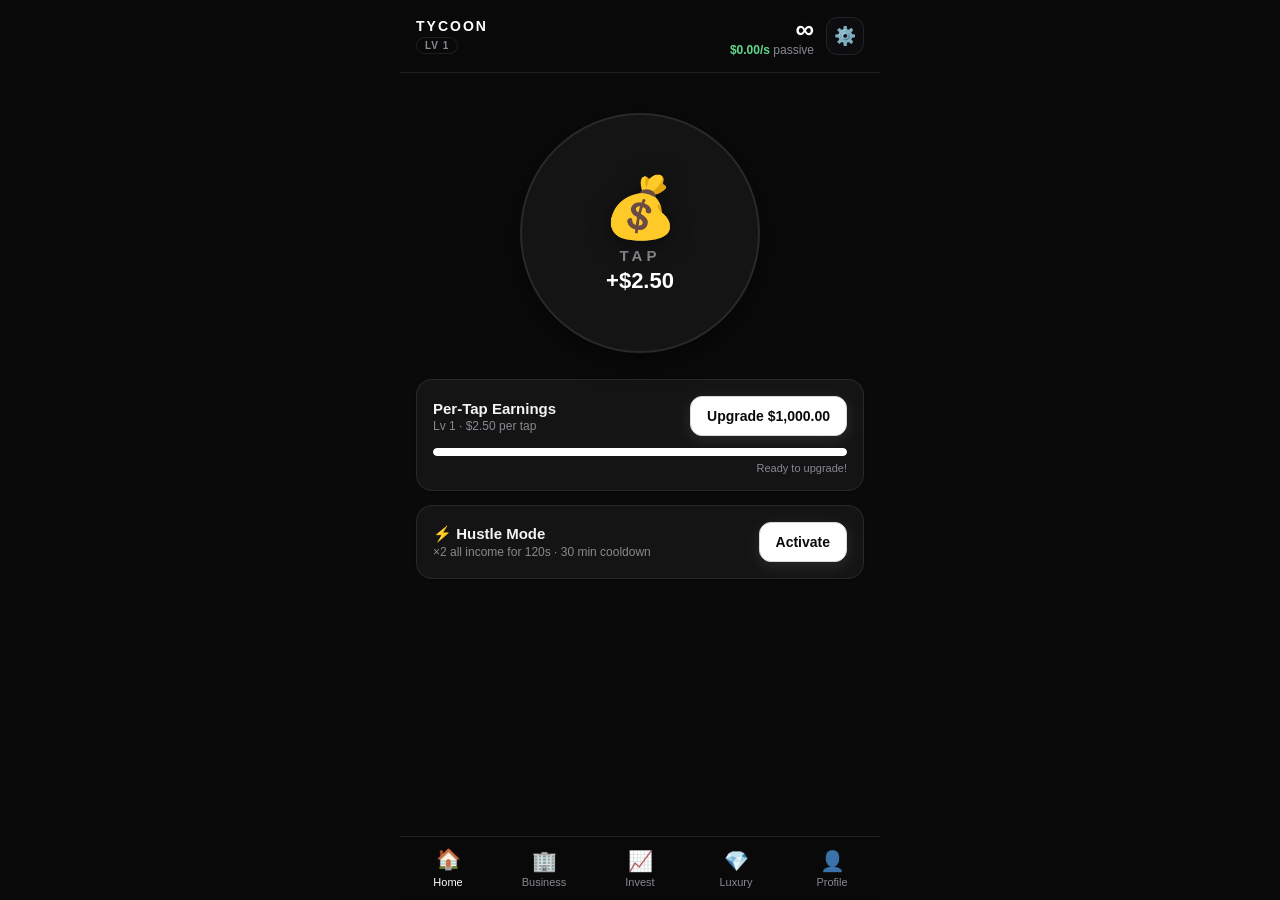
<file: index.html>
<!DOCTYPE html>
<html lang="en">
<head>
  <meta charset="UTF-8" />
  <meta name="viewport" content="width=device-width, initial-scale=1.0, maximum-scale=1.0, user-scalable=no, viewport-fit=cover" />
  <meta name="theme-color" content="#0A0A0B" />
  <meta name="apple-mobile-web-app-capable" content="yes" />
  <meta name="apple-mobile-web-app-status-bar-style" content="default" />
  <meta name="apple-mobile-web-app-title" content="Tycoon" />
  <title>Tycoon — Idle Business Empire</title>
  <!-- Apply the saved theme before first paint to avoid a flash. Default dark. -->
  <script>
    try {
      if (localStorage.getItem('tycoon_theme') === 'light') {
        document.documentElement.setAttribute('data-theme', 'light');
        var m = document.querySelector('meta[name="theme-color"]');
        if (m) m.setAttribute('content', '#FAFAF8');
      }
    } catch (e) {}
  </script>
  <link rel="manifest" href="manifest.json" />
  <link rel="icon" href="icons/icon.svg" type="image/svg+xml" />
  <link rel="apple-touch-icon" href="icons/icon-192.png" />
  <link rel="stylesheet" href="css/styles.css" />
</head>
<body>
  <div id="app" class="app">

    <!-- Top bar: balance + income/sec -->
    <header class="topbar">
      <div class="topbar-inner">
        <div class="brand-block">
          <div class="brand">TYCOON</div>
          <div id="levelBadge" class="level-badge">LV 1</div>
        </div>
        <div class="topbar-right">
          <div class="balance-block">
            <div id="balanceValue" class="balance">$0</div>
            <div class="income"><span id="incomeRate">$0/s</span> passive</div>
          </div>
          <button id="settingsBtn" class="topbar-gear" aria-label="Settings">⚙️</button>
        </div>
      </div>
    </header>

    <!-- Active tab content is rendered here -->
    <main id="tabBody" class="tab-body"></main>

    <!-- Bottom navigation (populated by ui.js) -->
    <nav id="bottomNav" class="bottom-nav"></nav>
  </div>

  <!-- Scripts: order matters (dependencies load before consumers) -->
  <script src="js/format.js"></script>
  <script src="js/chart.js"></script>
  <script src="js/logos.js"></script>
  <script src="js/data/businesses.js"></script>
  <script src="js/data/properties.js"></script>
  <script src="js/data/progression.js"></script>
  <script src="js/data/markets.js"></script>
  <script src="js/data/stocks.js"></script>
  <script src="js/data/assets.js"></script>
  <script src="js/data/techco.js"></script>
  <script src="js/data/techspecs.js"></script>
  <script src="js/data/bizdefs.js"></script>
  <script src="js/data/research.js"></script>
  <script src="js/data/signature.js"></script>
  <script src="js/data/employees.js"></script>
  <script src="js/data/marketing.js"></script>
  <script src="js/state.js"></script>
  <script src="js/engine.js"></script>
  <script src="js/mechanics.js"></script>
  <script src="js/progression.js"></script>
  <script src="js/market.js"></script>
  <script src="js/techco.js"></script>
  <script src="js/assets.js"></script>
  <script src="js/tap.js"></script>
  <script src="js/businesses.js"></script>
  <script src="js/bizdash.js"></script>
  <script src="js/storepage.js"></script>
  <script src="js/invest.js"></script>
  <script src="js/hiring.js"></script>
  <script src="js/marketing.js"></script>
  <script src="js/banking.js"></script>
  <script src="js/legal.js"></script>
  <script src="js/tax.js"></script>
  <script src="js/training.js"></script>
  <script src="js/shop.js"></script>
  <script src="js/assetstab.js"></script>
  <script src="js/ui.js"></script>
  <script src="js/profile.js"></script>
  <script src="js/main.js"></script>
</body>
</html>
</file>
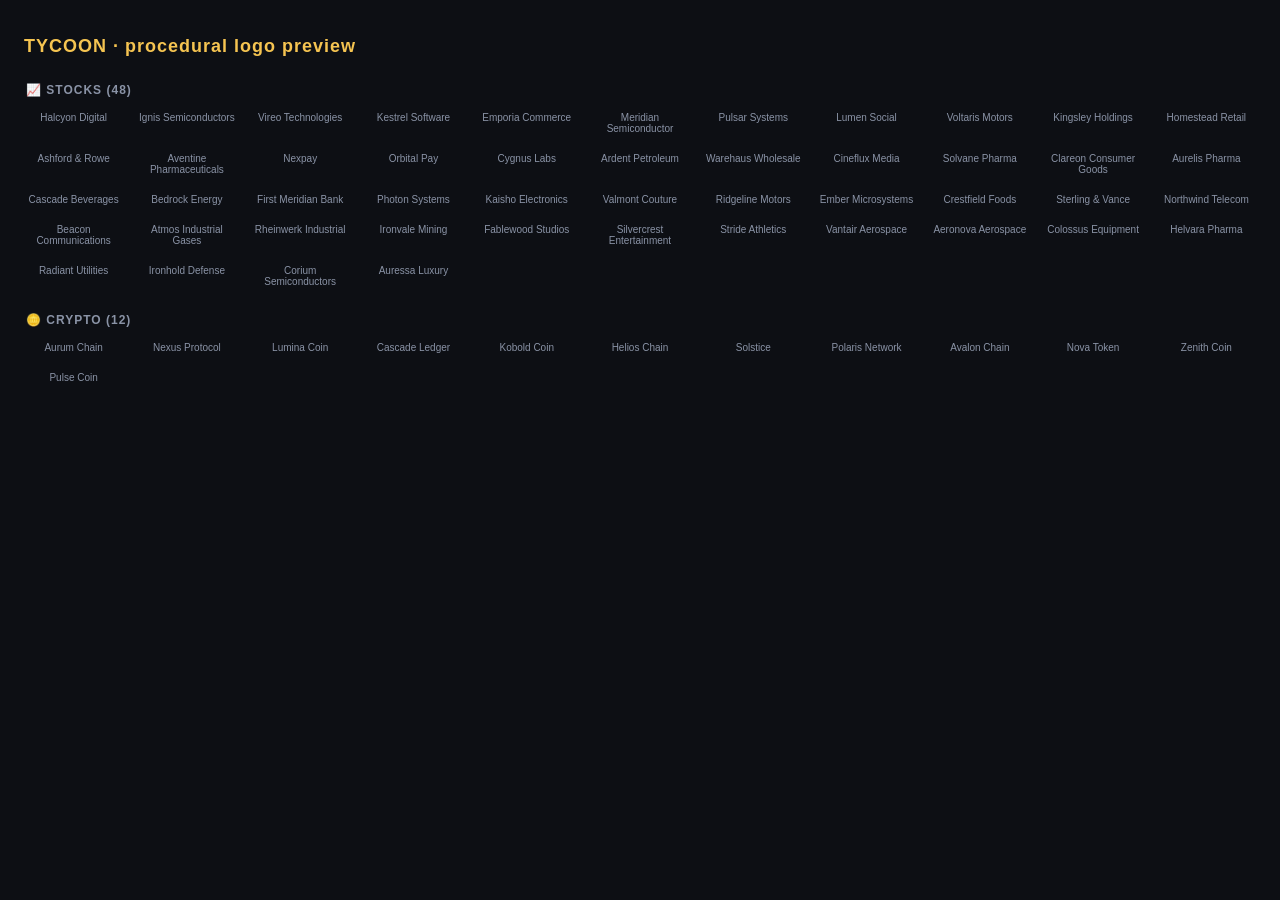
<file: logo-preview.html>
<!DOCTYPE html>
<html lang="en">
<head>
<meta charset="UTF-8">
<meta name="viewport" content="width=device-width, initial-scale=1.0">
<title>Tycoon — Logo Preview (dev)</title>
<!-- Dev-only page: renders every asset's generated monogram icon so you can
     judge them at a glance. Not part of the app shell / service-worker cache. -->
<style>
  body { background:#0d0f14; color:#eef1f6; font-family:-apple-system,'Segoe UI',Roboto,sans-serif;
         margin:0; padding:24px; }
  h1 { font-size:18px; color:#f5c451; letter-spacing:1px; }
  h2 { font-size:12px; text-transform:uppercase; letter-spacing:1px; color:#8a93a6; margin:26px 2px 10px; }
  .grid { display:grid; grid-template-columns:repeat(auto-fill,minmax(96px,1fr)); gap:14px; }
  .cell { text-align:center; }
  .cell .logo-tile { width:64px; height:64px; position:relative; display:inline-block; }
  .cell .logo-tile svg { width:100%; height:100%; display:block; }
  .nm { font-size:10px; color:#8a93a6; margin-top:5px; word-break:break-word; }
</style>
</head>
<body>
<h1>TYCOON · procedural logo preview</h1>
<div id="root"></div>
<script src="js/data/markets.js"></script>
<script src="js/data/stocks.js"></script>
<script src="js/logos.js"></script>
<script>
  const root = document.getElementById('root');
  for (const g of MARKET_GROUPS) {
    const items = ASSET_DEFS.filter((d) => d.group === g.id);
    if (!items.length) continue;
    root.insertAdjacentHTML('beforeend', `<h2>${g.icon} ${g.label} (${items.length})</h2>
      <div class="grid">${items.map((d) =>
        `<div class="cell">${Logos.tile(d)}<div class="nm">${d.name}</div></div>`).join('')}</div>`);
  }
</script>
</body>
</html>
</file>
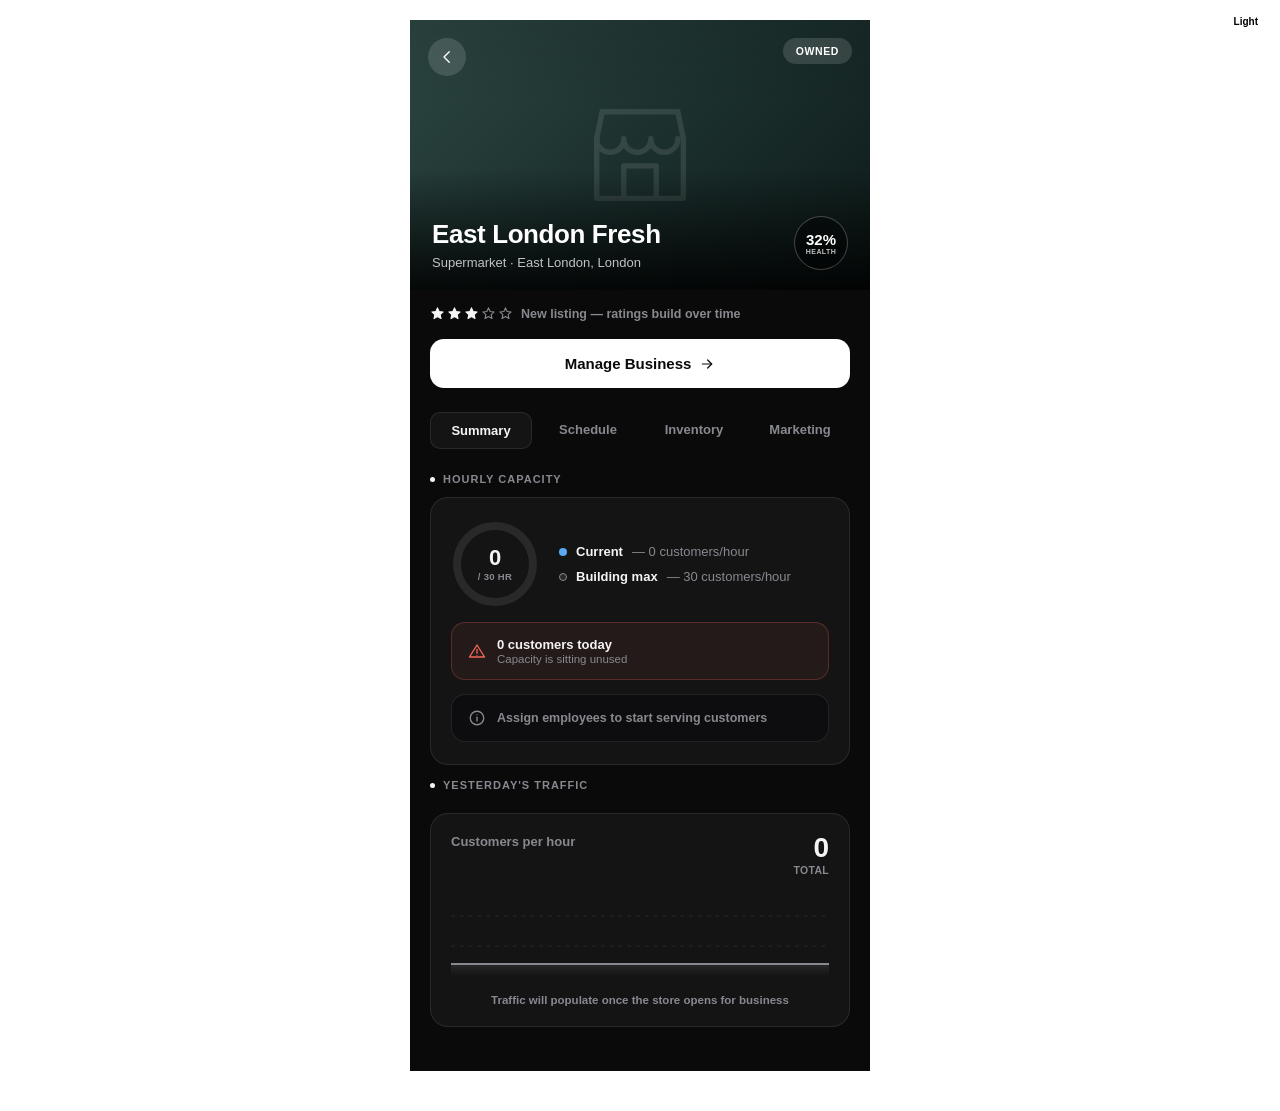
<file: store-pages-reworked.html>
<!doctype html>
<html lang="en">
<head>
<meta charset="UTF-8">
<meta name="viewport" content="width=device-width, initial-scale=1.0">
<title>Store Pages — Reworked</title>
<style>
  *{box-sizing:border-box; margin:0; padding:0;}
  body{font-family:'Inter','Helvetica Neue',Arial,sans-serif; padding:20px 0 40px;}

  .dark{--bg:#0A0A0B; --bg-mid:#0D0D0F; --surface:rgba(255,255,255,0.045); --border:rgba(255,255,255,0.09); --text:#F4F4F3; --muted:#87898F;
    --green:#5FD98A; --red:#F0665A; --amber:#F5A742; --blue:#5AA9F0; --accent-bg:#FFFFFF; --accent-text:#0A0A0B; background:var(--bg); color:var(--text);}
  .light{--bg:#FAFAF8; --bg-mid:#F3F3F1; --surface:#FFFFFF; --border:rgba(0,0,0,0.08); --text:#101113; --muted:#71747B;
    --green:#1E9E56; --red:#D9483B; --amber:#D9840F; --blue:#1E7FD9; --accent-bg:#101113; --accent-text:#FFFFFF; background:var(--bg); color:var(--text);}

  .icon{width:18px; height:18px; stroke:currentColor; fill:none; stroke-width:1.8; stroke-linecap:round; stroke-linejoin:round; flex:none;}

  .phone{max-width:460px; margin:0 auto; background:var(--bg); padding-bottom:34px; overflow:hidden;}

  /* ============ SHARED ============ */
  .theme-toggle{position:fixed; top:10px; right:10px; z-index:200; display:flex; gap:0; border:1px solid var(--border); border-radius:8px; overflow:hidden; background:var(--surface);}
  .theme-toggle div{padding:6px 12px; font-size:10px; font-weight:700; cursor:pointer; border-right:1px solid var(--border);}
  .theme-toggle div:last-child{border-right:none;}
  .theme-toggle .active{background:var(--text); color:#fff;}

  .view-toggle{position:fixed; bottom:14px; left:20px; z-index:200; display:flex; gap:8px; flex-direction:column;}
  .view-btn{padding:8px 14px; font-size:11px; font-weight:700; border-radius:8px; background:var(--text); color:#fff; border:none; cursor:pointer;}

  .view{display:none;}
  .view.active{display:block;}

  .section-divider{display:flex; align-items:center; gap:8px; margin:0 0 12px;}
  .section-dot{width:5px; height:5px; border-radius:50%; background:var(--text);}
  .section-label{font-size:11px; font-weight:800; letter-spacing:1px; text-transform:uppercase; color:var(--muted);}

  /* ============ PAGE 1: STORE OVERVIEW ============ */
  .hero{height:270px; position:relative; overflow:hidden; background:linear-gradient(135deg, #2c4642 0%, #1a2e2c 55%, #0e1a19 100%);}
  .hero-watermark{position:absolute; inset:0; display:flex; align-items:center; justify-content:center;}
  .hero-watermark .icon{width:130px; height:130px; stroke-width:1; opacity:0.10; color:#fff;}
  .hero-scrim{position:absolute; inset:0; background:linear-gradient(180deg, rgba(0,0,0,0.1) 0%, transparent 32%, transparent 55%, rgba(0,0,0,0.85) 100%);}
  .icon-btn{width:38px; height:38px; border-radius:50%; background:rgba(255,255,255,0.14); backdrop-filter:blur(8px); display:flex; align-items:center; justify-content:center; color:#fff; z-index:2;}
  .icon-btn .icon{width:18px; height:18px;}
  .back-btn{position:absolute; top:18px; left:18px;}
  .owned-chip{position:absolute; top:18px; right:18px; background:rgba(255,255,255,0.14); backdrop-filter:blur(8px); color:#fff; font-size:10.5px; font-weight:800; letter-spacing:0.6px; padding:7px 13px; border-radius:20px; z-index:2;}
  .hero-content{position:absolute; left:22px; right:22px; bottom:20px; z-index:2; display:flex; align-items:flex-end; justify-content:space-between; gap:14px;}
  .hero-title{color:#fff; font-size:26px; font-weight:800; letter-spacing:-0.4px; margin-bottom:5px;}
  .hero-loc{color:rgba(255,255,255,0.75); font-size:13px; font-weight:500;}

  .health-badge{
    width:54px; height:54px; border-radius:50%; background:rgba(0,0,0,0.4); backdrop-filter:blur(8px);
    border:1.5px solid rgba(255,255,255,0.25); display:flex; flex-direction:column; align-items:center; justify-content:center;
    color:#fff; cursor:pointer; flex:none; transition:transform 0.15s;
  }
  .health-badge:hover{transform:scale(1.05);}
  .health-badge .n{font-size:15px; font-weight:800; line-height:1;}
  .health-badge .l{font-size:7px; font-weight:800; letter-spacing:0.4px; opacity:0.75; margin-top:1px;}

  .rating-row{display:flex; align-items:center; gap:8px; padding:16px 20px 4px;}
  .stars{display:flex; gap:2px;}
  .stars .icon{width:15px; height:15px; color:var(--muted);}
  .stars .icon.filled{color:var(--text); fill:var(--text);}
  .rating-note{font-size:12.5px; color:var(--muted); font-weight:600;}

  .action-wrap{padding:14px 20px 6px;}
  .btn-manage-primary{width:100%; padding:16px; border-radius:14px; border:none; background:var(--accent-bg); color:var(--accent-text); font-weight:800; font-size:15px; display:flex; align-items:center; justify-content:center; gap:8px; cursor:pointer; transition:all 0.15s;}
  .btn-manage-primary:hover{transform:translateY(-1px); box-shadow:0 8px 18px rgba(0,0,0,0.2);}
  .btn-manage-primary .icon{width:16px; height:16px;}

  .tabs{display:flex; gap:6px; padding:18px 20px 4px;}
  .tab{flex:1; text-align:center; padding:10px 4px; border-radius:10px; font-size:13px; font-weight:700; color:var(--muted); cursor:pointer; transition:all 0.15s;}
  .tab.active{background:var(--surface); border:1px solid var(--border); color:var(--text);}

  .content{padding:20px 20px 10px;}

  .capacity-card{background:var(--surface); border:1px solid var(--border); border-radius:18px; padding:22px 20px; margin-bottom:14px;}
  .capacity-top{display:flex; align-items:center; gap:20px;}
  .ring-wrap{position:relative; width:88px; height:88px; flex:none;}
  .ring-num{position:absolute; inset:0; display:flex; flex-direction:column; align-items:center; justify-content:center;}
  .ring-num .n{font-size:22px; font-weight:800; line-height:1;}
  .ring-num .d{font-size:9.5px; color:var(--muted); font-weight:700; letter-spacing:0.3px; margin-top:2px;}
  .cap-legend{flex:1; display:flex; flex-direction:column; gap:10px;}
  .legend-item{display:flex; align-items:center; gap:9px; font-size:13px; color:var(--text); font-weight:600;}
  .legend-item .muted{color:var(--muted); font-weight:500;}
  .dot{width:8px; height:8px; border-radius:50%; flex:none;}
  .dot.teal{background:var(--blue);}
  .dot.grey{background:var(--border); border:1px solid var(--muted);}

  .alert-inline, .tip-inline{display:flex; align-items:center; gap:11px; border-radius:14px; padding:14px 16px; margin-top:14px;}
  .alert-inline{background:rgba(240,102,90,0.08); border:1px solid rgba(240,102,90,0.25);}
  .alert-inline .icon{color:var(--red);}
  .alert-inline .txt{font-size:13px; font-weight:700; color:var(--text);}
  .alert-inline .sub{font-size:11.5px; color:var(--muted); font-weight:500; margin-top:1px;}
  .tip-inline{background:var(--bg-mid); border:1px solid var(--border);}
  .tip-inline .icon{color:var(--muted);}
  .tip-inline .txt{font-size:12.5px; font-weight:600; color:var(--muted);}

  .traffic-card{background:var(--surface); border:1px solid var(--border); border-radius:18px; padding:20px; margin-top:22px;}
  .traffic-head{display:flex; align-items:flex-start; justify-content:space-between; margin-bottom:6px;}
  .traffic-sub{font-size:13px; color:var(--muted); font-weight:600;}
  .traffic-total{text-align:right;}
  .traffic-total .num{font-size:28px; font-weight:800; color:var(--text); line-height:1;}
  .traffic-total .lbl{font-size:10.5px; color:var(--muted); font-weight:700; letter-spacing:0.3px; margin-top:2px;}
  .chart-svg{width:100%; height:80px; margin-top:14px;}
  .footer-note{text-align:center; font-size:11.5px; color:var(--muted); font-weight:600; margin-top:14px;}

  /* ============ PAGE 2: PERFORMANCE ============ */
  .p-header{display:flex; align-items:center; gap:14px; padding:18px 20px 0;}
  .p-header-title{font-weight:800; font-size:18px;}
  .p-header-sub{font-size:12px; color:var(--muted); font-weight:600;}

  .health-hero{margin:20px 20px 6px; background:var(--surface); border:1px solid var(--border); border-radius:20px; padding:26px 22px; display:flex; align-items:center; gap:22px;}
  .health-ring-wrap{position:relative; width:104px; height:104px; flex:none;}
  .health-ring-num{position:absolute; inset:0; display:flex; flex-direction:column; align-items:center; justify-content:center;}
  .health-ring-num .n{font-size:27px; font-weight:800; line-height:1;}
  .health-ring-num .d{font-size:9px; color:var(--muted); font-weight:700; letter-spacing:0.4px; margin-top:2px;}
  .health-copy .status{font-size:16px; font-weight:800; margin-bottom:5px;}
  .health-copy .desc{font-size:12.5px; color:var(--muted); font-weight:500; line-height:1.5;}

  .cat-tabs{display:flex; gap:8px; padding:18px 20px 4px; overflow-x:auto;}
  .cat-tab{display:flex; align-items:center; gap:7px; padding:10px 15px; border-radius:20px; border:1.5px solid var(--border); background:var(--surface); font-size:12.5px; font-weight:700; color:var(--muted); white-space:nowrap; cursor:pointer; transition:all 0.15s; flex:none;}
  .cat-tab .icon{width:15px; height:15px;}
  .cat-tab.active{background:var(--accent-bg); border-color:var(--accent-bg); color:var(--accent-text);}

  .cat-panel{display:none; padding:18px 20px 10px;}
  .cat-panel.active{display:block;}

  .card{background:var(--surface); border:1px solid var(--border); border-radius:18px; padding:20px 20px 18px; margin-bottom:14px;}
  .card-title-row{display:flex; align-items:center; justify-content:space-between; margin-bottom:16px;}
  .card-title{display:flex; align-items:center; gap:10px; font-weight:800; font-size:15px;}
  .card-title .icon{width:19px; height:19px; color:var(--text);}
  .card-badge{font-size:12px; font-weight:800; padding:4px 11px; border-radius:20px;}

  .metric-row{margin-bottom:16px;}
  .metric-row:last-child{margin-bottom:0;}
  .metric-head{display:flex; align-items:center; justify-content:space-between; margin-bottom:7px;}
  .metric-label{display:flex; align-items:center; gap:8px; font-size:12px; font-weight:800; letter-spacing:0.3px; color:var(--muted); text-transform:uppercase;}
  .metric-label .icon{width:14px; height:14px;}
  .metric-val{font-size:14px; font-weight:800;}
  .bar-track{height:9px; border-radius:20px; background:var(--bg-mid); overflow:hidden;}
  .bar-fill{height:100%; border-radius:20px; width:0; transition:width 0.7s cubic-bezier(.4,0,.2,1);}

  .sec-item{display:flex; align-items:center; gap:12px; padding:12px 0; border-top:1px solid var(--border);}
  .sec-icon{width:32px; height:32px; border-radius:9px; background:var(--bg-mid); display:flex; align-items:center; justify-content:center; flex:none; color:var(--blue);}
  .sec-icon .icon{width:16px; height:16px;}
  .sec-label{flex:1; font-size:13.5px; font-weight:700;}
  .sec-count{font-size:13px; font-weight:800; color:var(--muted); background:var(--bg-mid); padding:4px 10px; border-radius:8px;}

  .sec-alert{display:flex; align-items:flex-start; gap:10px; background:rgba(245,167,66,0.1); border:1px solid rgba(245,167,66,0.3); border-radius:12px; padding:12px 14px; margin-top:14px; font-size:12px; color:var(--text); font-weight:600; line-height:1.5;}
  .sec-alert .icon{color:var(--amber); margin-top:1px;}

  .rev-amount{font-size:38px; font-weight:800; letter-spacing:-0.5px; margin:4px 0 16px;}
  .rev-expand{display:flex; align-items:center; justify-content:space-between; padding-top:14px; border-top:1px solid var(--border); cursor:pointer;}
  .rev-expand .lbl{display:flex; align-items:center; gap:8px; font-size:14px; font-weight:700; color:var(--blue);}
  .rev-expand .chev{color:var(--muted); transition:transform 0.2s;}
  .rev-expand.open .chev{transform:rotate(180deg);}
  .rev-body{max-height:0; overflow:hidden; transition:max-height 0.3s ease;}
  .rev-body.open{max-height:200px;}
  .rev-line{display:flex; justify-content:space-between; padding:12px 0; font-size:13px; font-weight:600; color:var(--muted); border-top:1px solid var(--border);}
  .rev-line span:last-child{color:var(--text); font-weight:700;}
</style>
</head>
<body>

<!-- ICON LIBRARY -->
<svg style="display:none">
<defs>
  <symbol id="i-chevron-left" viewBox="0 0 24 24"><path d="M15 5l-7 7 7 7"/></symbol>
  <symbol id="i-star" viewBox="0 0 24 24"><path d="M12 3l2.6 5.9 6.4.6-4.8 4.3 1.4 6.3L12 16.9 6.4 20.1l1.4-6.3L3 9.5l6.4-.6L12 3z"/></symbol>
  <symbol id="i-alert" viewBox="0 0 24 24"><path d="M12 4L2 20h20L12 4z"/><line x1="12" y1="10" x2="12" y2="15"/><circle cx="12" cy="18" r="0.8" fill="currentColor" stroke="none"/></symbol>
  <symbol id="i-info" viewBox="0 0 24 24"><circle cx="12" cy="12" r="9"/><line x1="12" y1="11" x2="12" y2="16"/><circle cx="12" cy="7.5" r="0.8" fill="currentColor" stroke="none"/></symbol>
  <symbol id="i-arrow-right" viewBox="0 0 24 24"><path d="M5 12h14"/><path d="M13 6l6 6-6 6"/></symbol>
  <symbol id="i-store" viewBox="0 0 24 24"><path d="M4 9l1-5h14l1 5"/><path d="M4 9v11h16V9"/><path d="M9 20v-6h6v6"/><path d="M4 9c0 1.4 1.1 2.5 2.5 2.5S9 10.4 9 9c0 1.4 1.1 2.5 2.5 2.5S14 10.4 14 9c0 1.4 1.1 2.5 2.5 2.5S19 10.4 19 9"/></symbol>
  <symbol id="i-smile" viewBox="0 0 24 24"><circle cx="12" cy="12" r="9"/><circle cx="9" cy="10" r="1" fill="currentColor" stroke="none"/><circle cx="15" cy="10" r="1" fill="currentColor" stroke="none"/><path d="M8 14c1.2 1.6 2.8 2.4 4 2.4s2.8-.8 4-2.4"/></symbol>
  <symbol id="i-chat" viewBox="0 0 24 24"><path d="M4 5h16v11H9l-4 4V5z"/></symbol>
  <symbol id="i-tag" viewBox="0 0 24 24"><path d="M20 12l-8 8-9-9V4h7l10 8z"/><circle cx="8" cy="8" r="1.3" fill="currentColor" stroke="none"/></symbol>
  <symbol id="i-home" viewBox="0 0 24 24"><path d="M4 11l8-6 8 6"/><path d="M6 10v9h12v-9"/></symbol>
  <symbol id="i-check-shield" viewBox="0 0 24 24"><path d="M12 3l7 3v6c0 4.5-3 7.5-7 9-4-1.5-7-4.5-7-9V6l7-3z"/><path d="M9 12l2 2 4-4"/></symbol>
  <symbol id="i-megaphone" viewBox="0 0 24 24"><path d="M3 10v4h3l6 4V6L6 10H3z"/><path d="M14 9a4 4 0 0 1 0 6"/></symbol>
  <symbol id="i-trending" viewBox="0 0 24 24"><polyline points="3,17 9,11 13,15 21,7"/><polyline points="15,7 21,7 21,13"/></symbol>
  <symbol id="i-target" viewBox="0 0 24 24"><circle cx="12" cy="12" r="8"/><circle cx="12" cy="12" r="4.3"/><circle cx="12" cy="12" r="1" fill="currentColor" stroke="none"/></symbol>
  <symbol id="i-shield" viewBox="0 0 24 24"><path d="M12 3l8 3v6c0 5-3.5 8-8 9-4.5-1-8-4-8-9V6l8-3z"/></symbol>
  <symbol id="i-camera" viewBox="0 0 24 24"><rect x="3" y="8" width="14" height="10" rx="2"/><path d="M17 11l4-2v8l-4-2"/><circle cx="10" cy="13" r="2.4"/></symbol>
  <symbol id="i-door" viewBox="0 0 24 24"><rect x="6" y="3" width="12" height="18" rx="1"/><circle cx="15" cy="12" r="1" fill="currentColor" stroke="none"/></symbol>
  <symbol id="i-wallet" viewBox="0 0 24 24"><rect x="3" y="6" width="18" height="13" rx="2"/><path d="M16.5 12h3.5v3h-3.5a1.5 1.5 0 0 1 0-3z"/></symbol>
  <symbol id="i-chevron-down" viewBox="0 0 24 24"><path d="M6 9l6 6 6-6"/></symbol>
</defs>
</svg>

<div class="theme-toggle">
  <div class="active" onclick="switchTheme('dark')">Dark</div>
  <div onclick="switchTheme('light')">Light</div>
</div>

<div class="view-toggle">
  <button class="view-btn" onclick="switchView('store')">Store Overview</button>
  <button class="view-btn" onclick="switchView('perf')">Performance</button>
</div>

<!-- VIEW 1: STORE OVERVIEW -->
<div class="phone dark view active" id="store">

  <div class="hero">
    <div class="hero-watermark"><svg class="icon"><use href="#i-store"/></svg></div>
    <div class="hero-scrim"></div>
    <div class="icon-btn back-btn"><svg class="icon"><use href="#i-chevron-left"/></svg></div>
    <div class="owned-chip">OWNED</div>
    <div class="hero-content">
      <div>
        <div class="hero-title">East London Fresh</div>
        <div class="hero-loc">Supermarket · East London, London</div>
      </div>
      <div class="health-badge" onclick="switchView('perf')">
        <div class="n">32%</div>
        <div class="l">HEALTH</div>
      </div>
    </div>
  </div>

  <div class="rating-row">
    <div class="stars" id="starsRow"></div>
    <div class="rating-note">New listing — ratings build over time</div>
  </div>

  <div class="action-wrap">
    <button class="btn-manage-primary">Manage Business <svg class="icon"><use href="#i-arrow-right"/></svg></button>
  </div>

  <div class="tabs">
    <div class="tab active">Summary</div>
    <div class="tab">Schedule</div>
    <div class="tab">Inventory</div>
    <div class="tab">Marketing</div>
  </div>

  <div class="content">
    <div class="section-divider"><div class="section-dot"></div><div class="section-label">Hourly Capacity</div></div>

    <div class="capacity-card">
      <div class="capacity-top">
        <div class="ring-wrap">
          <svg width="88" height="88" viewBox="0 0 88 88">
            <circle cx="44" cy="44" r="38" fill="none" stroke="var(--border)" stroke-width="8"/>
            <circle cx="44" cy="44" r="38" fill="none" stroke="var(--blue)" stroke-width="8" stroke-dasharray="238.76" stroke-dashoffset="238.76" stroke-linecap="round" transform="rotate(-90 44 44)"/>
          </svg>
          <div class="ring-num"><div class="n">0</div><div class="d">/ 30 HR</div></div>
        </div>
        <div class="cap-legend">
          <div class="legend-item"><span class="dot teal"></span> Current <span class="muted">— 0 customers/hour</span></div>
          <div class="legend-item"><span class="dot grey"></span> Building max <span class="muted">— 30 customers/hour</span></div>
        </div>
      </div>

      <div class="alert-inline">
        <svg class="icon"><use href="#i-alert"/></svg>
        <div><div class="txt">0 customers today</div><div class="sub">Capacity is sitting unused</div></div>
      </div>

      <div class="tip-inline">
        <svg class="icon"><use href="#i-info"/></svg>
        <div class="txt">Assign employees to start serving customers</div>
      </div>
    </div>

    <div class="section-divider"><div class="section-dot"></div><div class="section-label">Yesterday's Traffic</div></div>

    <div class="traffic-card">
      <div class="traffic-head">
        <div class="traffic-sub">Customers per hour</div>
        <div class="traffic-total"><div class="num">0</div><div class="lbl">TOTAL</div></div>
      </div>
      <svg class="chart-svg" viewBox="0 0 300 80" preserveAspectRatio="none">
        <defs><linearGradient id="fadeFill" x1="0" y1="0" x2="0" y2="1"><stop offset="0%" stop-color="var(--muted)" stop-opacity="0.18"/><stop offset="100%" stop-color="var(--muted)" stop-opacity="0"/></linearGradient></defs>
        <line x1="0" y1="20" x2="300" y2="20" stroke="var(--border)" stroke-width="1" stroke-dasharray="3 4"/>
        <line x1="0" y1="50" x2="300" y2="50" stroke="var(--border)" stroke-width="1" stroke-dasharray="3 4"/>
        <path d="M0,68 L300,68 L300,80 L0,80 Z" fill="url(#fadeFill)"/>
        <path d="M0,68 L300,68" fill="none" stroke="var(--muted)" stroke-width="2" stroke-linecap="round"/>
      </svg>
      <div class="footer-note">Traffic will populate once the store opens for business</div>
    </div>
  </div>
</div>

<!-- VIEW 2: PERFORMANCE -->
<div class="phone dark view" id="perf">

  <div class="p-header">
    <div class="icon-btn" style="position:static; background:var(--surface); border:1px solid var(--border); color:var(--text);" onclick="switchView('store')"><svg class="icon"><use href="#i-chevron-left"/></svg></div>
    <div>
      <div class="p-header-title">East London Fresh</div>
      <div class="p-header-sub">Performance Overview</div>
    </div>
  </div>

  <div class="health-hero">
    <div class="health-ring-wrap">
      <svg width="104" height="104" viewBox="0 0 104 104">
        <circle cx="52" cy="52" r="44" fill="none" stroke="var(--border)" stroke-width="9"/>
        <circle id="healthRing" cx="52" cy="52" r="44" fill="none" stroke="var(--amber)" stroke-width="9" stroke-dasharray="276.5" stroke-dashoffset="276.5" stroke-linecap="round" transform="rotate(-90 52 52)"/>
      </svg>
      <div class="health-ring-num"><div class="n">32%</div><div class="d">SCORE</div></div>
    </div>
    <div class="health-copy">
      <div class="status" style="color:var(--amber);">Needs Attention</div>
      <div class="desc">Low satisfaction and no security coverage are dragging this store down — start with staffing.</div>
    </div>
  </div>

  <div class="cat-tabs">
    <div class="cat-tab active" onclick="switchCat('sat', this)"><svg class="icon"><use href="#i-smile"/></svg> Satisfaction</div>
    <div class="cat-tab" onclick="switchCat('promo', this)"><svg class="icon"><use href="#i-megaphone"/></svg> Promotion</div>
    <div class="cat-tab" onclick="switchCat('sec', this)"><svg class="icon"><use href="#i-shield"/></svg> Security</div>
    <div class="cat-tab" onclick="switchCat('rev', this)"><svg class="icon"><use href="#i-wallet"/></svg> Revenue</div>
  </div>

  <!-- SATISFACTION PANEL -->
  <div class="cat-panel active" id="panel-sat">
    <div class="card">
      <div class="card-title-row"><div class="card-title"><svg class="icon"><use href="#i-smile"/></svg> Satisfaction</div></div>

      <div class="metric-row">
        <div class="metric-head"><div class="metric-label"><svg class="icon"><use href="#i-smile"/></svg> Satisfaction</div><div class="metric-val" style="color:var(--amber);">47%</div></div>
        <div class="bar-track"><div class="bar-fill" data-w="47" style="background:var(--amber);"></div></div>
      </div>
      <div class="metric-row">
        <div class="metric-head"><div class="metric-label"><svg class="icon"><use href="#i-chat"/></svg> Customer Service</div><div class="metric-val" style="color:var(--red);">0%</div></div>
        <div class="bar-track"><div class="bar-fill" data-w="2" style="background:var(--red);"></div></div>
      </div>
      <div class="metric-row">
        <div class="metric-head"><div class="metric-label"><svg class="icon"><use href="#i-tag"/></svg> Pricing</div><div class="metric-val" style="color:var(--green);">75%</div></div>
        <div class="bar-track"><div class="bar-fill" data-w="75" style="background:var(--green);"></div></div>
      </div>
      <div class="metric-row">
        <div class="metric-head"><div class="metric-label"><svg class="icon"><use href="#i-home"/></svg> Interior</div><div class="metric-val" style="color:var(--amber);">60%</div></div>
        <div class="bar-track"><div class="bar-fill" data-w="60" style="background:var(--amber);"></div></div>
      </div>
      <div class="metric-row">
        <div class="metric-head"><div class="metric-label"><svg class="icon"><use href="#i-check-shield"/></svg> Cleanliness</div><div class="metric-val" style="color:var(--green);">100%</div></div>
        <div class="bar-track"><div class="bar-fill" data-w="100" style="background:var(--green);"></div></div>
      </div>
    </div>
  </div>

  <!-- PROMOTION PANEL -->
  <div class="cat-panel" id="panel-promo">
    <div class="card">
      <div class="card-title-row"><div class="card-title"><svg class="icon"><use href="#i-megaphone"/></svg> Promotion</div></div>

      <div class="metric-row">
        <div class="metric-head"><div class="metric-label"><svg class="icon"><use href="#i-megaphone"/></svg> Promotion</div><div class="metric-val" style="color:var(--blue);">44%</div></div>
        <div class="bar-track"><div class="bar-fill" data-w="44" style="background:var(--blue);"></div></div>
      </div>
      <div class="metric-row">
        <div class="metric-head"><div class="metric-label"><svg class="icon"><use href="#i-trending"/></svg> Traffic Index</div><div class="metric-val" style="color:var(--amber);">44%</div></div>
        <div class="bar-track"><div class="bar-fill" data-w="44" style="background:var(--amber);"></div></div>
      </div>
      <div class="metric-row">
        <div class="metric-head"><div class="metric-label"><svg class="icon"><use href="#i-target"/></svg> Marketing</div><div class="metric-val" style="color:var(--red);">0%</div></div>
        <div class="bar-track"><div class="bar-fill" data-w="2" style="background:var(--red);"></div></div>
      </div>
    </div>
  </div>

  <!-- SECURITY PANEL -->
  <div class="cat-panel" id="panel-sec">
    <div class="card">
      <div class="card-title-row">
        <div class="card-title"><svg class="icon"><use href="#i-shield"/></svg> Security</div>
        <div class="card-badge" style="background:rgba(240,102,90,0.12); color:var(--red);">0%</div>
      </div>
      <div class="bar-track" style="margin-bottom:16px;"><div class="bar-fill" data-w="2" style="background:var(--red);"></div></div>

      <div class="sec-item"><div class="sec-icon"><svg class="icon"><use href="#i-camera"/></svg></div><div class="sec-label">CCTV Cameras</div><div class="sec-count">0/2</div></div>
      <div class="sec-item"><div class="sec-icon"><svg class="icon"><use href="#i-door"/></svg></div><div class="sec-label">Door Alarms</div><div class="sec-count">0/2</div></div>

      <div class="sec-alert">
        <svg class="icon"><use href="#i-alert"/></svg>
        <span>Security equipment can't be operated because no Security Guard is assigned.</span>
      </div>
    </div>
  </div>

  <!-- REVENUE PANEL -->
  <div class="cat-panel" id="panel-rev">
    <div class="card">
      <div class="card-title-row"><div class="card-title"><svg class="icon"><use href="#i-wallet"/></svg> Revenue</div></div>
      <div class="rev-amount">£0</div>
      <div class="rev-expand" id="revExpand" onclick="toggleExpenses()">
        <div class="lbl"><svg class="icon"><use href="#i-trending"/></svg> Expenses Breakdown</div>
        <svg class="icon chev"><use href="#i-chevron-down"/></svg>
      </div>
      <div class="rev-body" id="revBody">
        <div class="rev-line"><span>Rent</span><span>£2,548.00 /mo</span></div>
        <div class="rev-line"><span>Staff Wages</span><span>£0.00</span></div>
        <div class="rev-line"><span>Inventory</span><span>£0.00</span></div>
      </div>
    </div>
  </div>

</div>

<script>
  function switchTheme(theme){
    document.querySelectorAll('.phone').forEach(el => {el.classList.remove('dark','light'); el.classList.add(theme);});
    document.querySelectorAll('.theme-toggle div').forEach(el => el.classList.remove('active'));
    event.target.classList.add('active');
  }
  function switchView(v){
    document.querySelectorAll('.view').forEach(el => el.classList.remove('active'));
    document.getElementById(v).classList.add('active');
    animateBars(v);
  }
  function switchCat(cat, el){
    document.querySelectorAll('.cat-tab').forEach(t => t.classList.remove('active'));
    el.classList.add('active');
    document.querySelectorAll('.cat-panel').forEach(p => p.classList.remove('active'));
    document.getElementById('panel-'+cat).classList.add('active');
    setTimeout(()=>animateBars('perf'), 20);
  }
  function toggleExpenses(){
    document.getElementById('revExpand').classList.toggle('open');
    document.getElementById('revBody').classList.toggle('open');
  }
  function animateBars(scope){
    const root = document.getElementById(scope);
    root.querySelectorAll('.bar-fill').forEach(b => {
      b.style.width = '0%';
      requestAnimationFrame(()=> requestAnimationFrame(()=>{ b.style.width = b.dataset.w + '%'; }));
    });
  }
  // build star rating (3/5 filled, matches reference)
  const starsRow = document.getElementById('starsRow');
  for(let i=0;i<5;i++){
    const s = document.createElementNS('http://www.w3.org/2000/svg','svg');
    s.setAttribute('class','icon' + (i<3 ? ' filled':''));
    s.innerHTML = '<use href="#i-star"/>';
    starsRow.appendChild(s);
  }
  animateBars('store');
  animateBars('perf');
</script>
</body>
</html>
</file>
<file: css/styles.css>
/* =========================================================================
 * styles.css — ONE monochrome design system, Dark (default) / Light.
 * -------------------------------------------------------------------------
 * Every screen (including what used to be the separate Product Studio/
 * Hiring/Marketing "blueprint" reskin) reads from this single token set —
 * nothing hard-coded. --green/--red are the ONLY colors in the app, reserved
 * strictly for positive/negative money figures.
 *
 * Old token names are kept (--gold, --bg-elev, --line, --danger, ...) as the
 * ones ~450 component rules across this file already reference — only their
 * VALUES changed here, all pointing at the new monochrome palette. New
 * screens should reach for the canonical names directly: --bg, --bg-mid,
 * --surface, --border, --text, --muted, --accent-bg, --accent-text, --green,
 * --red — --gold/--bg-elev/--bg-elev-2/--line/--danger/--accent-ink are
 * exact aliases of --accent-bg/--surface/--bg-mid/--border/--red/--accent-text
 * respectively, kept only so the existing call sites don't all need touching.
 * ========================================================================= */
:root {
  /* ---- Dark (default) ---- */
  --bg:        #0A0A0B;
  --bg-mid:    #0D0D0F;
  --surface:   rgba(255, 255, 255, 0.045);
  --border:    rgba(255, 255, 255, 0.09);
  --text:      #F4F4F3;
  --muted:     #87898F;
  --accent-bg: #FFFFFF;
  --accent-text: #0A0A0B;
  --accent-deep: #D8D8D6;              /* pressed/hover shade of the accent */
  --accent-glow: rgba(255, 255, 255, 0.10); /* soft tint for active/selected states */
  --green:     #5FD98A;
  --red:       #E2665A;
  --green-soft: rgba(95, 217, 138, 0.15);
  --red-soft:  rgba(226, 102, 90, 0.15);

  /* ---- Store Overview / Performance page accent palette — a DELIBERATE,
     requested color exception ported from that page's own design reference
     (store-pages-reworked.html), fixed identically across both themes on
     purpose. Scoped strictly to js/storepage.js. ---- */
  --blue:      #5AA9F0;
  --amber:     #F5A742;
  --blue-soft: rgba(90, 169, 240, 0.15);
  --amber-soft: rgba(245, 167, 66, 0.15);

  /* ---- Property listing accent palette — a DELIBERATE, requested color
     exception (like the World Map), fixed identically across both themes
     on purpose so a property's accent never shifts when the player toggles
     theme. Scoped strictly to property listings + BizDash's tab bar; every
     other button/stat in the app stays on the monochrome system above. ---- */
  --color-1: #FF6B6B; /* red/coral */
  --color-2: #4ECDC4; /* teal */
  --color-3: #FFE66D; /* yellow/gold */
  --color-4: #95E1D3; /* mint green */
  /* --color-3 as a background/border tint reads fine, but as plain TEXT its
     contrast fails badly on light surfaces — this darker variant is used
     anywhere --color-3 needs to be legible body text. */
  --color-3-text: #B8960B;

  /* ---- Back-compat aliases — every existing var(--X) call site below
     keeps working unchanged, now resolving to the new monochrome values. ---- */
  --bg-elev:   var(--surface);
  --bg-elev-2: var(--bg-mid);
  --line:      var(--border);
  --gold:      var(--accent-bg);
  --gold-deep: var(--accent-deep);
  --gold-glow: var(--accent-glow);
  --danger:    var(--red);
  --accent-ink: var(--accent-text);

  --topbar-bg: rgba(10, 10, 11, 0.92);
  --nav-bg:    rgba(10, 10, 11, 0.96);
  --shadow:    rgba(0, 0, 0, 0.5);
  --chart-grid: rgba(255, 255, 255, 0.07);
  --chart-fill-top: rgba(255, 255, 255, 0.14);
  --chart-fill-bot: rgba(255, 255, 255, 0);
  --radius:    16px;
  --nav-h:     64px;
  --top-h:     72px;
}
:root[data-theme="light"] {
  --bg:        #FAFAF8;
  --bg-mid:    #F3F3F1;
  --surface:   #FFFFFF;
  --border:    rgba(0, 0, 0, 0.08);
  --text:      #101113;
  --muted:     #71747B;
  --accent-bg: #101113;
  --accent-text: #FFFFFF;
  --accent-deep: #000000;
  --accent-glow: rgba(0, 0, 0, 0.06);
  --green:     #1E9E56;
  --red:       #C4453A;
  --green-soft: rgba(30, 158, 86, 0.12);
  --red-soft:  rgba(196, 69, 58, 0.12);

  --blue:      #1E7FD9;
  --amber:     #D9840F;
  --blue-soft: rgba(30, 127, 217, 0.12);
  --amber-soft: rgba(217, 132, 15, 0.12);

  --topbar-bg: rgba(250, 250, 248, 0.92);
  --nav-bg:    rgba(255, 255, 255, 0.96);
  --shadow:    rgba(16, 17, 19, 0.08);
  --chart-grid: rgba(0, 0, 0, 0.06);
  --chart-fill-top: rgba(16, 17, 19, 0.10);
  --chart-fill-bot: rgba(16, 17, 19, 0);
}

* { box-sizing: border-box; margin: 0; padding: 0; }

html, body {
  height: 100%;
  background: var(--bg);
  color: var(--text);
  font-family: -apple-system, BlinkMacSystemFont, 'Segoe UI', Roboto, Helvetica, Arial, sans-serif;
  -webkit-font-smoothing: antialiased;
  overscroll-behavior: none;
  user-select: none;
  -webkit-user-select: none;
  -webkit-tap-highlight-color: transparent;
}

.app {
  max-width: 480px;
  margin: 0 auto;
  min-height: 100%;
  position: relative;
}

/* ---------------------------------------------------------------- Top bar */
.topbar {
  position: sticky;
  top: 0;
  z-index: 20;
  background: var(--topbar-bg);
  backdrop-filter: blur(12px);
  border-bottom: 1px solid var(--line);
  padding-top: env(safe-area-inset-top);
}
.topbar-inner {
  height: var(--top-h);
  display: flex;
  align-items: center;
  justify-content: space-between;
  gap: 12px;
  padding: 0 16px;
}
.topbar-right { display: flex; align-items: center; gap: 12px; }
.topbar-gear {
  width: 38px; height: 38px; flex-shrink: 0;
  display: flex; align-items: center; justify-content: center;
  background: var(--bg-elev-2); color: var(--text);
  border: 1px solid var(--line); border-radius: 12px;
  font-size: 18px; cursor: pointer;
}
.topbar-gear:active { transform: scale(0.92); }
.brand {
  font-weight: 800;
  letter-spacing: 2px;
  font-size: 14px;
  color: var(--gold);
  text-shadow: 0 0 14px var(--gold-glow);
}
.balance-block { text-align: right; }
.balance {
  font-size: 26px;
  font-weight: 800;
  color: var(--gold);
  line-height: 1.1;
  font-variant-numeric: tabular-nums;
  text-shadow: 0 0 18px var(--gold-glow);
}
.income { font-size: 12px; color: var(--muted); }
.income span { color: var(--green); font-weight: 600; }

/* ---------------------------------------------------------- Tab body */
.tab-body {
  padding: 18px 16px calc(var(--nav-h) + 28px + env(safe-area-inset-bottom));
  min-height: calc(100vh - var(--top-h) - var(--nav-h));
}

/* ---------------------------------------------------------- Bottom nav */
.bottom-nav {
  position: fixed;
  bottom: 0; left: 50%;
  transform: translateX(-50%);
  width: 100%;
  max-width: 480px;
  height: calc(var(--nav-h) + env(safe-area-inset-bottom));
  padding-bottom: env(safe-area-inset-bottom);
  display: flex;
  background: var(--nav-bg);
  backdrop-filter: blur(12px);
  border-top: 1px solid var(--line);
  z-index: 30;
}
.nav-btn {
  flex: 1;
  background: none;
  border: none;
  color: var(--muted);
  display: flex;
  flex-direction: column;
  align-items: center;
  justify-content: center;
  gap: 3px;
  font-size: 11px;
  cursor: pointer;
  transition: color 0.15s;
}
.nav-icon { font-size: 20px; filter: grayscale(0.4); transition: transform 0.15s; }
.nav-btn.active { color: var(--gold); }
.nav-btn.active .nav-icon { filter: none; transform: translateY(-2px); }

/* ---------------------------------------------------------- Cards */
.card {
  background: var(--bg-elev);
  border: 1px solid var(--line);
  border-radius: var(--radius);
  padding: 16px;
  margin-bottom: 14px;
  box-shadow: 0 1px 3px var(--shadow);
}
.card-row { display: flex; align-items: center; justify-content: space-between; gap: 12px; }
.card-title { font-weight: 700; font-size: 15px; }
.card-sub { font-size: 12px; color: var(--muted); margin-top: 2px; }

/* ---------------------------------------------------------- Buttons */
.btn {
  background: var(--bg-elev-2);
  color: var(--text);
  border: 1px solid var(--line);
  border-radius: 12px;
  padding: 11px 16px;
  font-size: 14px;
  font-weight: 700;
  cursor: pointer;
  transition: transform 0.08s, filter 0.15s, opacity 0.15s;
}
.btn:active { transform: scale(0.96); }
.btn:disabled { opacity: 0.45; cursor: not-allowed; }
.btn-gold {
  background: var(--gold);
  color: var(--accent-ink);
  border-color: var(--gold-deep);
  box-shadow: 0 4px 16px var(--gold-glow);
}
/* Property listing's primary action (Pay Deposit) ONLY — a dedicated class,
   not a change to .btn-gold, so this coral gradient stays scoped to the
   property listing page and never bleeds into the app's other buttons. */
.btn-deposit {
  background: linear-gradient(135deg, var(--color-1), #FF9966);
  color: #FFFFFF;
  border-color: transparent;
  box-shadow: 0 4px 18px rgba(255, 107, 107, 0.4);
}
.btn-sm { padding: 7px 12px; font-size: 13px; border-radius: 10px; }
.btn-wide { width: 100%; margin-top: 12px; }

/* ---------------------------------------------------------- Tap zone */
.tap-wrap { display: flex; flex-direction: column; align-items: center; }
.tap-zone {
  width: 240px; height: 240px;
  border-radius: 50%;
  border: 2px solid var(--border);
  background: var(--surface);
  color: var(--text);
  display: flex; flex-direction: column;
  align-items: center; justify-content: center;
  gap: 4px;
  cursor: pointer;
  position: relative;
  margin: 22px 0 26px;
  box-shadow: 0 8px 24px var(--shadow);
  transition: transform 0.06s;
  touch-action: manipulation;
}
.tap-coin { font-size: 60px; filter: drop-shadow(0 4px 10px rgba(0,0,0,0.5)); }
.tap-label { font-weight: 800; letter-spacing: 4px; font-size: 15px; color: var(--muted); }
.tap-value { font-size: 22px; font-weight: 800; color: var(--gold); font-variant-numeric: tabular-nums; }
.tap-zone.tap-pop { animation: tapPop 0.18s ease; }
@keyframes tapPop {
  0% { transform: scale(1); }
  40% { transform: scale(0.93); box-shadow: 0 10px 30px var(--shadow); }
  100% { transform: scale(1); }
}

.tap-upgrade { width: 100%; }

/* ---------------------------------------------------------- Progress bar */
.progress {
  height: 8px;
  background: var(--bg-elev-2);
  border-radius: 6px;
  overflow: hidden;
  margin-top: 12px;
}
.progress-fill {
  height: 100%;
  width: 0%;
  background: var(--gold);
  border-radius: 6px;
  transition: width 0.25s ease;
}
.progress-caption { font-size: 11px; color: var(--muted); margin-top: 6px; text-align: right; font-variant-numeric: tabular-nums; }

/* ---------------------------------------------------------- Floaters / coins */
.floater {
  position: fixed;
  transform: translate(-50%, -50%);
  font-weight: 800;
  font-size: 22px;
  color: var(--gold);
  text-shadow: 0 2px 8px rgba(0,0,0,0.6);
  pointer-events: none;
  z-index: 100;
  animation: floatUp 0.9s ease-out forwards;
}
@keyframes floatUp {
  0%   { opacity: 0; transform: translate(-50%, -50%) scale(0.6); }
  20%  { opacity: 1; transform: translate(-50%, -80%) scale(1.1); }
  100% { opacity: 0; transform: translate(-50%, -180%) scale(1); }
}
.coin-fx {
  position: fixed;
  transform: translate(-50%, -50%);
  font-size: 20px;
  pointer-events: none;
  z-index: 99;
  animation: coinFly 0.75s ease-out forwards;
}
@keyframes coinFly {
  0%   { opacity: 1; transform: translate(-50%, -50%) scale(0.5); }
  100% { opacity: 0; transform: translate(calc(-50% + var(--dx)), calc(-50% + var(--dy))) scale(1.1) rotate(180deg); }
}

/* ---------------------------------------------------------- Section head */
.section-head {
  display: flex; align-items: baseline; justify-content: space-between;
  margin-bottom: 14px;
}
.section-head h2 { font-size: 20px; font-weight: 800; }
.section-stat { color: var(--green); font-weight: 700; font-size: 14px; font-variant-numeric: tabular-nums; }

/* ---------------------------------------------------------- Business cards */
.biz-card { position: relative; }
.biz-card.not-owned { opacity: 0.96; }
.biz-head { display: flex; align-items: center; gap: 12px; }
.biz-title-wrap { flex: 1; min-width: 0; }
.biz-name { font-weight: 800; font-size: 16px; }
.biz-blurb { font-size: 12px; color: var(--muted); }

/* Owned-business compact card (js/businesses.js ownedCardHTML) — a logo
   tile + name/type + Properties/Value stat strip + chevron, the whole
   card itself the tap target (Manage). Locked/available/not-yet-owned
   cards are untouched and keep using .biz-head/.biz-name/.biz-blurb above. */
.biz-card-tap {
  display: flex; align-items: center; gap: 14px; width: 100%;
  background: none; border: none; padding: 0; margin: 0; font: inherit; color: inherit;
  text-align: left; cursor: pointer;
}
.biz-logo-tile {
  flex-shrink: 0; width: 56px; height: 56px; border-radius: 16px;
  display: flex; align-items: center; justify-content: center;
  box-shadow: inset 0 0 0 1px rgba(255, 255, 255, 0.15);
}
.biz-logo-icon { font-size: 26px; line-height: 1; filter: saturate(0) brightness(10); }
.biz-card-body { flex: 1; min-width: 0; display: flex; flex-direction: column; gap: 7px; }
.biz-card-top { display: flex; align-items: center; gap: 8px; min-width: 0; }
.biz-card-name { font-weight: 800; font-size: 15.5px; white-space: nowrap; overflow: hidden; text-overflow: ellipsis; }
.biz-card-type-pill {
  flex-shrink: 0; font-size: 10.5px; font-weight: 700; color: var(--muted);
  background: var(--bg-elev-2); border: 1px solid var(--line);
  padding: 2px 8px; border-radius: 999px;
}
.biz-card-stats { display: flex; align-items: center; gap: 12px; }
.biz-card-stat { display: flex; flex-direction: column; gap: 1px; }
.biz-card-stat-label { font-size: 10px; color: var(--muted); font-weight: 600; }
.biz-card-stat-value { font-size: 13px; font-weight: 800; color: var(--gold); font-variant-numeric: tabular-nums; }
.biz-card-divider { width: 1px; height: 22px; background: var(--line); flex-shrink: 0; }
.biz-card-chevron { flex-shrink: 0; font-size: 22px; color: var(--muted); line-height: 1; }

.biz-card:has(.biz-card-tap) { transition: transform 0.12s ease, box-shadow 0.12s ease, border-color 0.12s ease; }
.biz-card:has(.biz-card-tap):hover, .biz-card:has(.biz-card-tap:active) {
  transform: translateY(-1px); box-shadow: 0 4px 14px var(--shadow); border-color: var(--text);
}

/* Per-business-type gradient (one per CATEGORY — all 6 Supermarket Chains
   share this one). Deliberate, scoped color exceptions to the app's
   monochrome+gold baseline — distinguishing business types in a scrolling
   list is the explicit point, not decoration. */
.biz-logo-tile-supermarket { background: linear-gradient(135deg, #F5B342, #C6811C); }
.biz-logo-tile-entvenue    { background: linear-gradient(135deg, #F472B6, #BE185D); }
.biz-logo-tile-logistics   { background: linear-gradient(135deg, #2DD4BF, #0F766E); }
.biz-logo-tile-pharma      { background: linear-gradient(135deg, #F87171, #B91C1C); }
.biz-logo-tile-airport     { background: linear-gradient(135deg, #60A5FA, #1D4ED8); }
.biz-logo-tile-ecommerce   { background: linear-gradient(135deg, #FB923C, #C2410C); }
.biz-logo-tile-mining      { background: linear-gradient(135deg, #B08968, #6B4A2F); }
.biz-logo-tile-railway     { background: linear-gradient(135deg, #818CF8, #4338CA); }
.biz-logo-tile-media       { background: linear-gradient(135deg, #C084FC, #7E22CE); }
.biz-logo-tile-gamestudio  { background: linear-gradient(135deg, #E879F9, #A21CAF); }
.biz-logo-tile-automotive  { background: linear-gradient(135deg, #22D3EE, #0E7490); }
.biz-logo-tile-hotels      { background: linear-gradient(135deg, #34D399, #047857); }
.biz-logo-tile-energy      { background: linear-gradient(135deg, #FDE047, #CA8A04); }
.biz-logo-tile-space       { background: linear-gradient(135deg, #64748B, #1E293B); }

/* Small "Chain 2/6" / "5/16 properties" pills — the only UI that spells out
   the Supermarket Chain caps (6 chains, 16 properties each) so it's visible
   without adding a whole new screen. Reuses the muted-caption look already
   used by .biz-blurb rather than introducing a new visual language. */
.biz-chain-badge {
  display: inline-block; font-size: 11px; font-weight: 700; color: var(--muted);
  background: var(--bg-elev-2); border: 1px solid var(--line);
  border-radius: 6px; padding: 1px 6px; margin-top: 4px;
}

/* A quiet reminder note on the property browse screens (setup wizard's
   Property stage + the lightweight Add Property flow) spelling out the
   16-properties-per-chain cap where it's actually relevant. Dashed border
   reads as an aside/note rather than another actionable card, monochrome
   like everything else. */
.biz-max-props-note {
  text-align: center; font-size: 11.5px; color: var(--muted);
  padding: 8px 12px; margin: 10px 0 2px; border-radius: 10px;
  background: var(--bg-elev-2); border: 1px dashed var(--line);
}

/* "My Businesses" card's property strip — only rendered for businesses
   with a real, purchased property (js/businesses.js resolveOwnedProperty).
   A compact row: small photo thumbnail, company name / store type / the
   actual property + location, and a tenure badge, in-flow between the
   card's header and its income stats. */
.biz-owned-strip {
  display: flex; align-items: center; gap: 10px;
  margin-top: 12px; padding: 10px; border-radius: 12px;
  background: var(--bg-elev-2); border: 1px solid var(--line);
}
/* Wraps a .biz-owned-strip in propertyOverviewHTML's Properties list only
   (js/storepage.js StorePage.open) — a plain reset so the inner strip's
   own look is unchanged; other .biz-owned-strip uses (the "My Businesses"
   summary card, the World Map marker card) stay non-interactive divs. */
.biz-owned-strip-btn {
  display: block; width: 100%; background: none; border: none; padding: 0; margin: 0;
  font: inherit; color: inherit; text-align: left; cursor: pointer;
}
.biz-owned-strip-btn:active .biz-owned-strip { opacity: 0.85; }
.biz-owned-thumb {
  position: relative; width: 40px; height: 40px; flex-shrink: 0;
  border-radius: 9px; overflow: hidden; background: var(--bg-mid);
  display: flex; align-items: center; justify-content: center; font-size: 16px;
}
.biz-owned-thumb-img { position: absolute; inset: 0; width: 100%; height: 100%; object-fit: cover; opacity: 1; transition: opacity 0.15s ease; }
.biz-owned-info { flex: 1; min-width: 0; display: flex; flex-direction: column; gap: 1px; }
.biz-owned-name { font-size: 13px; font-weight: 800; color: var(--text); white-space: nowrap; overflow: hidden; text-overflow: ellipsis; }
.biz-owned-meta { font-size: 11px; font-weight: 600; color: var(--muted); white-space: nowrap; overflow: hidden; text-overflow: ellipsis; }
.biz-owned-loc { font-size: 10.5px; color: var(--muted); white-space: nowrap; overflow: hidden; text-overflow: ellipsis; }
.biz-owned-tenure {
  flex-shrink: 0; font-size: 10px; font-weight: 800; letter-spacing: 0.3px;
  color: var(--text); background: var(--surface); border: 1px solid var(--border);
  padding: 4px 8px; border-radius: 999px; white-space: nowrap;
}

/* Rent-vs-buy choice on a property's Manage Business page (js/businesses.js
   propertyOverviewHTML) — two side-by-side options, the currently-active
   one (whichever it already is) picked out with a gold border/tint and a
   checkmark, the other a real actionable button. Renting is genuinely
   ongoing now (js/engine.js businessRentPerSec) — not just flavor — so
   this reads as a real fork in the road, not a single "buy it" prompt. */
.biz-rent-buy-choice { display: flex; gap: 8px; margin-top: 10px; }
.biz-rent-buy-option {
  flex: 1; min-width: 0; border-radius: 12px; padding: 10px 12px;
  background: var(--bg-elev-2); border: 1px solid var(--line);
  display: flex; flex-direction: column; gap: 3px; text-align: left;
  font: inherit; color: inherit;
}
button.biz-rent-buy-option { cursor: pointer; }
button.biz-rent-buy-option:disabled { cursor: default; opacity: 0.55; }
.biz-rent-buy-option.is-active { border-color: var(--gold); background: var(--gold-glow); }
.biz-rent-buy-label { font-size: 10.5px; color: var(--muted); font-weight: 700; text-transform: uppercase; letter-spacing: 0.4px; }
.biz-rent-buy-price { font-size: 14.5px; font-weight: 800; color: var(--text); font-variant-numeric: tabular-nums; }
.biz-rent-buy-check { font-size: 10.5px; color: var(--gold); font-weight: 700; }

/* Owned-card ⋮ menu — a quick Sell shortcut in the corner (js/businesses.js
   ownedCardHTML). Kept minimal: no fill/border on the dots button itself,
   a small monochrome popover for the one menu item it currently has. */
.biz-menu-btn {
  position: absolute; top: 14px; right: 14px; z-index: 2;
  width: 26px; height: 26px; border-radius: 8px; padding: 0;
  display: flex; align-items: center; justify-content: center;
  background: none; border: none; color: var(--muted); cursor: pointer;
}
.biz-menu-btn:active { transform: scale(0.9); }
.biz-menu-dots-svg { width: 4px; height: 16px; display: block; }
.biz-menu-pop {
  position: absolute; top: 40px; right: 12px; z-index: 3;
  background: var(--surface); border: 1px solid var(--border); border-radius: 12px;
  box-shadow: 0 6px 18px var(--shadow); overflow: hidden; min-width: 168px;
}
.biz-menu-item {
  display: block; width: 100%; text-align: left; padding: 10px 14px;
  background: none; border: none; font-family: inherit; cursor: pointer;
  font-size: 13.5px; font-weight: 700; color: var(--text);
}
.biz-menu-item:active { background: var(--bg-elev-2); }
.biz-menu-item-sub { display: block; font-size: 11px; font-weight: 500; color: var(--muted); margin-top: 2px; }

.biz-stats {
  display: flex; gap: 10px; margin-top: 14px;
}
.biz-stats > div {
  flex: 1; background: var(--bg-elev-2); border-radius: 12px; padding: 10px 12px;
  display: flex; flex-direction: column; gap: 2px;
}
.biz-stats .muted { font-size: 11px; }
.biz-stats b { font-size: 15px; font-variant-numeric: tabular-nums; }

/* ---------------------------------------------------------- Upgrade rows */
.upgrade-list { margin-top: 14px; border-top: 1px solid var(--line); padding-top: 10px; }
.upgrade-row {
  display: flex; align-items: center; justify-content: space-between; gap: 10px;
  padding: 8px 0;
}
.upgrade-row.is-done { opacity: 0.6; }
.upgrade-row.is-locked { opacity: 0.5; }
.upgrade-info { display: flex; flex-direction: column; min-width: 0; }
.upgrade-name { font-weight: 700; font-size: 13px; }
.upgrade-desc { font-size: 11px; color: var(--muted); }
.pill {
  font-size: 11px; font-weight: 700; padding: 5px 10px; border-radius: 20px;
  white-space: nowrap;
}
.pill-done { background: var(--green-soft); color: var(--green); }
.pill-locked { background: var(--bg-elev-2); color: var(--muted); }

.gold { color: var(--gold); }
.muted { color: var(--muted); }

/* ---------------------------------------------------------- Coming soon */
.coming-soon {
  text-align: center; padding: 60px 24px;
  display: flex; flex-direction: column; align-items: center; gap: 12px;
}
.cs-badge {
  font-size: 11px; font-weight: 800; letter-spacing: 2px;
  color: var(--gold); border: 1px solid var(--gold-deep);
  padding: 5px 12px; border-radius: 20px;
}
.coming-soon h2 { font-size: 24px; }
.coming-soon p { color: var(--muted); font-size: 14px; max-width: 300px; line-height: 1.5; }

/* ---------------------------------------------------------- Signature pad */
.biz-sig-wrap {
  margin-top: 14px; border: 1px solid var(--line); border-radius: var(--radius);
  background: var(--bg-elev); overflow: hidden;
}
.biz-sig-canvas { display: block; width: 100%; height: 220px; touch-action: none; }
.biz-sig-hint { text-align: center; font-size: 11px; color: var(--muted); margin-top: 8px; }
.biz-sig-actions { display: flex; gap: 10px; margin-top: 14px; }
.biz-sig-actions .btn { flex: 1; }

/* ------------------------------------------------ Premium property listing */
/* Real-estate-style listing page: full-bleed hero, About paragraph, a
   label/value details grid, a key-stats pill bar, then actions. Shared by
   the setup wizard's property screen and the read-only Properties browser
   (js/businesses.js propertyListingHTML) — same markup, different actions. */
.biz-listing-hero {
  position: relative; height: 280px; flex-shrink: 0; margin: 0 -14px; overflow: hidden;
  background: #B7B7B1; /* sidewalk-grey fallback while the SVG loads/if it's ever empty */
}
/* Every property's own generated storefront illustration (js/data/
   properties.js storefrontSVG) — a genuine, unique-per-listing "photo" with
   zero asset weight, since it's inline markup, not an image file. */
.biz-listing-hero-art { position: absolute; inset: 0; }
.biz-listing-hero-art svg { width: 100%; height: 100%; display: block; }
.biz-listing-hero-wash {
  /* A faint colorful color-wash over the storefront art, underneath the
     dark legibility scrim — the "colorful, aesthetic" accent requested for
     the hero, kept subtle enough that it never fights the storefront
     illustration or the name/location text on top of it. */
  position: absolute; inset: 0;
  background: linear-gradient(135deg, rgba(255, 107, 107, 0.15), rgba(78, 205, 196, 0.15));
  mix-blend-mode: soft-light;
}
.biz-listing-hero-scrim {
  position: absolute; inset: 0;
  background: linear-gradient(to bottom, rgba(0, 0, 0, 0) 40%, rgba(0, 0, 0, 0.65) 100%);
}
.biz-listing-hero-text { position: absolute; left: 16px; right: 16px; bottom: 16px; }
.biz-listing-hero-name { color: #FFFFFF; font-size: 24px; font-weight: 800; line-height: 1.15; }
.biz-listing-hero-loc { color: rgba(255, 255, 255, 0.75); font-size: 13px; font-weight: 600; margin-top: 3px; }

/* Favorite heart — top-right of the hero, idle neutral, active = coral fill
   + glow. Purely cosmetic (js/businesses.js getFavorites()); a "fav-pop"
   class replays a quick scale animation on every toggle. */
.biz-fav-btn {
  position: absolute; top: 14px; right: 14px; z-index: 2;
  width: 38px; height: 38px; border-radius: 50%;
  background: rgba(20, 20, 22, 0.55); border: 1px solid rgba(255, 255, 255, 0.35);
  color: #FFFFFF; backdrop-filter: blur(3px);
  display: inline-flex; align-items: center; justify-content: center; cursor: pointer;
}
.biz-fav-btn svg { width: 19px; height: 19px; display: block; }
.biz-fav-btn.is-fav {
  background: var(--color-1); border-color: var(--color-1); color: #FFFFFF;
  box-shadow: 0 0 0 4px rgba(255, 107, 107, 0.25), 0 4px 14px rgba(255, 107, 107, 0.45);
}
.biz-fav-btn.is-fav svg { fill: currentColor; }
.biz-fav-btn.fav-pop { animation: favPop 0.32s ease; }
@keyframes favPop {
  0% { transform: scale(1); }
  35% { transform: scale(1.28); }
  100% { transform: scale(1); }
}

.biz-listing-body { padding-top: 18px; }

.biz-pills {
  display: flex; gap: 8px; background: var(--surface); border: 1px solid var(--border);
  border-radius: var(--radius); padding: 14px 10px; margin-bottom: 20px;
  box-shadow: 0 6px 20px var(--shadow);
}
.biz-pill { flex: 1; display: flex; flex-direction: column; align-items: center; gap: 4px; text-align: center; }
.biz-pill-label { font-size: 9.5px; font-weight: 800; letter-spacing: 0.6px; color: var(--muted); text-transform: uppercase; }
.biz-pill-value { font-size: 16px; font-weight: 800; font-variant-numeric: tabular-nums; }
/* Each metric type keeps its own fixed color across every listing, from the
   shared property-listing accent palette (--color-1..4) — a deliberate
   colorful accent (like the World Map), not the app's usual monochrome
   text. Amenities uses the darker text-safe variant of --color-3 since the
   raw yellow fails contrast as plain text. */
.biz-pill-value.capacity { color: var(--color-1); }
.biz-pill-value.traffic { color: var(--color-2); }
.biz-pill-value.amenities { color: var(--color-3-text); }
.biz-pill-value.value { color: var(--color-4); }

.biz-listing-section-title {
  font-size: 16px; font-weight: 800; margin: 22px 2px 10px;
  display: flex; align-items: center; gap: 8px;
}
.biz-listing-section-title::before {
  content: ''; width: 8px; height: 8px; border-radius: 50%; background: var(--gold);
  flex-shrink: 0;
}
/* Fixed per-section accent, not per-property — About/Details/Amenities
   always carry the same dot color across every one of the 96 listings. */
.biz-listing-section-title.about::before { background: var(--color-1); }
.biz-listing-section-title.details::before { background: var(--color-2); }
.biz-listing-section-title.amenities::before { background: var(--color-4); }
.biz-listing-body > .biz-listing-section-title:first-of-type { margin-top: 0; }
.biz-listing-desc { color: var(--text); font-size: 14px; line-height: 1.65; margin: 0 2px; }

.biz-detail-grid {
  display: grid; grid-template-columns: 1fr 1fr; gap: 12px 16px;
  background: var(--bg-elev); border: 1px solid var(--line); border-radius: var(--radius);
  padding: 16px;
}
.biz-detail-row { display: flex; flex-direction: column; gap: 3px; min-width: 0; }
.biz-detail-label { font-size: 11px; color: var(--muted); }
.biz-detail-value { font-size: 14px; font-weight: 700; color: var(--text); overflow-wrap: break-word; }
.biz-detail-value.mono { font-variant-numeric: tabular-nums; }
/* Cycles the 4-color palette through every detail row in reading order. */
.biz-detail-row:nth-child(4n+1) .biz-detail-value { color: var(--color-1); }
.biz-detail-row:nth-child(4n+2) .biz-detail-value { color: var(--color-2); }
.biz-detail-row:nth-child(4n+3) .biz-detail-value { color: var(--color-3-text); }
.biz-detail-row:nth-child(4n+4) .biz-detail-value { color: var(--color-4); }

/* Amenity pills — deliberately their OWN classes, not the shared
   .upgrade-list/.upgrade-row used by BizDash's real Upgrades tab, so this
   colorful pill treatment never bleeds into that unrelated, purely
   informational component. */
.biz-amenity-list { display: flex; flex-wrap: wrap; gap: 8px; }
.biz-amenity-pill {
  font-size: 12px; font-weight: 700; color: var(--text);
  padding: 7px 12px; border-radius: 999px; border: 1px solid; line-height: 1.2;
}
.biz-amenity-pill:nth-child(4n+1) { border-color: rgba(255, 107, 107, 0.45); background: rgba(255, 107, 107, 0.1); }
.biz-amenity-pill:nth-child(4n+2) { border-color: rgba(78, 205, 196, 0.45); background: rgba(78, 205, 196, 0.1); }
.biz-amenity-pill:nth-child(4n+3) { border-color: rgba(255, 230, 109, 0.55); background: rgba(255, 230, 109, 0.12); }
.biz-amenity-pill:nth-child(4n+4) { border-color: rgba(149, 225, 211, 0.5); background: rgba(149, 225, 211, 0.12); }

/* ------------------------------------------------------- Numbered step cards */
.biz-step-card {
  border: 1px solid var(--line); border-radius: var(--radius);
  padding: 16px; margin-bottom: 14px; opacity: 0.72; transition: opacity 0.15s;
}
.biz-step-card.is-done { opacity: 1; }
.biz-step-head { display: flex; align-items: center; gap: 12px; }
.biz-step-badge {
  flex-shrink: 0; width: 30px; height: 30px; border-radius: 50%;
  background: var(--bg-elev-2); color: var(--muted);
  display: flex; align-items: center; justify-content: center;
  font-size: 12px; font-weight: 800; font-variant-numeric: tabular-nums;
}
.biz-step-card.is-done .biz-step-badge { background: var(--gold); color: var(--accent-ink); }
.biz-step-titles { flex: 1; min-width: 0; }
.biz-step-title { font-size: 15px; font-weight: 800; }
.biz-step-sub { font-size: 12px; color: var(--muted); margin-top: 1px; }
.biz-step-check { flex-shrink: 0; font-size: 16px; font-weight: 800; color: var(--gold); width: 18px; text-align: center; }
.biz-step-body { margin-top: 14px; }

.biz-type-grid { display: grid; grid-template-columns: 1fr 1fr; gap: 8px; }
.biz-type-chip {
  display: flex; align-items: center; justify-content: center; min-height: 56px;
  background: var(--bg); border: 1px solid var(--border); border-radius: 14px;
  padding: 20px 12px; font-size: 13px; font-weight: 700; color: var(--text); text-align: center;
  transition: border-color 0.15s ease;
}
.biz-type-chip:hover { border-color: var(--text); }
.biz-type-chip.is-active { background: var(--accent-bg); color: var(--accent-text); border-color: var(--accent-bg); }

/* Suppliers' locked card: a dashed-circle padlock drawn entirely in CSS
   (no emoji, no image asset) — a rounded-arc shackle over a small
   rounded-rectangle body, both --muted. */
.biz-step-locked { opacity: 0.5; }
.biz-lock-icon {
  position: relative; width: 46px; height: 46px; border-radius: 50%;
  border: 1.5px dashed var(--border);
}
.biz-lock-shackle {
  position: absolute; top: 11px; left: 50%; transform: translateX(-50%);
  width: 14px; height: 10px;
  border: 2px solid var(--muted); border-bottom: none;
  border-radius: 8px 8px 0 0;
}
.biz-lock-body {
  position: absolute; bottom: 12px; left: 50%; transform: translateX(-50%);
  width: 18px; height: 13px;
  background: var(--muted); border-radius: 3px;
}

/* ------------------------------------------------------ Setup page stepper */
/* Shared across all 3 setup screens (Business Details/Property/Signature)
   — 3 circles connected by lines, showing which page is current, already
   passed, or still ahead. */
.biz-stepper { display: flex; align-items: flex-start; justify-content: center; margin: 18px 0 20px; }
.biz-stepper-step { display: flex; flex-direction: column; align-items: center; gap: 6px; flex-shrink: 0; }
.biz-stepper-circle {
  width: 32px; height: 32px; border-radius: 50%;
  display: flex; align-items: center; justify-content: center;
  font-size: 13px; font-weight: 800; font-variant-numeric: tabular-nums;
}
.biz-stepper-circle.done, .biz-stepper-circle.current { background: var(--accent-bg); color: var(--accent-text); }
.biz-stepper-circle.upcoming { background: var(--surface); border: 1px solid var(--border); color: var(--muted); }
.biz-stepper-circle.current { box-shadow: 0 0 0 4px var(--surface), 0 0 0 5px var(--border); }
.biz-stepper-label { font-size: 9.5px; font-weight: 800; letter-spacing: 0.6px; text-transform: uppercase; color: var(--muted); }
.biz-stepper-label.current { color: var(--text); }
.biz-stepper-line { flex: 1; height: 2px; margin-top: 15px; min-width: 24px; }
.biz-stepper-line.done { background: var(--text); }
.biz-stepper-line.upcoming { background: var(--border); }

/* ---------------------------------------------------------- Modal / overlay */
.overlay {
  position: fixed; inset: 0; z-index: 200;
  background: rgba(0,0,0,0.72);
  display: flex; align-items: center; justify-content: center;
  padding: 24px;
  animation: fadeIn 0.2s ease;
}
@keyframes fadeIn { from { opacity: 0; } to { opacity: 1; } }
.modal {
  background: var(--bg-elev);
  border: 1px solid var(--gold-deep);
  border-radius: 22px;
  padding: 28px 22px;
  text-align: center;
  width: 100%; max-width: 340px;
  box-shadow: 0 0 50px var(--gold-glow);
  animation: popIn 0.28s cubic-bezier(0.18, 0.9, 0.35, 1.2);
}
@keyframes popIn { from { transform: scale(0.85); opacity: 0; } to { transform: scale(1); opacity: 1; } }
.modal-emoji { font-size: 44px; }
.modal h2 { margin: 8px 0 4px; font-size: 22px; }
.modal-time { color: var(--muted); font-size: 13px; margin-bottom: 14px; }
.modal-earned {
  font-size: 34px; font-weight: 800; color: var(--gold);
  text-shadow: 0 0 22px var(--gold-glow); margin-bottom: 8px;
  font-variant-numeric: tabular-nums;
}
.modal .btn-wide { margin-top: 18px; }

/* ---------------------------------------------------------- Phase 2 */
/* Level badge in the top bar */
.brand-block { display: flex; flex-direction: column; gap: 3px; }
.level-badge {
  font-size: 10px; font-weight: 800; letter-spacing: 1px;
  color: var(--muted); border: 1px solid var(--line);
  border-radius: 12px; padding: 2px 8px; width: fit-content;
}

/* Locked businesses */
.biz-locked { opacity: 0.55; }
.lock-tag {
  font-size: 12px; font-weight: 700; color: var(--muted);
  background: var(--bg-elev-2); border-radius: 10px; padding: 5px 9px; white-space: nowrap;
}

/* Staff row */
.staff-row {
  display: flex; align-items: center; justify-content: space-between; gap: 10px;
  margin-top: 12px; padding: 10px 12px;
  background: var(--bg-elev-2); border-radius: 12px;
}

/* Mini-mechanic panel */
.mech-panel {
  margin-top: 12px; padding: 12px;
  background: var(--bg-elev-2); border-radius: 12px;
  border: 1px dashed var(--line);
}
.mech-head { font-size: 13px; font-weight: 700; }
.mech-note { font-size: 11px; color: var(--muted); margin-top: 3px; line-height: 1.4; }
.chip-row { display: flex; flex-wrap: wrap; gap: 8px; margin-top: 10px; }
.chip {
  font-size: 12px; font-weight: 700; padding: 7px 11px;
  background: var(--bg-elev); color: var(--text);
  border: 1px solid var(--line); border-radius: 20px; cursor: pointer;
  transition: transform 0.08s;
}
.chip:active { transform: scale(0.95); }
.chip:disabled { opacity: 0.45; cursor: not-allowed; }
.chip-active { border-color: var(--gold); color: var(--gold); box-shadow: 0 0 10px var(--gold-glow); }
.chip-locked {
  font-size: 12px; font-weight: 700; padding: 7px 11px;
  color: var(--muted); border: 1px dashed var(--line); border-radius: 20px;
}

/* ---------------------------------------------------------- */
/* Dedicated business page (js/bizdash.js) — a fullscreen shell in the
 * Business tab's own look (same shared monochrome tokens/cards as
 * everything above). Structurally mirrors the stock side's .tc-screen
 * (header, hero, tabs, body) — but styled and named as the Business
 * tab's own page. */
.bizd-screen {
  position: fixed; inset: 0; z-index: 320; background: var(--bg);
  display: flex; flex-direction: column; overflow-y: auto;
  padding: calc(env(safe-area-inset-top) + 12px) 14px calc(env(safe-area-inset-bottom) + 18px);
  animation: fadeIn 0.16s ease;
}
.bizd-head { display: flex; align-items: center; gap: 10px; margin-bottom: 14px; }
.bizd-head .bizd-id { flex: 1; min-width: 0; }
.bizd-co-name { font-size: 19px; font-weight: 800; line-height: 1.1; }
.bizd-co-sub { font-size: 12px; color: var(--muted); margin-top: 3px; white-space: nowrap; overflow: hidden; text-overflow: ellipsis; }
.bizd-level {
  font-size: 12px; font-weight: 800; color: var(--gold);
  background: var(--gold-glow); border: 1px solid var(--gold); border-radius: 999px; padding: 3px 10px;
}

.bizd-hero {
  background: linear-gradient(135deg, var(--bg-elev), var(--bg-elev-2));
  border: 1px solid var(--line); border-radius: 16px; padding: 15px 16px; margin-bottom: 14px;
  box-shadow: 0 2px 10px var(--shadow);
}
.bizd-hero-label {
  font-size: 11px; font-weight: 800; letter-spacing: 0.6px; text-transform: uppercase; color: var(--muted);
  display: flex; align-items: center; gap: 6px;
}
.bizd-hero-label::before { content: ''; width: 7px; height: 7px; border-radius: 50%; background: var(--color-1); flex-shrink: 0; }
.bizd-hero-value { font-size: 30px; font-weight: 800; color: var(--gold); font-variant-numeric: tabular-nums; line-height: 1.1; margin: 3px 0 5px; }
.bizd-hero-sub { font-size: 11.5px; color: var(--muted); }

.bizd-tabs {
  display: flex; gap: 4px; background: var(--bg-elev-2); border: 1px solid var(--line);
  border-radius: 12px; padding: 4px; margin-bottom: 14px; position: sticky; top: 0; z-index: 2;
}
.bizd-tab {
  flex: 1; text-align: center; background: none; border: none; color: var(--muted);
  font-family: inherit; font-size: 12px; font-weight: 700; padding: 8px 2px;
  border-radius: 9px; cursor: pointer;
}
/* Each of BizDash's 4 tabs keeps its own fixed accent from the property
   listing palette (--color-1..4) when active, instead of always gold —
   scoped to this tab bar only; every other business-detail element (buttons,
   stats) stays on the app's monochrome system, per the narrower scope of
   this color pass. Dark text throughout for reliable contrast against every
   one of the four bright fills, in both themes. */
.bizd-tab.on { color: #16161A; box-shadow: 0 3px 10px var(--tab-glow, transparent); }
.bizd-tab:nth-child(4n+1).on { background: var(--color-1); --tab-glow: rgba(255, 107, 107, 0.35); }
.bizd-tab:nth-child(4n+2).on { background: var(--color-2); --tab-glow: rgba(78, 205, 196, 0.35); }
.bizd-tab:nth-child(4n+3).on { background: var(--color-3); --tab-glow: rgba(255, 230, 109, 0.4); }
.bizd-tab:nth-child(4n+4).on { background: var(--color-4); --tab-glow: rgba(149, 225, 211, 0.35); }
.bizd-body { flex: 1; }
.bizd-empty { color: var(--muted); text-align: center; padding: 26px 12px; font-size: 14px; }
.biz-manage-btn { margin-top: 8px; }

/* ---------------------------------------------------------- Store page */
/* One property's own Store Overview + Performance pages (js/storepage.js) —
   opened from a tap on any row in a chain's "Properties · X/16" list.
   Direct port of design-reference store-pages-reworked.html's #store and
   #perf views — class names translated into this app's store-* component
   format, same structure/CSS variable values/icon symbols. Shares
   .bizd-screen for the fixed full-screen shell. */

.store-icon { width: 18px; height: 18px; stroke: currentColor; fill: none; stroke-width: 1.8; stroke-linecap: round; stroke-linejoin: round; flex-shrink: 0; display: block; }

.store-hero {
  position: relative; margin: -12px -14px 0; height: 270px; overflow: hidden;
  background: linear-gradient(135deg, #2c4642 0%, #1a2e2c 55%, #0e1a19 100%);
}
.store-hero-watermark { position: absolute; inset: 0; display: flex; align-items: center; justify-content: center; }
.store-hero-watermark .store-icon { width: 130px; height: 130px; stroke-width: 1; opacity: 0.10; color: #fff; }
.store-hero-scrim {
  position: absolute; inset: 0;
  background: linear-gradient(180deg, rgba(0, 0, 0, 0.1) 0%, transparent 32%, transparent 55%, rgba(0, 0, 0, 0.85) 100%);
}
.store-hero-close, .store-chip {
  position: absolute; z-index: 2; top: 18px;
  background: rgba(255, 255, 255, 0.14); backdrop-filter: blur(8px); -webkit-backdrop-filter: blur(8px);
  color: #fff;
}
.store-hero-close {
  left: 18px; width: 38px; height: 38px; border-radius: 50%; border: none;
  display: flex; align-items: center; justify-content: center; cursor: pointer;
}
.store-hero-close .store-icon { width: 18px; height: 18px; }
.store-chip {
  right: 18px; font-size: 10.5px; font-weight: 800; letter-spacing: 0.6px;
  padding: 7px 13px; border-radius: 20px; border: none;
}
.store-hero-content {
  position: absolute; left: 22px; right: 22px; bottom: 20px; z-index: 2;
  display: flex; align-items: flex-end; justify-content: space-between; gap: 14px;
}
.store-hero-title { color: #fff; font-size: 26px; font-weight: 800; letter-spacing: -0.4px; margin-bottom: 5px; }
.store-hero-loc { color: rgba(255, 255, 255, 0.75); font-size: 13px; font-weight: 500; }
.store-health-badge {
  width: 54px; height: 54px; border-radius: 50%; background: rgba(0, 0, 0, 0.4); backdrop-filter: blur(8px); -webkit-backdrop-filter: blur(8px);
  border: 1.5px solid rgba(255, 255, 255, 0.25); display: flex; flex-direction: column; align-items: center; justify-content: center;
  color: #fff; cursor: pointer; flex-shrink: 0; transition: transform 0.15s;
}
.store-health-badge:hover { transform: scale(1.05); }
.store-health-badge-num { font-size: 15px; font-weight: 800; line-height: 1; }
.store-health-badge-label { font-size: 7px; font-weight: 800; letter-spacing: 0.4px; opacity: 0.75; margin-top: 1px; }

.store-rating-row { display: flex; align-items: center; gap: 8px; padding: 16px 0 4px; }
.store-stars { display: flex; gap: 2px; }
.store-stars .store-icon { width: 15px; height: 15px; color: var(--muted); }
.store-stars .store-icon.is-filled { color: var(--text); fill: var(--text); }
.store-rating-note { font-size: 12.5px; color: var(--muted); font-weight: 600; }

.store-manage-btn {
  width: 100%; margin: 14px 0 0; padding: 16px; border-radius: 14px; border: none;
  background: var(--accent-bg); color: var(--accent-text); font-weight: 800; font-size: 15px;
  display: flex; align-items: center; justify-content: center; gap: 8px; cursor: pointer; transition: all 0.15s;
}
.store-manage-btn:hover { transform: translateY(-1px); box-shadow: 0 8px 18px rgba(0, 0, 0, 0.2); }
.store-manage-btn:active { transform: scale(0.97); }
.store-manage-btn .store-icon { width: 16px; height: 16px; }

.store-tab-row { display: flex; gap: 6px; padding: 18px 0 4px; overflow-x: auto; }
.store-tab {
  flex: 1; text-align: center; padding: 10px 4px; border-radius: 10px; border: 1px solid transparent;
  font-size: 13px; font-weight: 700; color: var(--muted); cursor: pointer; transition: all 0.15s; white-space: nowrap;
  background: none; font-family: inherit;
}
.store-tab.is-active { background: var(--surface); border-color: var(--border); color: var(--text); }

.store-body { padding-top: 4px; }

.store-section-divider { display: flex; align-items: center; gap: 8px; margin: 20px 0 12px; }
.store-section-divider:first-child { margin-top: 0; }
.store-section-dot { width: 5px; height: 5px; border-radius: 50%; background: var(--text); }
.store-section-label { font-size: 11px; font-weight: 800; letter-spacing: 1px; text-transform: uppercase; color: var(--muted); }

.store-card { background: var(--surface); border: 1px solid var(--border); border-radius: 18px; padding: 20px 20px 18px; margin-bottom: 14px; }

.store-capacity-top { display: flex; align-items: center; gap: 20px; }
.store-ring-wrap { position: relative; width: 88px; height: 88px; flex-shrink: 0; }
.store-health-ring-wrap { width: 104px; height: 104px; }
.store-ring { width: 100%; height: 100%; display: block; }
.store-ring-track { stroke: var(--border); }
.store-ring-fill { stroke: var(--blue); transition: stroke-dashoffset 0.8s cubic-bezier(0.22, 1, 0.36, 1); }
.store-health-ring-fill { stroke: var(--amber); }
.store-health-ring-fill.is-good { stroke: var(--green); }
.store-health-ring-fill.is-bad { stroke: var(--red); }
.store-ring-center { position: absolute; inset: 0; display: flex; flex-direction: column; align-items: center; justify-content: center; }
.store-ring-num { font-size: 22px; font-weight: 800; line-height: 1; }
.store-ring-den { font-size: 9.5px; color: var(--muted); font-weight: 700; letter-spacing: 0.3px; margin-top: 2px; }
.store-health-ring-num { font-size: 27px; }
.store-health-ring-den { font-size: 9px; }

.store-capacity-legend { flex: 1; display: flex; flex-direction: column; gap: 10px; }
.store-legend-row { display: flex; align-items: center; gap: 9px; font-size: 13px; color: var(--text); font-weight: 600; }
.store-legend-row .muted { color: var(--muted); font-weight: 500; }
.store-legend-dot { width: 8px; height: 8px; border-radius: 50%; flex-shrink: 0; }
.store-legend-dot-fill { background: var(--blue); }
.store-legend-dot-track { background: var(--border); border: 1px solid var(--muted); }

.store-alert-inline, .store-tip-inline { display: flex; align-items: center; gap: 11px; border-radius: 14px; padding: 14px 16px; margin-top: 14px; }
.store-alert-inline { background: var(--red-soft); border: 1px solid rgba(240, 102, 90, 0.25); }
.store-alert-inline .store-icon { color: var(--red); }
.store-alert-inline .store-alert-txt { font-size: 13px; font-weight: 700; color: var(--text); }
.store-alert-inline .store-alert-sub { font-size: 11.5px; color: var(--muted); font-weight: 500; margin-top: 1px; }
.store-tip-inline { background: var(--bg-mid); border: 1px solid var(--border); }
.store-tip-inline .store-icon { color: var(--muted); }
.store-tip-inline .store-alert-txt { font-size: 12.5px; font-weight: 600; color: var(--muted); }

.store-traffic-head { display: flex; align-items: flex-start; justify-content: space-between; margin-bottom: 6px; }
.store-traffic-sub { font-size: 13px; color: var(--muted); font-weight: 600; }
.store-traffic-total { text-align: right; }
.store-traffic-total-val { font-size: 28px; font-weight: 800; color: var(--text); line-height: 1; }
.store-traffic-total-label { font-size: 10.5px; color: var(--muted); font-weight: 700; letter-spacing: 0.3px; margin-top: 2px; }
.store-traffic-chart { width: 100%; height: 80px; display: block; margin-top: 14px; }
.store-chart-grid { stroke: var(--border); stroke-width: 1; stroke-dasharray: 3 4; }
.store-footer-note { text-align: center; font-size: 11.5px; color: var(--muted); font-weight: 600; margin-top: 14px; }

.store-sched-hours { font-size: 18px; font-weight: 800; }
.store-sched-sub { font-size: 11.5px; color: var(--muted); margin-top: 4px; }

.store-amenity-list { display: flex; flex-direction: column; gap: 10px; }
.store-amenity-row { display: flex; align-items: center; gap: 9px; font-size: 13px; font-weight: 600; }
.store-amenity-dot { width: 6px; height: 6px; border-radius: 50%; background: var(--blue); flex-shrink: 0; }

.store-mkt-score-row { display: flex; align-items: baseline; gap: 10px; margin: 4px 0 10px; }
.store-mkt-score { font-size: 30px; font-weight: 800; line-height: 1; }
.store-mkt-tier { font-size: 12.5px; color: var(--muted); font-weight: 700; }
.store-mkt-note { font-size: 12.5px; color: var(--muted); line-height: 1.5; }
.store-mkt-note b { color: var(--text); }

/* ---- Performance page ---- */
.store-perf-back {
  position: static; width: 38px; height: 38px; border-radius: 50%;
  background: var(--surface); border: 1px solid var(--border); color: var(--text);
  display: flex; align-items: center; justify-content: center; cursor: pointer; flex-shrink: 0;
}
.store-perf-back .store-icon { width: 18px; height: 18px; }

.store-health-hero {
  margin: 0 0 14px; background: var(--surface); border: 1px solid var(--border); border-radius: 20px;
  padding: 26px 22px; display: flex; align-items: center; gap: 22px;
}
.store-health-status { font-size: 16px; font-weight: 800; margin-bottom: 5px; }
.store-health-desc { font-size: 12.5px; color: var(--muted); font-weight: 500; line-height: 1.5; }

.store-cat-tabs { display: flex; gap: 8px; padding: 18px 0 4px; overflow-x: auto; }
.store-cat-tab {
  display: flex; align-items: center; gap: 7px; padding: 10px 15px; border-radius: 20px;
  border: 1.5px solid var(--border); background: var(--surface); font-size: 12.5px; font-weight: 700;
  color: var(--muted); white-space: nowrap; cursor: pointer; transition: all 0.15s; flex-shrink: 0; font-family: inherit;
}
.store-cat-tab .store-icon { width: 15px; height: 15px; }
.store-cat-tab.is-active { background: var(--accent-bg); border-color: var(--accent-bg); color: var(--accent-text); }

.store-cat-panel { padding-top: 18px; }

.store-card-title-row { display: flex; align-items: center; justify-content: space-between; margin-bottom: 16px; }
.store-card-title { display: flex; align-items: center; gap: 10px; font-weight: 800; font-size: 15px; }
.store-card-title .store-icon { width: 19px; height: 19px; color: var(--text); }
.store-card-badge { font-size: 12px; font-weight: 800; padding: 4px 11px; border-radius: 20px; }

.store-metric-row { margin-bottom: 16px; }
.store-metric-row:last-child { margin-bottom: 0; }
.store-metric-head { display: flex; align-items: center; justify-content: space-between; margin-bottom: 7px; }
.store-metric-label { display: flex; align-items: center; gap: 8px; font-size: 12px; font-weight: 800; letter-spacing: 0.3px; color: var(--muted); text-transform: uppercase; }
.store-metric-label .store-icon { width: 14px; height: 14px; }
.store-metric-val { font-size: 14px; font-weight: 800; }
.store-metric-bar-track { height: 9px; border-radius: 20px; background: var(--bg-mid); overflow: hidden; }
.store-metric-bar-fill { height: 100%; border-radius: 20px; width: 0; transition: width 0.7s cubic-bezier(0.4, 0, 0.2, 1); }

.store-sec-item { display: flex; align-items: center; gap: 12px; padding: 12px 0; border-top: 1px solid var(--border); }
.store-sec-icon { width: 32px; height: 32px; border-radius: 9px; background: var(--bg-mid); display: flex; align-items: center; justify-content: center; flex-shrink: 0; color: var(--blue); }
.store-sec-icon .store-icon { width: 16px; height: 16px; }
.store-sec-label { flex: 1; font-size: 13.5px; font-weight: 700; }
.store-sec-count { font-size: 13px; font-weight: 800; color: var(--muted); background: var(--bg-mid); padding: 4px 10px; border-radius: 8px; }

.store-sec-alert {
  display: flex; align-items: flex-start; gap: 10px; background: var(--amber-soft); border: 1px solid rgba(245, 167, 66, 0.3);
  border-radius: 12px; padding: 12px 14px; margin-top: 14px; font-size: 12px; color: var(--text); font-weight: 600; line-height: 1.5;
}
.store-sec-alert .store-icon { color: var(--amber); margin-top: 1px; }

.store-rev-amount { font-size: 38px; font-weight: 800; letter-spacing: -0.5px; margin: 4px 0 16px; }
.store-rev-expand {
  display: flex; align-items: center; justify-content: space-between; width: 100%;
  padding-top: 14px; border-top: 1px solid var(--border); cursor: pointer; background: none; border-left: none; border-right: none; border-bottom: none; font-family: inherit;
}
.store-rev-expand .store-rev-expand-label { display: flex; align-items: center; gap: 8px; font-size: 14px; font-weight: 700; color: var(--blue); }
.store-rev-expand .store-rev-chevron { color: var(--muted); transition: transform 0.2s; }
.store-rev-expand.is-open .store-rev-chevron { transform: rotate(180deg); }
.store-rev-body { max-height: 0; overflow: hidden; transition: max-height 0.3s ease; }
.store-rev-body.is-open { max-height: 260px; }
.store-rev-row { display: flex; justify-content: space-between; padding: 12px 0; font-size: 13px; font-weight: 600; color: var(--muted); border-top: 1px solid var(--border); }
.store-rev-row span:last-child { color: var(--text); font-weight: 700; }

/* Market direction */
.up { color: var(--green); font-weight: 700; }
.down { color: var(--danger); font-weight: 700; }

/* Sell link */
.sell-link {
  display: block; width: 100%; margin-top: 12px;
  background: none; border: none; cursor: pointer;
  font-size: 11px; color: var(--muted); text-decoration: underline;
  text-align: center; padding: 4px;
}
.sell-link:active { color: var(--danger); }

/* ---------------------------------------------------------- Phase 3 */
/* Toasts (random events, achievements) */
.toast-stack {
  position: fixed; top: calc(var(--top-h) + env(safe-area-inset-top) + 8px);
  left: 50%; transform: translateX(-50%);
  width: calc(100% - 32px); max-width: 420px;
  z-index: 300; display: flex; flex-direction: column; gap: 8px;
  pointer-events: none;
}
.toast {
  background: var(--bg-elev); border: 1px solid var(--gold-deep);
  border-radius: 14px; padding: 12px 16px;
  font-size: 13px; line-height: 1.45; color: var(--text);
  box-shadow: 0 6px 24px var(--shadow), 0 0 20px var(--gold-glow);
  pointer-events: auto; cursor: pointer;
  animation: toastIn 0.3s cubic-bezier(0.18, 0.9, 0.35, 1.2);
}
.toast b { color: var(--gold); }
.toast-bad { border-color: var(--danger); box-shadow: 0 6px 24px var(--shadow); }
.toast-bad b { color: var(--danger); }
.toast-out { opacity: 0; transform: translateY(-8px); transition: all 0.3s; }
@keyframes toastIn { from { opacity: 0; transform: translateY(-12px) scale(0.95); } to { opacity: 1; } }

/* Active effect chips on Home */
.effects-row { justify-content: center; min-height: 0; width: 100%; }

/* Profile: identity header */
.profile-head { text-align: center; padding: 24px 16px 18px; border-color: var(--gold-deep); }
.title-icon { font-size: 44px; }
.title-name {
  font-size: 24px; font-weight: 800; color: var(--gold);
  text-shadow: 0 0 16px var(--gold-glow); margin-top: 4px;
}
.title-sub { font-size: 13px; color: var(--muted); margin: 4px 0 10px; }

/* Multiplier breakdown rows */
.mult-row {
  display: flex; justify-content: space-between; align-items: baseline;
  font-size: 13px; padding: 5px 0; gap: 8px;
}
.mult-row span { color: var(--muted); }
.mult-total { border-top: 1px solid var(--line); margin-top: 4px; padding-top: 9px; font-size: 15px; }

/* Stats grid */
.stat-grid { display: grid; grid-template-columns: 1fr 1fr; gap: 8px; margin-top: 12px; }
.stat-cell {
  background: var(--bg-elev-2); border-radius: 12px; padding: 11px 12px;
  display: flex; flex-direction: column; gap: 3px;
}
.stat-cell span {
  font-size: 10px; font-weight: 700; letter-spacing: 0.4px; text-transform: uppercase;
  color: var(--muted);
}
.stat-cell b { font-size: 15px; font-weight: 800; font-variant-numeric: tabular-nums; }

/* World Map hero card — a wide image-card (background-image slot via
   js/businesses.js WORLD_MAP_IMAGE_URL). With no image set it falls back to
   a solid --bg-mid fill + a centered icon, so it never looks broken while
   waiting for a real photo. Title/sub/chevron sit in a bottom overlay over
   a --bg scrim, which fades transparent -> var(--bg) — that keeps var(--text)
   legible against either the fallback fill or a future photo in both themes,
   since the scrim's own color always matches the theme text is tuned for. */
.biz-map-card {
  position: relative; display: block; width: 100%; overflow: hidden;
  min-height: 168px; border-radius: 20px; border: 1px solid var(--border);
  background: var(--bg-mid) center/cover no-repeat;
  padding: 0; margin: 0 0 14px; cursor: pointer; text-align: left;
  font-family: inherit; color: inherit;
}
.biz-map-card:active { transform: scale(0.985); }
.biz-map-fallback {
  position: absolute; inset: 0; display: flex; align-items: center; justify-content: center;
  color: var(--muted);
}
.biz-map-fallback svg { width: 64px; height: 64px; }
.biz-map-scrim {
  position: absolute; inset: 0;
  background: linear-gradient(180deg, transparent 0%, transparent 45%, var(--bg) 100%);
}
.biz-map-overlay {
  position: absolute; left: 0; right: 0; bottom: 0; z-index: 1;
  display: flex; align-items: flex-end; justify-content: space-between;
  gap: 12px; padding: 16px 18px;
}
.biz-map-text { display: flex; flex-direction: column; gap: 3px; }
.biz-map-title { font-size: 21px; font-weight: 800; letter-spacing: 0.2px; color: var(--text); }
.biz-map-sub { font-size: 12.5px; font-weight: 500; color: var(--muted); line-height: 1.35; }
.biz-map-arrow { font-size: 28px; color: var(--text); line-height: 1; flex-shrink: 0; }

/* My Businesses / Purchasable — a smaller stat-panel pair that actually
   toggles: whichever was tapped last (.is-active) gets the --surface fill +
   --accent-bg outline, matching the shared Tab bar component; the other
   panel stays a plain --bg-elev-2/--line outline. Tapping still filters the
   list below (unchanged) and now visibly shows which filter is applied.
   Purchasable's label stays smaller/condensed either way, since it's the
   longer of the two and shouldn't visually compete with My Businesses. */
.biz-nav-grid { display: grid; grid-template-columns: 1fr 1fr; gap: 8px; margin: 0 0 14px; }
.biz-nav-panel {
  display: flex; flex-direction: column; gap: 2px;
  width: 100%; text-align: left; font-family: inherit; cursor: pointer;
  border-radius: 12px; padding: 9px 12px 8px;
  background: var(--bg-elev-2); border: 1px solid var(--line);
}
.biz-nav-top { display: flex; align-items: center; gap: 6px; }
.biz-nav-icon svg { width: 14px; height: 14px; display: block; color: var(--muted); }
.biz-nav-num { font-size: 18px; font-weight: 800; line-height: 1; font-variant-numeric: tabular-nums; color: var(--text); }
.biz-nav-label { font-weight: 700; font-size: 10.5px; color: var(--muted); }
.biz-nav-panel--own .biz-nav-label { font-size: 9px; letter-spacing: -0.1px; }

.biz-nav-panel.is-active { background: var(--surface); border-color: var(--accent-bg); }
.biz-nav-panel.is-active .biz-nav-icon svg { color: var(--text); }
.biz-nav-panel.is-active .biz-nav-label { color: var(--text); }

/* World Map page — full-bleed (no header row), a real 1:1 map
   (img/map/world-map.svg, fetched and inlined by js/businesses.js, see
   CREDITS.md) with every country its own bordered, tappable path.
   DELIBERATE EXCEPTION to the app's monochrome design system: this one
   page uses real color — blue ocean, a latitude-based green/desert/ice
   gradient for land (js/businesses.js MAP_COLOR_DEFS) — a stylized
   approximation of a natural-color satellite view, not a literal photo
   (no aligned imagery exists for this border data's projection). The
   source file bakes in its own gray/white fill+stroke per path; since SVG
   presentation attributes always lose to any matching CSS rule, these
   overrides apply without touching the file itself. */
.biz-worldmap-screen {
  position: fixed; inset: 0; z-index: 320; background: var(--bg);
  animation: fadeIn 0.16s ease;
}
.biz-worldmap-close {
  position: absolute; top: calc(env(safe-area-inset-top) + 14px); right: 16px; z-index: 4;
}

/* Rendered wider than the viewport (js/businesses.js mapWidthVw — bounds
   are computed per-device by computeMapZoomBounds: portrait "covers" the
   screen with zero blank space, landscape "contains" the whole map instead
   so you can see its full scale even if that means a slim letterbox margin
   — up to 6x either minimum for zooming in) and left to scroll/pan in both
   directions — that, plus pinch or the +/- buttons to zoom further, is what
   makes even the smallest country a big enough tap target, without ever
   distorting the map's real proportions (only width is ever set — height
   stays auto). The width transition makes BUTTON zoom glide instead of
   snap; js/businesses.js turns it off during an active pinch so direct
   finger-tracking never fights/lags behind it. #Ocean/#World are fully
   transparent (the ocean color instead comes from this element's own
   background gradient, behind the SVG) — that's what makes the drop-shadow
   below outline each landmass/coastline individually instead of one flat
   rectangle (transparent pixels don't count as "painted" for shadow
   purposes, only actual land does), giving the map a raised, embossed feel
   instead of a flat picture — especially visible on islands like Greenland
   or Mauritius, whose entire border is a coastline. */
.biz-worldmap-scroll {
  position: absolute; inset: 0; overflow: auto; -webkit-overflow-scrolling: touch;
  background: linear-gradient(180deg, #AFD1E3 0%, #4C89AE 20%, #2E6E93 50%, #4C89AE 80%, #AFD1E3 100%);
}
.biz-worldmap-scroll svg {
  width: 350vw; height: auto; display: block; transition: width 0.22s ease-out;
  filter: drop-shadow(1.5px 3px 3px rgba(20, 24, 20, 0.4));
}
.biz-worldmap-scroll svg path { fill: url(#bizMapLand); stroke: rgba(30, 28, 20, 0.35); stroke-width: 0.6; }
.biz-worldmap-scroll svg #Ocean { fill: none; stroke: none; }
.biz-worldmap-scroll svg #World { fill: none; }
.biz-worldmap-scroll svg #labels { display: none; }
/* The hit-target circles the source file ships for ~100 tiny island
   nations/microstates (id="xx_") stay functional (pointer-events: all
   overrides the default that skips hit-testing a transparent fill) but are
   never drawn — no visible dots scattered over the map, just a slightly
   bigger invisible tap zone around genuinely sub-pixel countries. */
.biz-worldmap-scroll svg circle[id$="_"] { fill: none; pointer-events: all; }
.biz-worldmap-scroll svg g[id] { cursor: pointer; }
.biz-worldmap-scroll svg g[id]:active path { filter: brightness(1.15); }
/* The tapped/selected country — a crisp white outline that reads clearly
   against any of the map's land/ocean colors, not a color-matched wash.
   Kept thin (only slightly thicker than the map's own default 0.6 border)
   plus a brightness boost, rather than a heavy stroke — a bulky outline
   was completely swallowing small countries' whole shape. */
.biz-worldmap-scroll svg g.is-selected path,
.biz-worldmap-scroll svg g.is-selected circle {
  stroke: #FFFFFF; stroke-width: 1.4;
  /* Country outlines are drawn as MANY separate path fragments (coastal
     detail, islands — GB alone is 25 of them). A stroke sized in the map's
     own userSpace units scales up right along with zoom (setMapWidth is a
     CSS width resize, which scales everything inside proportionally), so
     at high zoom those many fragments' strokes visually flood together
     into a solid white mass. non-scaling-stroke keeps it a constant,
     modest SCREEN-pixel width at any zoom instead. */
  vector-effect: non-scaling-stroke;
}
.biz-worldmap-scroll svg g.is-selected circle { fill: rgba(255, 255, 255, 0.9); }

/* Lightweight placeholder (the old stylized continent illustration), shown
   centered and un-panned only while the real map is still being fetched
   (first open per session) — the combined-class selector beats the plain
   .biz-worldmap-scroll rules above regardless of stylesheet order. */
.biz-worldmap-scroll.biz-worldmap-loading {
  overflow: hidden; display: flex; align-items: center; justify-content: center;
  background: var(--bg);
}
.biz-worldmap-scroll.biz-worldmap-loading svg {
  width: 60%; max-width: 280px; min-width: 0; height: auto; color: var(--muted); filter: none;
}

/* Floating +/- zoom controls (js/businesses.js zoomStep/startZoomHold) — a
   quick tap steps once; holding either button zooms continuously and
   smoothly until released. Sized up and spaced off the corner a bit more
   than before so the map screen reads less cramped. */
.biz-worldmap-zoom {
  position: absolute; right: 16px; bottom: calc(env(safe-area-inset-bottom) + 20px); z-index: 4;
  display: flex; flex-direction: column; gap: 10px;
}
.biz-worldmap-zoom-btn {
  width: 46px; height: 46px; border-radius: 13px;
  background: var(--bg-elev); color: var(--text); border: 1px solid var(--line);
  box-shadow: 0 3px 10px var(--shadow);
  font-size: 22px; font-weight: 800; line-height: 1; cursor: pointer;
  display: flex; align-items: center; justify-content: center;
}
.biz-worldmap-zoom-btn:active { transform: scale(0.92); background: var(--surface); }

/* Info box (js/businesses.js showCountryInfo) — created/positioned/removed
   directly by JS next to wherever a country was tapped, never as part of
   mapHTML()'s own re-rendered markup. Content is a placeholder (fake,
   deterministic-per-country stats) until real per-country data exists. */
.biz-worldmap-info {
  position: fixed; z-index: 5; min-width: 168px; max-width: 220px;
  background: var(--surface); border: 1px solid var(--border); border-radius: 14px;
  padding: 12px 14px; box-shadow: 0 8px 24px var(--shadow);
  pointer-events: none;
}
.biz-worldmap-info-name { font-size: 15px; font-weight: 800; color: var(--text); margin-bottom: 6px; }
.biz-worldmap-info-stat { display: flex; align-items: center; justify-content: space-between; gap: 10px; padding: 3px 0; font-size: 12.5px; }
.biz-worldmap-info-stat span { color: var(--muted); }
.biz-worldmap-info-stat b { color: var(--text); font-variant-numeric: tabular-nums; }

/* Owned-property markers on the World Map (js/businesses.js
   mapMarkersSVG/injectMapMarkers/MAP_PIN_PATH) — a classic map-pin
   teardrop, tip planted exactly on the property's real coordinate, drawn
   as plain SVG elements living inside the real map SVG itself so they
   scale/pan for free with the map's own zoom (a CSS width resize on the
   whole <svg>), no extra positioning math needed. Gold reuses the game's
   existing "your money/value" accent (--gold, already used for income
   figures and Lv badges) rather than introducing a new color. A larger
   transparent hit circle over the pin's head gives a comfortably tappable
   target without the visible pin itself looking oversized. */
.biz-worldmap-scroll svg .biz-map-marker { cursor: pointer; }
.biz-worldmap-scroll svg .biz-map-marker-hit { fill: transparent; pointer-events: all; }
.biz-worldmap-scroll svg .biz-map-marker-pin {
  fill: var(--gold); stroke: rgba(0, 0, 0, 0.35); stroke-width: 0.35;
  filter: drop-shadow(0 0.8px 1.3px rgba(0, 0, 0, 0.5));
}
.biz-worldmap-scroll svg .biz-map-marker-hole { fill: #fff; }
.biz-worldmap-scroll svg .biz-map-marker:active .biz-map-marker-pin { fill: var(--gold-deep); }

/* Business setup (js/businesses.js) — the country selector (flag + name,
   opens a dropdown of the other 3) and the horizontally-scrollable city bar
   below it on the Property stage's browse screen. Same active-state
   language as the shared Tab bar component (--surface fill + --accent-bg
   outline). Flags are a deliberate small exception to the monochrome
   system, same spirit as the World Map's colors — there's no meaningful
   monochrome way to draw "a picture of a flag". */
/* Pins the country selector + city scroller to the top of the scrolling
   screen (.bizd-screen has overflow-y:auto) so changing city stays reachable
   however far down a city's property list you've scrolled — otherwise the
   list itself is exactly what scrolls the city option out of view. A solid
   background stops property cards showing through underneath as they
   scroll past; a bottom border marks where the sticky header ends. */
.biz-browse-sticky {
  position: sticky; top: 0; z-index: 4; background: var(--bg);
  margin: 0 -14px; padding: 14px 14px 10px; border-bottom: 1px solid var(--line);
}
.biz-setup-country { position: relative; margin: 0 0 10px; }
.biz-setup-country-btn {
  display: flex; align-items: center; gap: 10px; width: 100%; text-align: left;
  background: var(--bg-elev-2); border: 1px solid var(--line); border-radius: 14px;
  padding: 12px 14px; cursor: pointer; font-family: inherit;
}
.biz-setup-flag { font-size: 22px; line-height: 1; flex-shrink: 0; }
.biz-setup-country-name { flex: 1; font-size: 17px; font-weight: 800; color: var(--text); }
.biz-setup-country-chevron { color: var(--muted); font-size: 13px; flex-shrink: 0; }
.biz-setup-country-dropdown {
  position: absolute; left: 0; right: 0; top: calc(100% + 6px); z-index: 5;
  background: var(--surface); border: 1px solid var(--border); border-radius: 14px;
  box-shadow: 0 8px 24px var(--shadow); overflow: hidden;
}
.biz-setup-country-option {
  display: flex; align-items: center; gap: 10px; width: 100%; text-align: left;
  padding: 12px 14px; background: none; border: none; font-family: inherit; cursor: pointer;
  font-size: 15px; font-weight: 700; color: var(--text);
}
.biz-setup-country-option:active { background: var(--bg-elev-2); }

.biz-setup-scroller {
  display: flex; gap: 8px; overflow-x: auto; -webkit-overflow-scrolling: touch;
  padding: 2px 2px 10px; margin-bottom: 4px;
}
.biz-list { margin-top: 12px; }
.biz-setup-chip {
  flex-shrink: 0; padding: 9px 16px; border-radius: 999px; white-space: nowrap;
  background: var(--bg-elev-2); border: 1px solid var(--line); color: var(--muted);
  font-family: inherit; font-size: 13px; font-weight: 700; cursor: pointer;
}
.biz-setup-chip.is-active { background: var(--surface); border-color: var(--accent-bg); color: var(--text); }

/* "You have a deposit pending here" markers — a deliberate green exception
   (the app's own money-positive color), explicitly requested so a player
   who clicks off Step 2 can find their way back to the property they put
   a deposit on before finishing Step 3. Scoped to the setup wizard's own
   browse screen only (js/businesses.js setupBrowseHTML) — the read-only
   Properties browser never passes a `pending` value, so none of this ever
   shows there. */
.biz-prop-pending-badge {
  flex-shrink: 0; font-size: 9px; font-weight: 800; letter-spacing: 0.4px; text-transform: uppercase;
  color: var(--green); background: var(--green-soft); border: 1px solid var(--green);
  padding: 3px 7px; border-radius: 999px; white-space: nowrap;
}
.biz-prop-pending-dot { width: 8px; height: 8px; border-radius: 50%; background: var(--green); flex-shrink: 0; }
.biz-setup-country-btn.biz-setup-country-pending { border-color: var(--green); }
.biz-setup-chip.biz-setup-chip-pending { border-color: var(--green); color: var(--green); }

/* -------------------------------------------------- Compact property card */
/* Horizontal, ~140px card: a 120px square photo thumbnail on the left,
   name/meta/price/stats on the right. Shared by the setup wizard's browse
   screen and the read-only Properties browser (js/businesses.js
   propertyRowHTML) — deliberately monochrome, no accent colors here; the
   colored design system is reserved for the detail page this card opens
   into (propertyListingHTML), untouched by this component. */
.biz-prop-card {
  display: flex; align-items: stretch; gap: 12px;
  width: 100%; min-height: 140px; padding: 10px;
  text-align: left; cursor: pointer;
  transition: transform 0.15s ease, box-shadow 0.15s ease, border-color 0.15s ease;
  animation: bizPropCardIn 0.25s ease both;
}
.biz-prop-card:hover, .biz-prop-card:active {
  transform: translateY(-2px);
  box-shadow: 0 10px 24px var(--shadow);
  border-color: var(--muted);
}
.biz-prop-card.biz-prop-pending { border-color: var(--green); background: var(--green-soft); }
@keyframes bizPropCardIn {
  from { opacity: 0; transform: translateY(6px); }
  to { opacity: 1; transform: translateY(0); }
}
/* Every city list is exactly 6 stores — a fixed, ~0.05s-per-card stagger. */
.biz-list .biz-prop-card:nth-child(1) { animation-delay: 0s; }
.biz-list .biz-prop-card:nth-child(2) { animation-delay: 0.05s; }
.biz-list .biz-prop-card:nth-child(3) { animation-delay: 0.1s; }
.biz-list .biz-prop-card:nth-child(4) { animation-delay: 0.15s; }
.biz-list .biz-prop-card:nth-child(5) { animation-delay: 0.2s; }
.biz-list .biz-prop-card:nth-child(6) { animation-delay: 0.25s; }

.biz-prop-thumb {
  position: relative; width: 120px; height: 120px; flex-shrink: 0;
  border-radius: 12px; overflow: hidden; background: var(--bg-mid);
  display: flex; align-items: center; justify-content: center;
}
.biz-prop-thumb-fallback { font-size: 36px; line-height: 1; opacity: 0.6; }
.biz-prop-thumb-img {
  position: absolute; inset: 0; width: 100%; height: 100%; object-fit: cover;
  opacity: 1; transition: opacity 0.15s ease;
}

.biz-prop-content { flex: 1; min-width: 0; display: flex; flex-direction: column; justify-content: space-between; padding: 2px 2px 2px 0; }
.biz-prop-top { display: flex; align-items: flex-start; justify-content: space-between; gap: 8px; }
.biz-prop-name { font-size: 15px; font-weight: 800; line-height: 1.3; color: var(--text); }
.biz-prop-chevron { font-size: 20px; color: var(--muted); line-height: 1.2; flex-shrink: 0; }

.biz-prop-meta { display: flex; gap: 6px; flex-wrap: wrap; margin-top: 6px; }
.biz-prop-tag {
  font-size: 10.5px; font-weight: 700; color: var(--muted); white-space: nowrap;
  background: var(--surface); border: 1px solid var(--border); border-radius: 6px;
  padding: 3px 7px;
}

.biz-prop-footer { display: flex; align-items: flex-end; justify-content: space-between; gap: 8px; margin-top: 8px; }
.biz-prop-price { display: flex; flex-direction: column; min-width: 0; }
.biz-prop-price-value { font-size: 16px; font-weight: 800; color: var(--text); font-variant-numeric: tabular-nums; line-height: 1.1; }
.biz-prop-price-label { font-size: 8.5px; font-weight: 700; letter-spacing: 0.5px; text-transform: uppercase; color: var(--muted); margin-top: 3px; }
.biz-prop-stats { display: flex; gap: 6px; flex-shrink: 0; }
.biz-prop-stat {
  display: flex; flex-direction: column; align-items: center; gap: 1px;
  background: var(--surface); border: 1px solid var(--border); border-radius: 8px;
  padding: 4px 8px; min-width: 40px;
}
.biz-prop-stat-value { font-size: 12.5px; font-weight: 800; color: var(--text); font-variant-numeric: tabular-nums; }
.biz-prop-stat-label { font-size: 7.5px; font-weight: 700; letter-spacing: 0.4px; text-transform: uppercase; color: var(--muted); }

/* Achievements grid */
.ach-grid { display: grid; grid-template-columns: 1fr 1fr; gap: 10px; }
.ach-card {
  background: var(--bg-elev); border: 1px solid var(--line);
  border-radius: 14px; padding: 14px 12px; text-align: center;
}
.ach-done { border-color: var(--gold-deep); box-shadow: 0 0 12px var(--gold-glow); }
.ach-locked { opacity: 0.55; }
.ach-icon { font-size: 26px; }
.ach-name { font-weight: 800; font-size: 13px; margin-top: 6px; }
.ach-desc { font-size: 11px; color: var(--muted); margin-top: 2px; }
.ach-reward { font-size: 11px; color: var(--gold); font-weight: 700; margin-top: 6px; }

/* ---------------------------------------------------------- Phase 4 */
/* Portfolio header numbers */
.pf-numbers { text-align: right; }
.pf-value { font-size: 18px; font-weight: 800; font-variant-numeric: tabular-nums; }
.pf-pl { font-size: 12px; font-weight: 700; font-variant-numeric: tabular-nums; }


/* Flush list rows — full-width, no gaps, separated by a thin divider. Used
   for every browse-list in the app (markets, holdings, property, collection)
   so the whole game reads as one design. Full-bleed past the tab padding. */
.asset-list {
  display: flex; flex-direction: column;
  margin: 4px -16px 0;
  border-top: 1px solid var(--line);
}
.asset-row {
  display: flex; align-items: center; gap: 14px;
  width: 100%; text-align: left; cursor: pointer;
  color: var(--text); font-family: inherit;
  background: none; border: none;
  padding: 15px 16px;
  border-bottom: 1px solid var(--line);
}
.asset-row:active { background: var(--bg-elev-2); }
.asset-row .logo-tile { width: 46px; height: 46px; border-radius: 50%; overflow: hidden; }
.asset-name-wrap { flex: 1; min-width: 0; }
.asset-sym {
  font-weight: 800; font-size: 16px;
  display: flex; align-items: center; min-width: 0;
}
/* The name gets whatever width is left; the status tag never gets cut. When a
   name is too long to fit, it slides back and forth (marquee) instead of just
   showing an ellipsis — see .asset-nm-i.marq below. */
.asset-nm { overflow: hidden; white-space: nowrap; min-width: 0; flex: 1 1 auto; }
.asset-nm-i { display: inline-block; white-space: nowrap; text-overflow: ellipsis; max-width: 100%; overflow: hidden; vertical-align: bottom; }
.asset-nm-i.marq {
  max-width: none; overflow: visible;
  animation: assetMarquee var(--marqDur, 5s) ease-in-out infinite alternate;
}
@keyframes assetMarquee {
  0%, 18%   { transform: translateX(0); }
  82%, 100% { transform: translateX(var(--marq, 0)); }
}
@media (prefers-reduced-motion: reduce) {
  .asset-nm-i.marq { animation: none; text-overflow: ellipsis; overflow: hidden; max-width: 100%; }
}
.owned-tag { flex-shrink: 0; }

/* Current (fictional) owner of a company you don't yet control. */
.owner-tag {
  flex-shrink: 1; min-width: 0; max-width: 46%;
  display: inline-flex; align-items: center; gap: 3px; margin-left: 7px;
  font-size: 10px; font-weight: 700; color: var(--muted);
  background: var(--bg-elev-2); border: 1px solid var(--line);
  padding: 2px 7px 2px 6px; border-radius: 999px; white-space: nowrap;
  position: relative; top: -1px;
}
.owner-tag .owner-ic { color: var(--gold); font-size: 8px; flex-shrink: 0; }
.owner-tag .owner-nm { overflow: hidden; text-overflow: ellipsis; }
.asset-sym.big .owner-tag { font-size: 11px; max-width: 55%; }
.asset-name { font-size: 13px; color: var(--muted); margin-top: 3px; text-transform: capitalize; }
.asset-price-wrap { text-align: right; flex-shrink: 0; }
.asset-price { font-weight: 800; font-size: 16px; font-variant-numeric: tabular-nums; }
.asset-change { font-size: 12.5px; font-weight: 700; margin-top: 3px; font-variant-numeric: tabular-nums; }
/* Trading-212-style per-row performance sparkline (green up / red down). */
.spark { width: 54px; height: 22px; flex-shrink: 0; display: block; }
.spark.up polyline { stroke: var(--green); }
.spark.down polyline { stroke: var(--danger); }
@media (max-width: 344px) { .spark { display: none; } }
.div-tag {
  font-size: 9px; font-weight: 800; color: var(--gold);
  border: 1px solid var(--gold-deep); border-radius: 6px;
  padding: 1px 4px; vertical-align: 2px; margin-left: 3px;
}

/* Detail view */
.back-link {
  background: none; border: none; color: var(--gold);
  font-size: 15px; font-weight: 700; cursor: pointer;
  padding: 0 0 12px; font-family: inherit;
}
.detail-head { display: flex; align-items: center; gap: 12px; margin-bottom: 10px; }
.detail-price-row { display: flex; align-items: baseline; gap: 12px; margin: 6px 0 10px; }
.detail-price {
  font-size: 30px; font-weight: 800; color: var(--gold);
  font-variant-numeric: tabular-nums; text-shadow: 0 0 16px var(--gold-glow);
}
.detail-change { font-size: 14px; font-weight: 700; font-variant-numeric: tabular-nums; }

/* Chart container + fullscreen button */
.chart-wrap { position: relative; margin-bottom: 12px; }
.chart-box {
  height: 240px;
  background: var(--bg-elev); border: 1px solid var(--line);
  border-radius: var(--radius); overflow: hidden; position: relative;
}
/* Round icon button (close ✕ / back ‹ on full-screen views). */
.icon-btn {
  width: 36px; height: 36px; border-radius: 10px; flex-shrink: 0;
  background: var(--bg-elev); color: var(--text);
  border: 1px solid var(--line); font-size: 16px; cursor: pointer;
  display: inline-flex; align-items: center; justify-content: center;
}
.icon-btn:active { transform: scale(0.92); }

/* ------------------------------------------- Invest overhaul (Phase 4.2) */
/* Procedural logo tiles (js/logos.js) — one visual family everywhere */
.logo-tile {
  position: relative; width: 40px; height: 40px; flex-shrink: 0;
  display: inline-block;
}
.logo-tile svg { width: 100%; height: 100%; display: block; }
.logo-tile.lg { width: 52px; height: 52px; }
.logo-tile.sm { width: 26px; height: 26px; vertical-align: -6px; }
/* Property/luxury-item tiles: a rounded neutral badge holding the item
   emoji, so these rows sit flush with the generated/designed asset logos —
   monochrome, differentiated by icon shape only, never by hue. */
.logo-tile.estate-tile {
  display: inline-flex; align-items: center; justify-content: center;
  background: var(--bg-mid); border: 1px solid var(--border); border-radius: 24%;
}
.logo-tile.estate-tile .estate-emoji { font-size: 22px; line-height: 1; }
.logo-tile.lg.estate-tile .estate-emoji { font-size: 30px; }
.logo-tile.sm.estate-tile .estate-emoji { font-size: 15px; }
.ticket-title { display: inline-flex; align-items: center; gap: 9px; }
.hold-dot { color: var(--gold); font-size: 9px; vertical-align: 2px; }
.pf-card { cursor: pointer; }
/* Enlarged portfolio summary card on the Markets screen — roomier, not huge. */
.pf-card-lg { padding: 22px 20px; }
.pf-card-lg .card-title { font-size: 18px; }
.pf-card-lg .card-sub { font-size: 13px; margin-top: 4px; }
.pf-card-lg .pf-value { font-size: 26px; }
.pf-card-lg .pf-pl { font-size: 13px; margin-top: 2px; }
.pf-view-btn { margin-top: 16px; }

/* Invest hub — a clean, sleek "Finances" button that opens the markets page. */
.hub-card {
  display: flex; align-items: center; gap: 16px;
  width: 100%; text-align: left; cursor: pointer; padding: 20px 20px;
  transition: transform 0.06s ease;
}
.hub-card:active { transform: scale(0.985); }
.hub-logo {
  width: 54px; height: 54px; border-radius: 16px; flex-shrink: 0;
  display: inline-flex; align-items: center; justify-content: center;
  background: var(--bg-mid); border: 1px solid var(--border); color: var(--text);
}
.hub-logo-svg { width: 32px; height: 32px; display: block; }
.hub-text { flex: 1; min-width: 0; display: flex; flex-direction: column; gap: 3px; }
.hub-title { font-size: 19px; font-weight: 800; letter-spacing: 0.2px; }
.hub-sub { font-size: 12.5px; font-weight: 500; color: var(--muted); line-height: 1.35; }
.hub-arrow { font-size: 28px; color: var(--muted); line-height: 1; flex-shrink: 0; }

/* Every service (.hub-finances/.hub-marketing/.hub-hiring/etc., still one
   class per service in the markup) now just reads as a normal .card — same
   neutral surface + border, differentiated by icon shape only, never by
   hue (the monochrome design system has no other colors besides green/red
   for money). No per-service override needed any more. */

/* "Bought out" (100% owned) marker — an outlined status pill, per the
   shared Status Pill component (outlined, --text label; green/red are
   reserved strictly for money figures, and "Owned" isn't one). */
.owned-tag {
  display: inline-flex; align-items: center; gap: 3px; vertical-align: middle;
  font-size: 9.5px; font-weight: 800; letter-spacing: 0.4px; text-transform: uppercase;
  color: var(--text); background: var(--surface); border: 1px solid var(--border);
  padding: 2px 7px; border-radius: 999px; margin-left: 7px; white-space: nowrap;
  position: relative; top: -1px;
}
.asset-row.owned {
  background: var(--surface);
  box-shadow: inset 3px 0 0 var(--border);
}
.asset-sym.big .owned-tag { font-size: 10.5px; padding: 3px 9px; }

/* Research dashboard */
.tc-rstats { display: grid; grid-template-columns: 1fr 1fr; gap: 8px; margin-bottom: 12px; }
.tc-cat-list, .tc-sci-list, .tc-rproj-list, .tc-mass-list { display: flex; flex-direction: column; gap: 8px; }
.tc-cat { background: var(--bg-elev); border: 1px solid var(--line); border-radius: 12px; padding: 12px 13px; }
.tc-cat-head { display: flex; justify-content: space-between; align-items: center; margin-bottom: 6px; }
.tc-cat-title { font-size: 14px; font-weight: 700; }
.tc-cat-pips { letter-spacing: 2px; color: var(--gold); font-size: 12px; }
.tc-cat-next { font-size: 12px; color: var(--muted); line-height: 1.45; }
.tc-cat-next b { color: var(--text); }
.tc-cat-eff { font-size: 11px; color: var(--gold); font-weight: 700; margin-top: 3px; }
.tc-cat-foot { margin-top: 10px; }
.tc-sci { background: var(--bg-elev); border: 1px solid var(--line); border-radius: 12px; padding: 11px 12px; display: flex; justify-content: space-between; align-items: center; gap: 10px; }
.tc-sci-n { font-size: 13.5px; font-weight: 700; }
.tc-sci-c { font-size: 11.5px; color: var(--muted); margin-top: 2px; }
.tc-rproj { background: var(--bg-elev); border: 1px solid var(--gold); border-radius: 12px; padding: 11px 12px; }
.tc-rproj-top { display: flex; justify-content: space-between; align-items: baseline; margin-bottom: 8px; }
.tc-rproj-top b { font-size: 13.5px; }
.tc-mass { background: linear-gradient(135deg, var(--bg-elev), var(--bg-elev-2)); border: 1px solid var(--line); border-radius: 12px; padding: 12px 13px; display: flex; gap: 10px; align-items: center; }
.tc-mass.is-done { border-color: var(--green); }
.tc-mass-main { flex: 1; min-width: 0; }
.tc-mass-name { font-size: 14px; font-weight: 800; }
.tc-mass-desc { font-size: 11.5px; color: var(--muted); margin: 3px 0; line-height: 1.45; }
.tc-mass-right { flex-shrink: 0; min-width: 96px; text-align: right; }
.tc-tech-list { display: flex; flex-wrap: wrap; gap: 6px; }
.tc-tech { font-size: 11px; font-weight: 600; background: var(--gold-glow); color: var(--text); border: 1px solid var(--gold); border-radius: 999px; padding: 4px 10px; }

/* Clickable research cards */
.tc-cat, .tc-mass, .tc-rproj { width: 100%; text-align: left; font-family: inherit; color: var(--text); cursor: pointer; }
.tc-cat-go { font-size: 12px; font-weight: 700; color: var(--gold); }

/* Research project detail — roadmap + team assignment */
.tc-rd-title { font-size: 19px; font-weight: 800; }
.tc-rd-sub { font-size: 12px; color: var(--muted); margin-top: 3px; letter-spacing: 1px; }
.tc-road-list { display: flex; flex-direction: column; gap: 6px; }
.tc-road { display: flex; gap: 10px; background: var(--bg-elev); border: 1px solid var(--line); border-radius: 10px; padding: 9px 11px; }
.tc-road-l { font-size: 15px; flex-shrink: 0; width: 20px; text-align: center; }
.tc-road-n { font-size: 13px; font-weight: 700; }
.tc-road-d { font-size: 11.5px; color: var(--muted); margin: 2px 0; line-height: 1.4; }
.tc-road-done { opacity: 0.6; }
.tc-road-active { border-color: var(--gold); }
.tc-road-next { border-color: var(--gold); box-shadow: inset 3px 0 0 var(--gold); }
.tc-road-locked { opacity: 0.55; }
.tc-progress-lg { height: 10px; margin: 4px 0 4px; }

.tc-assign { display: flex; justify-content: space-between; align-items: center; gap: 10px; background: var(--bg-elev); border: 1px solid var(--line); border-radius: 10px; padding: 9px 12px; margin-bottom: 7px; }
.tc-assign-l b { font-size: 13px; }
.tc-assign-l small { display: block; font-size: 11px; color: var(--muted); margin-top: 1px; }
.tc-stepper { display: flex; align-items: center; gap: 12px; }
.tc-step { width: 30px; height: 30px; border-radius: 8px; border: 1px solid var(--line); background: var(--bg-elev-2); color: var(--text); font-size: 18px; font-weight: 700; cursor: pointer; line-height: 1; }
.tc-step:disabled { opacity: 0.4; }
.tc-step-v { min-width: 18px; text-align: center; font-weight: 800; font-variant-numeric: tabular-nums; }

/* Portfolio page — "Not owned" empty state with a buy CTA. */
.pf-empty {
  text-align: center; padding: 44px 24px 24px;
  display: flex; flex-direction: column; align-items: center; gap: 6px;
}
.pf-empty-title { font-size: 18px; font-weight: 800; }
.pf-empty-sub { font-size: 14px; color: var(--muted); margin-bottom: 14px; }
.pf-empty .btn-wide { max-width: 280px; }

/* Search bar */
.search-wrap {
  position: relative; margin-bottom: 12px;
}
.search-ico {
  position: absolute; left: 14px; top: 50%; transform: translateY(-50%);
  font-size: 14px; opacity: 0.7; pointer-events: none;
}
.search-input {
  width: 100%; padding: 12px 14px 12px 40px;
  background: var(--bg-elev); color: var(--text);
  border: 1px solid var(--line); border-radius: 14px;
  font-size: 15px; font-family: inherit; outline: none;
  -webkit-appearance: none; appearance: none;
}
.search-input:focus { border-color: var(--gold-deep); box-shadow: 0 0 12px var(--gold-glow); }
.search-input::placeholder { color: var(--muted); }

/* Sort segmented control */
.seg-row {
  display: flex; gap: 6px; margin-bottom: 14px;
  background: var(--bg-elev); border: 1px solid var(--line);
  border-radius: 12px; padding: 4px;
}
.seg {
  flex: 1; background: none; border: none; border-radius: 9px;
  color: var(--muted); font-size: 12px; font-weight: 700;
  padding: 8px 4px; cursor: pointer; font-family: inherit;
  transition: all 0.15s;
}
.seg-active { background: var(--bg-elev-2); color: var(--gold); }


/* Detail: big name + today/month change pills */
.asset-sym.big { font-size: 19px; }
.change-row { display: flex; gap: 10px; margin-bottom: 14px; }
.chg-pill {
  flex: 1; background: var(--bg-elev); border: 1px solid var(--line); border-radius: 12px;
  padding: 8px 12px; font-weight: 800; font-size: 15px; font-variant-numeric: tabular-nums;
}
.chg-pill span { display: block; font-size: 10px; font-weight: 600; color: var(--muted); text-transform: uppercase; }

/* Prominent detail highlights — capitalization + how many units are buyable */
.detail-highlights { display: flex; gap: 10px; margin-bottom: 14px; }
.dh-tile {
  flex: 1; background: var(--bg-elev-2); border: 1px solid var(--line);
  border-radius: 12px; padding: 12px 14px;
}
.dh-tile span {
  display: block; font-size: 10px; font-weight: 700; color: var(--muted);
  text-transform: uppercase; letter-spacing: 0.4px; margin-bottom: 3px;
}
.dh-tile b { font-size: 18px; font-weight: 800; font-variant-numeric: tabular-nums; }

/* Timeframe chip row — chips + fullscreen button on one horizontally scrollable line */
.tf-row {
  margin-bottom: 14px; flex-wrap: nowrap; align-items: center; gap: 6px;
  overflow-x: auto; scrollbar-width: none;
}
.tf-row::-webkit-scrollbar { display: none; }
.tf-chip { padding: 6px 9px; font-size: 11px; flex-shrink: 0; }
.tf-fs { margin-left: auto; padding: 6px 9px; color: var(--gold); flex-shrink: 0; }

/* Pinned Buy/Sell bar */
.trade-spacer { height: 76px; }
.trade-bar {
  position: fixed; bottom: calc(var(--nav-h) + env(safe-area-inset-bottom)); left: 50%;
  transform: translateX(-50%); width: 100%; max-width: 480px;
  display: flex; gap: 10px; padding: 12px 16px;
  background: linear-gradient(0deg, var(--bg) 60%, transparent);
  z-index: 25;
}
.trade-btn { flex: 1; padding: 14px; font-size: 16px; }

/* Buyout / owned */
.buyout-card { border-color: var(--gold-deep); }

/* Modern buyout card */
.buyout-head { display: flex; align-items: center; justify-content: space-between; gap: 12px; }
.buyout-title { font-size: 16px; font-weight: 800; }
.buyout-badge {
  font-size: 12px; font-weight: 800; color: var(--gold);
  background: var(--gold-glow); border-radius: 20px; padding: 4px 12px; white-space: nowrap;
}
.buyout-bar { height: 8px; background: var(--bg-elev-2); border-radius: 8px; overflow: hidden; margin: 14px 0; }
.buyout-fill { height: 100%; border-radius: 8px; background: var(--gold); transition: width 0.25s ease; }
.buyout-stats { display: flex; gap: 10px; }
.buyout-stats > div {
  flex: 1; background: var(--bg-elev-2); border-radius: 12px; padding: 11px 12px;
  display: flex; flex-direction: column; gap: 3px;
}
.buyout-stats span { font-size: 10px; font-weight: 700; letter-spacing: 0.4px; text-transform: uppercase; color: var(--muted); }
.buyout-stats b { font-size: 16px; font-weight: 800; font-variant-numeric: tabular-nums; }
.buyout-note { font-size: 12px; color: var(--muted); line-height: 1.5; margin-top: 12px; }

/* Trade ticket */
.ticket { max-width: 360px; text-align: left; }
.ticket-head { display: flex; justify-content: space-between; align-items: center; font-size: 18px; font-weight: 800; margin-bottom: 6px; }
.ticket-price { font-size: 24px; font-weight: 800; color: var(--gold); margin-bottom: 14px; font-variant-numeric: tabular-nums; }
.ticket-quick { margin: 12px 0; }
.ticket-readout { display: flex; justify-content: space-between; gap: 12px; margin: 8px 0 16px; }
.ticket-readout div { display: flex; flex-direction: column; }
.ticket-readout span { font-size: 11px; }
.ticket-readout b { font-size: 18px; font-variant-numeric: tabular-nums; }
.review-list { background: var(--bg-elev-2); border-radius: 12px; padding: 10px 14px; margin: 8px 0 16px; }

/* Range slider — dark + gold */
.slider {
  -webkit-appearance: none; appearance: none; width: 100%; height: 6px;
  background: var(--bg-elev-2); border-radius: 6px; outline: none; margin: 8px 0;
}
.slider::-webkit-slider-thumb {
  -webkit-appearance: none; appearance: none; width: 24px; height: 24px; border-radius: 50%;
  background: var(--gold); cursor: pointer;
  border: 2px solid var(--bg); box-shadow: 0 0 10px var(--gold-glow);
}
.slider::-moz-range-thumb {
  width: 22px; height: 22px; border-radius: 50%; border: 2px solid var(--bg);
  background: var(--gold); cursor: pointer;
}

/* True full-screen surfaces (chart + trade). Opaque, above everything,
   filling the whole viewport so nothing behind shows through. */
.fs-screen, .trade-screen {
  position: fixed; inset: 0; z-index: 300;
  background: var(--bg);
  display: flex; flex-direction: column;
  padding: calc(env(safe-area-inset-top) + 12px) 16px calc(env(safe-area-inset-bottom) + 14px);
  animation: fadeIn 0.16s ease;
}

/* Full-screen chart */
.fs-head { display: flex; align-items: center; gap: 12px; }
.fs-head .fs-id { flex: 1; min-width: 0; }
.fs-head .fs-id .asset-name { white-space: nowrap; overflow: hidden; text-overflow: ellipsis; }
.fs-price { font-size: 20px; font-weight: 800; color: var(--gold); font-variant-numeric: tabular-nums; }
.fs-chart { flex: 1; min-height: 0; margin: 12px 0; background: var(--bg-elev); border: 1px solid var(--line); border-radius: var(--radius); overflow: hidden; }
.fs-tf { justify-content: center; flex-wrap: wrap; }

/* Full-screen trade page */
.trade-screen { overflow-y: auto; }
.trade-head { display: flex; align-items: center; gap: 10px; margin-bottom: 10px; }
.trade-head .trade-id { flex: 1; min-width: 0; }
.trade-head .asset-sym { font-size: 18px; font-weight: 800; }
.trade-live { font-size: 15px; color: var(--muted); margin-bottom: 16px; }
.trade-live b { color: var(--gold); font-weight: 800; font-variant-numeric: tabular-nums; margin-left: 4px; }
.trade-amount-card {
  background: var(--bg-elev); border: 1px solid var(--line);
  border-radius: 16px; padding: 16px 14px; margin-bottom: 16px;
}
.amount-mode-label {
  text-align: center; font-size: 11px; font-weight: 800; letter-spacing: 0.6px;
  text-transform: uppercase; color: var(--muted); margin-bottom: 8px;
}
/* Prominent full-width Cash / Shares selector so it's obvious you can enter
   either — the active side is filled with the accent colour. */
.amount-toggle {
  display: flex; gap: 6px; background: var(--bg-elev-2);
  border: 1px solid var(--line); border-radius: 12px; padding: 5px;
  width: 100%; margin: 0 0 16px;
}
.amt-mode {
  flex: 1; text-align: center; background: none; border: none; color: var(--muted);
  font-weight: 800; font-size: 14px; padding: 10px 8px; border-radius: 9px;
  cursor: pointer; font-family: inherit; transition: background 0.12s, color 0.12s;
}
.amt-mode.on { background: var(--gold); color: var(--accent-ink); box-shadow: 0 2px 8px var(--gold-glow); }
/* The editable number reads as a tappable field (accent underline + caret). */
.amount-input-wrap {
  display: flex; align-items: center; justify-content: center; gap: 4px;
  border-bottom: 2px solid var(--gold); margin: 0 6px; padding-bottom: 8px;
}
.amt-prefix, .amt-suffix { font-size: 26px; font-weight: 800; color: var(--muted); flex-shrink: 0; }
.amount-input {
  flex: 1; min-width: 0; background: none; border: none; outline: none;
  color: var(--text); font-size: 40px; font-weight: 800; text-align: center;
  font-family: inherit; font-variant-numeric: tabular-nums; caret-color: var(--gold);
}
.amount-tip { text-align: center; color: var(--muted); font-size: 12px; margin-top: 10px; }
.amount-alt { text-align: center; color: var(--muted); font-size: 13px; margin-top: 4px; font-variant-numeric: tabular-nums; }
.trade-summary { background: var(--bg-elev-2); border-radius: 12px; padding: 6px 14px; margin-top: 16px; }
.trade-cta { margin-top: auto; padding-top: 18px; }
.trade-cta .btn-wide + .btn-wide { margin-top: 10px; }

/* ---------------------------------------------------------- Phase 5 */
/* Item visual: coloured placeholder that a drop-in image covers */
.asset-visual {
  position: relative; height: 96px; border-radius: 12px;
  background: linear-gradient(160deg, var(--bg-elev) 0%, var(--bg-elev-2) 100%);
  display: flex; align-items: center; justify-content: center;
  overflow: hidden; margin-bottom: 10px;
}
.asset-visual-icon { font-size: 40px; filter: drop-shadow(0 4px 8px rgba(0,0,0,0.45)); }
.asset-img {
  position: absolute; inset: 0; width: 100%; height: 100%;
  object-fit: cover; z-index: 1;
}
.owned-badge {
  position: absolute; top: 8px; right: 8px; z-index: 2;
  background: var(--bg-elev); border: 1px solid var(--gold-deep);
  color: var(--gold); font-size: 12px; font-weight: 800;
  border-radius: 10px; padding: 3px 8px;
}
.asset-card .asset-body .mult-row { padding: 3px 0; }
.asset-card .chip-row { margin-top: 10px; }

/* Luxury grid cards */
.lux-visual { height: 72px; margin-bottom: 8px; }
.lux-visual .asset-visual-icon { font-size: 30px; }
.lux-card .btn { margin-top: 8px; width: 100%; }
.lux-set-head { margin-top: 18px; margin-bottom: 10px; }
.lux-set-title { font-size: 16px; }

/* Collection (luxury) rows — same flush-row language as the markets. */
.lux-row.is-owned .asset-sym { color: var(--muted); }
.lux-row .asset-price-wrap .btn { white-space: nowrap; }

/* ---------------------------------------------------------- Settings */
.settings-group { margin-bottom: 18px; }
.settings-group-title {
  font-size: 12px; font-weight: 800; letter-spacing: 0.6px; text-transform: uppercase;
  color: var(--muted); margin: 2px 4px 8px;
}
.settings-row {
  display: flex; align-items: center; justify-content: space-between; gap: 14px;
  padding: 14px 16px; background: var(--bg-elev);
  border: 1px solid var(--line); border-radius: var(--radius);
  box-shadow: 0 1px 3px var(--shadow); margin-bottom: 10px;
}
.settings-row .settings-label { font-weight: 700; font-size: 15px; }
.settings-row .settings-hint { font-size: 12px; color: var(--muted); margin-top: 2px; }
.theme-toggle {
  display: flex; gap: 4px; background: var(--bg-elev-2);
  border: 1px solid var(--line); border-radius: 12px; padding: 4px; flex-shrink: 0;
}
.theme-opt {
  background: none; border: none; border-radius: 9px; cursor: pointer;
  color: var(--muted); font-size: 13px; font-weight: 700; font-family: inherit;
  padding: 7px 14px;
}
.theme-opt.on { background: var(--gold); color: var(--accent-ink); }
.settings-link {
  display: flex; align-items: center; justify-content: space-between; width: 100%;
  background: var(--bg-elev); border: 1px solid var(--line); border-radius: var(--radius);
  box-shadow: 0 1px 3px var(--shadow); color: var(--text); font-family: inherit;
  padding: 14px 16px; font-size: 15px; font-weight: 700; cursor: pointer; margin-bottom: 14px;
}
.settings-link:active { background: var(--bg-elev-2); }
.settings-link .chev { color: var(--muted); font-weight: 700; }

/* =========================================================================
 * Tech-company management (dashboard, product development, toasts)
 * ========================================================================= */

/* Entry card on the owned asset page. */
.tc-entry .tc-entry-stats {
  display: grid; grid-template-columns: repeat(3, 1fr); gap: 8px; margin: 12px 0 14px;
}
.tc-entry-stats > div {
  background: var(--bg-elev-2); border: 1px solid var(--line); border-radius: 12px;
  padding: 9px 10px; text-align: center;
}
.tc-entry-stats span { display: block; font-size: 10.5px; color: var(--muted); margin-bottom: 3px; }
.tc-entry-stats b { font-size: 14px; font-variant-numeric: tabular-nums; }

/* Fullscreen dashboard shell. */
.tc-screen {
  position: fixed; inset: 0; z-index: 320; background: var(--bg);
  display: flex; flex-direction: column; overflow-y: auto;
  padding: calc(env(safe-area-inset-top) + 12px) 14px calc(env(safe-area-inset-bottom) + 18px);
  animation: fadeIn 0.16s ease;
}
.tc-head { display: flex; align-items: center; gap: 10px; margin-bottom: 14px; }
.tc-head .tc-id { flex: 1; min-width: 0; }
.tc-co-name { font-size: 19px; font-weight: 800; line-height: 1.1; }
.tc-co-sector { font-size: 12px; color: var(--text); margin-top: 3px; white-space: nowrap; overflow: hidden; text-overflow: ellipsis; }

/* Hero: Company Value — the headline number to grow. */
.tc-hero {
  background: linear-gradient(135deg, var(--bg-elev), var(--bg-elev-2));
  border: 1px solid var(--line); border-radius: 16px; padding: 15px 16px; margin-bottom: 8px;
  box-shadow: 0 2px 10px var(--shadow);
}
.tc-hero-label {
  font-size: 11px; font-weight: 800; letter-spacing: 0.6px; text-transform: uppercase; color: var(--muted);
}
.tc-hero-value { font-size: 32px; font-weight: 800; color: var(--gold); font-variant-numeric: tabular-nums; line-height: 1.05; margin: 3px 0 5px; }
.tc-hero-sub { font-size: 11.5px; color: var(--muted); }
.tc-hero-sub .up { font-weight: 700; }

/* Always-visible headline stats (3-up under the hero). */
.tc-headline { display: grid; grid-template-columns: repeat(3, 1fr); gap: 8px; margin-bottom: 10px; }
.tc-hstat {
  background: var(--bg-elev); border: 1px solid var(--line); border-radius: 14px;
  padding: 11px 11px; box-shadow: 0 1px 3px var(--shadow);
}
.tc-hstat span { display: block; font-size: 10px; color: var(--muted); margin-bottom: 5px; }
.tc-hstat b { font-size: 15px; font-weight: 800; font-variant-numeric: tabular-nums; }

/* Collapsible secondary stats. */
.tc-details { margin-bottom: 12px; }
.tc-details > summary {
  cursor: pointer; font-size: 13px; font-weight: 700; color: var(--gold);
  list-style: none; padding: 6px 2px;
}
.tc-details > summary::-webkit-details-marker { display: none; }
.tc-detail-grid { display: grid; grid-template-columns: 1fr 1fr; gap: 8px; margin-top: 6px; }
.tc-dstat {
  background: var(--bg-elev-2); border: 1px solid var(--line); border-radius: 12px;
  padding: 9px 11px; display: flex; justify-content: space-between; align-items: baseline; gap: 8px;
}
.tc-dstat span { font-size: 11.5px; color: var(--muted); }
.tc-dstat b { font-size: 13.5px; font-variant-numeric: tabular-nums; }

/* Tab bar. */
.tc-tabs {
  display: flex; gap: 4px; background: var(--bg-elev-2); border: 1px solid var(--line);
  border-radius: 12px; padding: 4px; margin-bottom: 14px; position: sticky; top: 0; z-index: 2;
}
.tc-tab {
  flex: 1; text-align: center; background: none; border: none; color: var(--muted);
  font-family: inherit; font-size: 11px; font-weight: 700; padding: 8px 2px;
  border-radius: 9px; cursor: pointer; white-space: nowrap; overflow: hidden; text-overflow: ellipsis;
}
.tc-tab.on { background: var(--gold); color: var(--accent-ink); }

/* ---- Signature tab: the company's unique operation ---- */
.tc-sig-hero {
  display: flex; align-items: center; gap: 12px; margin: 4px 0 12px;
  background: linear-gradient(135deg, var(--bg-elev), var(--bg-elev-2));
  border: 1px solid var(--line); border-radius: 16px; padding: 14px; box-shadow: 0 2px 10px var(--shadow);
}
.tc-sig-icon {
  width: 46px; height: 46px; border-radius: 13px; flex-shrink: 0; font-size: 24px;
  display: flex; align-items: center; justify-content: center;
  background: var(--bg-elev-2); border: 1px solid var(--line);
}
.tc-sig-hero-main { min-width: 0; }
.tc-sig-title { font-size: 17px; font-weight: 800; line-height: 1.15; }
.tc-sig-tag { font-size: 12px; color: var(--muted); margin-top: 3px; }
.tc-sig-bonus {
  display: flex; justify-content: space-between; align-items: center; gap: 10px;
  background: var(--gold-glow); border: 1px solid var(--gold); border-radius: 12px;
  padding: 9px 13px; margin-bottom: 12px;
}
.tc-sig-bonus span { font-size: 11px; color: var(--muted); font-weight: 700; text-transform: uppercase; letter-spacing: 0.4px; }
.tc-sig-bonus b { font-size: 12.5px; text-align: right; color: var(--gold-deep); }
.tc-sig-trait {
  background: var(--bg-elev); border: 1px solid var(--line); border-radius: 13px; padding: 12px 13px; margin-bottom: 6px;
}
.tc-sig-trait-badge {
  display: inline-block; font-size: 9.5px; font-weight: 800; letter-spacing: 0.5px; text-transform: uppercase;
  color: var(--accent-ink); background: var(--gold);
  padding: 2px 8px; border-radius: 999px; margin-bottom: 7px;
}
.tc-sig-trait-name { font-size: 15px; font-weight: 800; }
.tc-sig-trait-desc { font-size: 12px; color: var(--muted); line-height: 1.4; margin: 3px 0 6px; }
.tc-sig-step-eff { font-size: 11px; font-weight: 700; color: var(--gold-deep); }

.tc-sig-track { display: flex; flex-direction: column; gap: 8px; }
.tc-sig-step {
  display: flex; align-items: flex-start; gap: 11px;
  background: var(--bg-elev); border: 1px solid var(--line); border-radius: 13px; padding: 12px;
}
.tc-sig-step.is-locked { opacity: 0.55; }
.tc-sig-step.is-next { border-color: var(--gold); box-shadow: inset 3px 0 0 var(--gold); }
.tc-sig-step.is-done { background: var(--accent-glow); }
.tc-sig-num, .tc-sig-tick {
  width: 26px; height: 26px; border-radius: 50%; flex-shrink: 0; margin-top: 1px;
  display: flex; align-items: center; justify-content: center; font-size: 13px; font-weight: 800;
  background: var(--bg-elev-2); border: 1px solid var(--line); color: var(--muted);
}
.tc-sig-step.is-next .tc-sig-num { background: var(--gold); border-color: var(--gold); color: var(--accent-ink); }
.tc-sig-tick { background: color-mix(in srgb, var(--gold) 26%, transparent); border-color: var(--gold); color: var(--gold-deep); }
.tc-sig-step-main { flex: 1; min-width: 0; }
.tc-sig-step-name { font-size: 14px; font-weight: 800; }
.tc-sig-doneflag {
  font-size: 9px; font-weight: 800; text-transform: uppercase; letter-spacing: 0.4px;
  color: var(--gold-deep); border: 1px solid var(--gold); border-radius: 999px; padding: 1px 6px; margin-left: 5px;
}
.tc-sig-step-desc { font-size: 11.5px; color: var(--muted); line-height: 1.4; margin: 2px 0 5px; }
.tc-sig-buy { flex-shrink: 0; align-self: center; white-space: nowrap; }

.tc-sig-stances { display: flex; flex-direction: column; gap: 8px; }
.tc-sig-stance {
  text-align: left; background: var(--bg-elev); border: 1px solid var(--line); border-radius: 13px;
  padding: 12px; cursor: pointer; font-family: inherit; color: var(--text); width: 100%;
}
.tc-sig-stance.on { border-color: var(--gold); box-shadow: inset 3px 0 0 var(--gold); background: var(--accent-glow); }
.tc-sig-stance-top { display: flex; align-items: center; gap: 8px; }
.tc-sig-stance-top b { font-size: 14px; font-weight: 800; }
.tc-sig-onflag {
  font-size: 9px; font-weight: 800; text-transform: uppercase; letter-spacing: 0.4px;
  color: var(--accent-ink); background: var(--gold); border-radius: 999px; padding: 1px 7px;
}
.tc-sig-stance-desc { font-size: 11.5px; color: var(--muted); line-height: 1.4; margin: 3px 0 5px; }

/* ---- Studio: in-depth tier breakdown ---- */
.tc-tier-detail {
  background: var(--bg-elev-2); border: 1px solid var(--line); border-radius: 12px; padding: 11px 12px; margin-top: 8px;
}
.tc-tier-blurb { font-size: 12px; font-weight: 700; margin-bottom: 9px; }
.tc-tier-grid { display: grid; grid-template-columns: 1fr 1fr 1fr; gap: 8px; }
.tc-tierstat { display: flex; flex-direction: column; gap: 2px; }
.tc-tierstat span { font-size: 9.5px; color: var(--muted); text-transform: uppercase; letter-spacing: 0.3px; }
.tc-tierstat b { font-size: 12.5px; font-weight: 800; font-variant-numeric: tabular-nums; }

.tc-body { flex: 1; }
.tc-section-label {
  font-size: 11px; font-weight: 800; letter-spacing: 0.6px; text-transform: uppercase;
  color: var(--muted); margin: 16px 2px 8px;
}
.tc-new { margin-bottom: 4px; }
.tc-empty { color: var(--muted); text-align: center; padding: 26px 12px; font-size: 14px; }

/* Build-in-progress rows. */
.tc-build-list, .tc-prod-list { display: flex; flex-direction: column; gap: 8px; }
.tc-build {
  background: var(--bg-elev); border: 1px solid var(--line); border-radius: 12px; padding: 11px 12px;
}
.tc-build-top { display: flex; justify-content: space-between; gap: 8px; align-items: baseline; }
.tc-build-top b { font-size: 14px; }
.tc-build-top span { font-size: 11px; }
.tc-build-left { font-size: 11.5px; color: var(--muted); margin-top: 6px; }
.tc-progress { height: 7px; background: var(--bg-elev-2); border-radius: 99px; overflow: hidden; margin-top: 8px; }
.tc-progress-fill { height: 100%; background: var(--gold); border-radius: 99px; transition: width 0.2s linear; }

/* Product rows. */
.tc-prod {
  background: var(--bg-elev); border: 1px solid var(--line); border-radius: 12px;
  padding: 11px 12px; display: flex; gap: 10px; align-items: center;
}
.tc-prod-main { flex: 1; min-width: 0; }
.tc-prod-name { font-size: 14px; font-weight: 700; }
.tc-prod-sub { font-size: 11.5px; color: var(--muted); margin: 3px 0 7px; }
.tc-tag {
  font-size: 9.5px; font-weight: 700; text-transform: uppercase; letter-spacing: 0.4px;
  color: var(--muted); background: var(--bg-elev-2); border: 1px solid var(--line);
  border-radius: 5px; padding: 1px 5px; vertical-align: middle;
}
.tc-health { height: 6px; background: var(--bg-elev-2); border-radius: 99px; overflow: hidden; }
.tc-health-fill { height: 100%; border-radius: 99px; transition: width 0.3s ease; }
.tc-health-fill.good { background: var(--green); }
.tc-health-fill.warn { background: var(--gold); }
.tc-health-fill.bad  { background: var(--danger); }
.tc-prod-right { text-align: right; flex-shrink: 0; }
.tc-prod-inc { font-size: 14px; font-weight: 800; color: var(--green); font-variant-numeric: tabular-nums; }
.tc-prod-inc small { font-size: 10px; color: var(--muted); font-weight: 600; margin-left: 1px; }
.tc-update {
  margin-top: 7px; padding: 6px 14px; font-size: 12px; min-height: 0;
}

/* Placeholder (Staff / R&D / Market / More before their phases land). */
.tc-placeholder { text-align: center; padding: 40px 20px; color: var(--muted); }
.tc-ph-emoji { font-size: 40px; margin-bottom: 10px; }
.tc-ph-title { font-size: 17px; font-weight: 800; color: var(--text); margin-bottom: 8px; }
.tc-placeholder p { font-size: 13.5px; line-height: 1.5; max-width: 320px; margin: 0 auto; }

/* Launch (develop a product) flow. */
.tc-launch-head { display: flex; align-items: center; gap: 8px; margin-bottom: 12px; }
.tc-launch-head b { font-size: 16px; }
.tc-field-label { font-size: 12.5px; font-weight: 700; margin: 14px 2px 7px; }
.tc-field-label .muted { font-weight: 500; font-size: 11.5px; }
.tc-chip-row { display: flex; gap: 6px; }
.tc-chip {
  flex: 1; background: var(--bg-elev); border: 1px solid var(--line); border-radius: 10px;
  color: var(--muted); font-family: inherit; font-size: 12.5px; font-weight: 700;
  padding: 9px 6px; cursor: pointer;
}
.tc-chip.on { border-color: var(--gold); background: var(--gold); color: var(--accent-ink); }
.tc-preview {
  background: var(--bg-elev-2); border: 1px solid var(--line); border-radius: 12px;
  padding: 12px 14px; margin: 18px 0 14px; display: flex; flex-direction: column; gap: 9px;
}
.tc-preview > div { display: flex; justify-content: space-between; align-items: baseline; }
.tc-preview span { font-size: 12.5px; color: var(--muted); }
.tc-preview b { font-size: 14px; font-variant-numeric: tabular-nums; }

/* Completion toasts. */
.tc-toast-wrap {
  position: fixed; left: 0; right: 0; bottom: calc(env(safe-area-inset-bottom) + 78px);
  z-index: 340; display: flex; flex-direction: column; align-items: center; gap: 8px;
  pointer-events: none; padding: 0 14px;
}
.tc-toast {
  pointer-events: auto; max-width: 420px; width: 100%;
  background: var(--bg-elev); border: 1px solid var(--line); border-radius: 12px;
  box-shadow: 0 6px 24px var(--shadow), 0 0 20px var(--gold-glow);
  padding: 12px 14px; font-size: 13px; line-height: 1.4; cursor: pointer;
  opacity: 0; transform: translateY(12px); transition: opacity 0.25s ease, transform 0.25s ease;
}
.tc-toast.in { opacity: 1; transform: translateY(0); }
.tc-toast b { font-weight: 800; }

/* Phase 2 — slots note, staff cards, research tree. */
.tc-slot-note { font-size: 11.5px; color: var(--muted); text-align: center; margin: 6px 0 2px; }
.tc-slot-note b { color: var(--text); }
.tc-hint { font-size: 12.5px; color: var(--muted); line-height: 1.5; margin: 4px 2px 14px; }
.tc-mini { padding: 8px 12px; font-size: 12px; min-height: 0; flex: 1; }

.tc-staff-summary {
  display: grid; grid-template-columns: repeat(3, 1fr); gap: 8px; margin-bottom: 12px;
}
.tc-staff-summary > div {
  background: var(--bg-elev-2); border: 1px solid var(--line); border-radius: 12px;
  padding: 9px 8px; text-align: center;
}
.tc-staff-summary span { display: block; font-size: 10px; color: var(--muted); margin-bottom: 3px; }
.tc-staff-summary b { font-size: 13px; font-variant-numeric: tabular-nums; }
.tc-staff {
  background: var(--bg-elev); border: 1px solid var(--line); border-radius: 12px;
  padding: 12px 13px; margin-bottom: 10px;
}
.tc-staff-head { display: flex; flex-direction: column; gap: 2px; margin-bottom: 10px; }
.tc-staff-head b { font-size: 14.5px; }
.tc-staff-head span { font-size: 11.5px; }
.tc-staff-stats { display: flex; gap: 20px; margin-bottom: 11px; }
.tc-staff-stats span { display: block; font-size: 10.5px; color: var(--muted); margin-bottom: 2px; }
.tc-staff-stats b { font-size: 15px; letter-spacing: 1px; }
.tc-staff-btns { display: flex; gap: 8px; }

.tc-research-list { display: flex; flex-direction: column; gap: 8px; }
.tc-research {
  background: var(--bg-elev); border: 1px solid var(--line); border-radius: 12px;
  padding: 11px 12px; display: flex; gap: 10px; align-items: center;
}
.tc-research.is-done { opacity: 0.72; }
.tc-research.is-active { border-color: var(--gold); }
.tc-research-main { flex: 1; min-width: 0; }
.tc-research-name { font-size: 14px; font-weight: 700; }
.tc-research-eff { font-size: 11.5px; color: var(--muted); margin-top: 3px; }
.tc-research-right { flex-shrink: 0; min-width: 108px; text-align: right; }
.tc-r-done { color: var(--green); font-weight: 700; font-size: 13px; }
.tc-r-lock { color: var(--muted); font-size: 12.5px; }
.tc-r-active { width: 108px; }
.tc-r-active .tc-progress { margin: 0 0 5px; }
.tc-r-active span { font-size: 10.5px; }
.tc-tag.gold { color: var(--gold); border-color: var(--gold); }

/* Phase 3 — market share hero, compete actions, rankings, rivals. */
.tc-share-hero {
  background: var(--bg-elev); border: 1px solid var(--line); border-radius: 14px;
  padding: 16px 14px; text-align: center; margin-bottom: 8px; box-shadow: 0 1px 3px var(--shadow);
}
.tc-share-big { font-size: 34px; font-weight: 800; color: var(--gold); font-variant-numeric: tabular-nums; line-height: 1; }
.tc-share-sub { font-size: 12px; color: var(--muted); margin-top: 6px; }
.tc-share-sub b { color: var(--text); }
.tc-share-track { height: 10px; background: var(--bg-elev-2); border-radius: 99px; overflow: hidden; margin-top: 12px; }
.tc-share-you { height: 100%; background: var(--gold); border-radius: 99px; transition: width 0.4s ease; }

.tc-compete-grid { display: grid; grid-template-columns: 1fr 1fr; gap: 8px; }
.tc-compete {
  display: flex; flex-direction: column; align-items: flex-start; gap: 3px;
  text-align: left; padding: 11px 12px; min-height: 0; height: auto; white-space: normal;
  background: var(--bg-elev); border: 1px solid var(--line); color: var(--text);
}
.tc-compete b { font-size: 13px; font-weight: 700; }
.tc-compete small { font-size: 10.5px; color: var(--muted); line-height: 1.35; font-weight: 500; }
.tc-compete:disabled { opacity: 0.5; }

.tc-rank-grid { display: grid; grid-template-columns: 1fr 1fr; gap: 8px; }
.tc-rank {
  background: var(--bg-elev-2); border: 1px solid var(--line); border-radius: 12px;
  padding: 10px 12px; display: flex; justify-content: space-between; align-items: baseline; gap: 8px;
}
.tc-rank span { font-size: 12px; color: var(--muted); }
.tc-rank b { font-size: 15px; font-variant-numeric: tabular-nums; }
.tc-rank b small { font-size: 10.5px; color: var(--muted); font-weight: 500; }

.tc-rival-list { display: flex; flex-direction: column; gap: 8px; }
.tc-rival { background: var(--bg-elev); border: 1px solid var(--line); border-radius: 12px; padding: 11px 12px; }
.tc-rival-top { display: flex; justify-content: space-between; align-items: baseline; gap: 8px; margin-bottom: 9px; }
.tc-rival-top b { font-size: 14px; }
.tc-rival-top span { font-size: 12px; color: var(--muted); font-variant-numeric: tabular-nums; }
.tc-rival-bars { display: flex; gap: 14px; }
.tc-rival-bars > div { flex: 1; }
.tc-rival-bars span { display: block; font-size: 10px; color: var(--muted); margin-bottom: 4px; }
.tc-bar { height: 6px; background: var(--bg-elev-2); border-radius: 99px; overflow: hidden; }
.tc-bar-fill { height: 100%; background: var(--green); border-radius: 99px; }
.tc-bar-fill.alt { background: var(--gold); }

/* Phase 4 — strategy, manufacturing, regions, acquisition, events. */
.tc-strat-grid { display: grid; grid-template-columns: 1fr 1fr; gap: 8px; }
.tc-strat {
  display: flex; flex-direction: column; align-items: flex-start; gap: 3px; text-align: left;
  background: var(--bg-elev); border: 1px solid var(--line); border-radius: 12px;
  color: var(--text); font-family: inherit; padding: 11px 12px; cursor: pointer;
}
.tc-strat.on { border-color: var(--gold); background: var(--gold-glow); }
.tc-strat b { font-size: 13px; font-weight: 700; }
.tc-strat small { font-size: 10.5px; color: var(--muted); line-height: 1.35; }

.tc-region-list, .tc-acq-list { display: flex; flex-direction: column; gap: 8px; }
.tc-region {
  background: var(--bg-elev); border: 1px solid var(--line); border-radius: 12px;
  padding: 11px 12px; display: flex; gap: 10px; align-items: center; justify-content: space-between;
}
.tc-region.is-on { border-color: var(--green); }
.tc-region-main { min-width: 0; }
.tc-region-name { font-size: 14px; font-weight: 700; }
.tc-region-trade { font-size: 11px; color: var(--muted); margin-top: 3px; }
.tc-region-right { flex-shrink: 0; }

.tc-event {
  position: relative; background: var(--bg-elev); border: 1px solid var(--gold);
  border-radius: 14px; padding: 16px 14px 14px; margin-bottom: 6px; text-align: center;
  box-shadow: 0 0 22px var(--gold-glow);
}
.tc-event-x {
  position: absolute; top: 8px; right: 8px; background: none; border: none;
  color: var(--muted); font-size: 15px; cursor: pointer; padding: 4px 8px;
}
.tc-event-icon { font-size: 34px; }
.tc-event-title { font-size: 16px; font-weight: 800; margin: 4px 0 5px; }
.tc-event-desc { font-size: 13px; color: var(--muted); line-height: 1.45; margin-bottom: 13px; }
.tc-event-btns { display: flex; gap: 8px; }

/* Product Studio wizard, name input, roles, review, product detail. */
.tc-launch-head .tc-wiz-step { margin-left: auto; font-size: 11px; color: var(--muted); font-weight: 600; }

/* =========================================================================
 * PRODUCT STUDIO / HIRING & TALENT / MARKETING & GROWTH — all now the SAME
 * monochrome design system as the rest of the app (base tokens, aliased at
 * the top of this file). .tc-wizard-page used to be a separate cyan/amber
 * "blueprint" reskin scoped to just this flow; that reskin is retired —
 * this wrapper now only provides the fullscreen layout/safe-area shell,
 * with zero color or font overrides of its own, so every class inside it
 * (.tc-chip, .tc-field-label, .tc-hint, .tc-tag, .icon-btn, .btn-gold, ...)
 * renders through the exact same shared rules as everywhere else in the app.
 * ========================================================================= */
.tc-wizard-page {
  display: flex; flex-direction: column; min-height: 100%; animation: fadeIn 0.16s ease;
  background: var(--bg);
  margin: calc(-1 * (env(safe-area-inset-top) + 12px)) -14px calc(-1 * (env(safe-area-inset-bottom) + 18px));
  padding: calc(env(safe-area-inset-top) + 12px) 14px calc(env(safe-area-inset-bottom) + 18px);
}
.tc-wizard-page .amber { color: var(--text); font-weight: 800; }

/* Topbar */
.tc-wiz-topbar { display: flex; align-items: center; gap: 10px; margin-bottom: 16px; }
.tc-wiz-title { flex: 1; min-width: 0; text-align: center; }
.tc-wiz-title .tc-wiz-co { font-size: 10px; color: var(--muted); font-weight: 600; text-transform: uppercase; letter-spacing: 1.5px; }
.tc-wiz-title b { font-size: 18px; font-weight: 800; text-transform: uppercase; letter-spacing: 1px; color: var(--text); }

/* Waypoint stepper: nodes on a connecting rail. */
.tc-wiz-rail { position: relative; display: flex; justify-content: space-between; margin: 4px 4px 18px; }
.tc-wiz-rail::before {
  content: ''; position: absolute; left: 12px; right: 12px; top: 9px; height: 2px;
  background: var(--border); z-index: 0;
}
.tc-way { position: relative; z-index: 1; display: flex; flex-direction: column; align-items: center; gap: 5px; flex: 1; }
.tc-way-node {
  width: 18px; height: 18px; border-radius: 50%; background: var(--bg-mid); border: 2px solid var(--border);
  display: flex; align-items: center; justify-content: center; font-size: 10px; font-weight: 800; color: var(--muted);
}
.tc-way small { font-size: 9px; color: var(--muted); text-transform: uppercase; letter-spacing: 0.6px; }
.tc-way.done .tc-way-node { background: var(--accent-bg); border-color: var(--accent-bg); color: var(--accent-text); }
.tc-way.done small { color: var(--text); }
.tc-way.on .tc-way-node { background: var(--accent-bg); border-color: var(--accent-bg); box-shadow: 0 0 0 4px var(--accent-glow); color: var(--accent-text); }
.tc-way.on small { color: var(--text); font-weight: 700; }

/* Two-column reflow: side (live feedback) is first in markup — natural
   mobile stack order — but pinned to the right on wide viewports. */
.tc-wiz-grid { display: flex; flex-direction: column; gap: 14px; flex: 1; }
.tc-wiz-side { display: flex; flex-direction: column; gap: 12px; }
.tc-wiz-main { display: flex; flex-direction: column; }
.tc-wiz-body { flex: 1; }
.tc-wiz-nav { margin-top: 16px; display: flex; gap: 8px; }
.tc-wiz-back.btn { flex: 0 0 auto; padding-left: 16px; padding-right: 16px; }
@media (min-width: 860px) {
  .tc-wiz-grid { display: grid; grid-template-columns: 1fr 300px; align-items: start; gap: 22px; }
  .tc-wiz-main { grid-column: 1; grid-row: 1; }
  .tc-wiz-side { grid-column: 2; grid-row: 1; position: sticky; top: 14px; }
}

/* Sidebar cards. */
.tc-side-card { background: var(--surface); border: 1px solid var(--border); border-radius: 14px; padding: 13px 14px; backdrop-filter: blur(2px); }
.tc-side-title { font-size: 11.5px; font-weight: 800; text-transform: uppercase; letter-spacing: 1px; color: var(--muted); margin-bottom: 8px; display: flex; justify-content: space-between; align-items: baseline; }
.tc-side-title .muted { font-size: 9.5px; text-transform: none; letter-spacing: 0; }

/* Quality gauge. */
.tc-gauge-svg { width: 100%; height: auto; display: block; }
.tc-gauge-track { fill: none; stroke: var(--border); stroke-width: 9; stroke-linecap: round; }
.tc-gauge-fill { fill: none; stroke: var(--accent-bg); stroke-width: 9; stroke-linecap: round; }
.tc-gauge-read { text-align: center; margin-top: -8px; }
.tc-gauge-read b { font-size: 26px; font-weight: 800; color: var(--text); display: block; line-height: 1; font-variant-numeric: tabular-nums; }
.tc-gauge-read span { font-size: 10.5px; font-weight: 800; letter-spacing: 1px; text-transform: uppercase; color: var(--muted); }
.tc-wiz-metrics { display: grid; grid-template-columns: repeat(3, 1fr); gap: 8px; margin-top: 12px; padding-top: 12px; border-top: 1px solid var(--border); }
.tc-wiz-metrics > div { text-align: center; }
.tc-wiz-metrics span { display: block; font-size: 8.5px; color: var(--muted); text-transform: uppercase; letter-spacing: 0.4px; margin-bottom: 3px; }
.tc-wiz-metrics b { font-size: 12px; font-variant-numeric: tabular-nums; color: var(--text); }

/* Market Intel radar — two series told apart by weight/tint, not hue:
   "build" (this product, yours) gets the accent; "demand" (ambient market
   data) stays muted. */
.tc-radar { width: 100%; height: auto; display: block; margin-top: 2px; }
.tc-radar-ring { fill: none; stroke: var(--border); stroke-width: 1; }
.tc-radar-axis { stroke: var(--border); stroke-width: 1; }
.tc-radar-demand { fill: var(--bg-mid); stroke: var(--muted); stroke-width: 1.6; }
.tc-radar-build { fill: var(--accent-glow); stroke: var(--accent-bg); stroke-width: 1.6; }
.tc-radar-label { fill: var(--muted); font-size: 7px; text-transform: uppercase; letter-spacing: 0.3px; }
.tc-radar-legend { display: flex; gap: 14px; justify-content: center; margin-top: 4px; font-size: 9.5px; color: var(--muted); }
.tc-leg-dot { display: inline-block; width: 7px; height: 7px; border-radius: 50%; margin-right: 4px; vertical-align: middle; }
.tc-leg-dot.demand { background: var(--muted); }
.tc-leg-dot.build { background: var(--accent-bg); }

/* Rival Watch — "you" gets the accent; rivals stay neutral. */
.tc-rival-you { padding-bottom: 9px; margin-bottom: 9px; border-bottom: 1px dashed var(--border); }
.tc-rival-you > span { font-size: 10px; font-weight: 800; letter-spacing: 0.6px; text-transform: uppercase; color: var(--text); display: block; margin-bottom: 5px; }
.tc-rival-row { padding-top: 9px; margin-top: 9px; border-top: 1px solid var(--border); }
.tc-rival-row:first-of-type { border-top: none; margin-top: 0; padding-top: 0; }
.tc-rival-name { font-size: 12px; font-weight: 700; letter-spacing: 0.3px; color: var(--text); margin-bottom: 5px; }
.tc-rival-bar-line { display: flex; align-items: center; gap: 7px; margin-top: 4px; }
.tc-rival-bar-line span { font-size: 8.5px; color: var(--muted); text-transform: uppercase; width: 34px; flex: 0 0 auto; }
.tc-rival-bar { flex: 1; height: 5px; background: var(--bg-mid); border-radius: 99px; overflow: hidden; }
.tc-rival-bar-fill { height: 100%; border-radius: 99px; }
.tc-rival-bar-fill.price { background: var(--muted); }
.tc-rival-bar-fill.qual { background: var(--text); }
.tc-rival-bar-fill.you { background: var(--accent-bg); }
.tc-rival-bar-line b { font-size: 10.5px; color: var(--text); flex: 0 0 auto; font-variant-numeric: tabular-nums; }

/* Name field — a plain bordered input plate with a static cursor bar. */
.tc-wizard-page .tc-name-plate {
  position: relative; background: var(--bg-mid); border: 1px solid var(--border); border-radius: 8px;
  margin-bottom: 4px;
}
.tc-wizard-page .tc-name-input {
  width: 100%; background: none; border: none; color: var(--text);
  font-size: 15px; font-weight: 600; letter-spacing: 0.5px; padding: 12px 26px 12px 12px;
}
.tc-wizard-page .tc-name-input:focus { outline: none; }
.tc-wizard-page .tc-name-plate:focus-within { border-color: var(--accent-bg); }
.tc-wizard-page .tc-name-cursor { position: absolute; right: 12px; top: 50%; transform: translateY(-50%); width: 2px; height: 15px; background: var(--accent-bg); }

/* Type / category grid — line icon + corner brackets when selected. */
.tc-wizard-page .tc-type-grid { display: grid; grid-template-columns: 1fr 1fr; gap: 8px; }
.tc-wizard-page .tc-type {
  position: relative; display: flex; flex-direction: column; align-items: flex-start; gap: 6px;
  background: var(--bg-mid); border: 1px solid var(--border); border-radius: 10px; padding: 12px 10px;
  color: var(--text); text-align: left; font-family: inherit;
}
.tc-wizard-page .tc-type-ico { color: var(--muted); }
.tc-wizard-page .tc-type-ico-svg { width: 20px; height: 20px; display: block; }
.tc-wizard-page .tc-type-label { font-size: 12px; }
.tc-wizard-page .tc-type.on { border-color: var(--accent-bg); background: var(--accent-glow); }
.tc-wizard-page .tc-type.on .tc-type-ico { color: var(--accent-bg); }
.tc-wizard-page .tc-type:disabled { opacity: 0.4; }
.tc-wizard-page .tc-corner { position: absolute; width: 9px; height: 9px; border: 2px solid var(--accent-bg); opacity: 0.9; }
.tc-wizard-page .tc-corner.tl { top: 4px; left: 4px; border-right: none; border-bottom: none; }
.tc-wizard-page .tc-corner.tr { top: 4px; right: 4px; border-left: none; border-bottom: none; }
.tc-wizard-page .tc-corner.bl { bottom: 4px; left: 4px; border-right: none; border-top: none; }
.tc-wizard-page .tc-corner.br { bottom: 4px; right: 4px; border-left: none; border-top: none; }

/* Tier rail — node size grows with prestige; the top tier renders as a diamond. */
.tc-wizard-page .tc-tier-rail { position: relative; display: flex; justify-content: space-between; align-items: flex-end; margin: 4px 4px 14px; padding-top: 4px; }
.tc-wizard-page .tc-tier-rail::before { content: ''; position: absolute; left: 6px; right: 6px; bottom: 20px; height: 2px; background: var(--border); z-index: 0; }
.tc-wizard-page .tc-tier-node { position: relative; z-index: 1; display: flex; flex-direction: column; align-items: center; gap: 6px; background: none; border: none; flex: 1; font-family: inherit; }
.tc-wizard-page .tc-tier-dot { width: var(--tn, 14px); height: var(--tn, 14px); border-radius: 50%; background: var(--bg-mid); border: 2px solid var(--border); }
.tc-wizard-page .tc-tier-node.halo .tc-tier-dot { border-radius: 3px; transform: rotate(45deg); }
.tc-wizard-page .tc-tier-node small { font-size: 8.5px; color: var(--muted); text-transform: uppercase; letter-spacing: 0.3px; white-space: nowrap; }
.tc-wizard-page .tc-tier-node.on .tc-tier-dot { background: var(--accent-bg); border-color: var(--accent-bg); }
.tc-wizard-page .tc-tier-node.on small { color: var(--text); font-weight: 700; }

.tc-wizard-page .tc-role { background: var(--bg-mid); border: 1px solid var(--border); border-radius: 12px; padding: 10px 12px; margin-bottom: 8px; }
.tc-wizard-page .tc-role-head { display: flex; justify-content: space-between; align-items: baseline; gap: 8px; margin-bottom: 8px; }
.tc-wizard-page .tc-role-head b { text-transform: uppercase; letter-spacing: 0.4px; font-size: 13px; font-weight: 800; color: var(--text); }
.tc-wizard-page .tc-role-head small { font-size: 10.5px; color: var(--muted); text-align: right; }
.tc-wizard-page .tc-role .tc-chip-row { flex-wrap: wrap; }
.tc-wizard-page .tc-role .tc-chip { flex: 1 1 22%; padding: 7px 4px; font-size: 11px; }
.tc-wizard-page .tc-spec-row { flex-wrap: wrap; }
.tc-wizard-page .tc-spec-row .tc-chip { flex: 1 1 30%; }

/* Review step (Product Studio only — no base equivalent elsewhere). */
.tc-wizard-page .tc-rev-title { font-size: 19px; text-transform: uppercase; letter-spacing: 0.6px; font-weight: 800; color: var(--text); }
.tc-wizard-page .tc-rev-sub { color: var(--muted); }
.tc-wizard-page .tc-rev-list { background: var(--bg-mid); border: 1px solid var(--border); }
.tc-wizard-page .tc-rev-row { border-top-color: var(--border); }
.tc-wizard-page .tc-rev-row span { color: var(--muted); }
.tc-wizard-page .tc-rev-row b { color: var(--text); font-variant-numeric: tabular-nums; }

/* Recruitment — Engineering Roster seats in the Team step (named hires). */
.tc-emp-seats { display: flex; flex-direction: column; gap: 8px; margin-bottom: 4px; }
.tc-emp-seat { }
.tc-emp-card {
  position: relative; width: 100%; text-align: left; background: var(--bg-mid);
  border: 1px solid var(--border); border-radius: 10px; padding: 10px 12px;
  color: var(--text); display: flex; align-items: center; justify-content: space-between; gap: 8px;
}
.tc-emp-card.empty { display: block; }
.tc-emp-card.on { border-color: var(--accent-bg); background: var(--accent-glow); }
.tc-emp-card-main { background: none; border: none; text-align: left; padding: 0; color: inherit; font-family: inherit; flex: 1; min-width: 0; }
.tc-emp-card-top { display: flex; align-items: center; justify-content: space-between; gap: 8px; }
.tc-emp-card-top b { font-size: 13.5px; font-weight: 800; letter-spacing: 0.2px; }
.tc-emp-card-top b.muted { color: var(--muted); font-weight: 500; }
.tc-emp-cand-sub { font-size: 10.5px; color: var(--muted); margin-top: 3px; }
.tc-emp-fit { font-size: 9.5px; font-weight: 700; padding: 2px 6px; border-radius: 99px; white-space: nowrap; flex: 0 0 auto; }
.tc-emp-fit.good { background: var(--accent-glow); color: var(--text); }
.tc-emp-fit.alt { background: var(--bg-mid); color: var(--muted); }
.tc-emp-fit.warn { background: var(--green-soft); color: var(--red); }

.tc-emp-browse {
  margin: 6px 0 12px; padding: 10px 10px 4px; background: var(--bg-mid);
  border: 1px dashed var(--border); border-radius: 10px;
}
.tc-emp-group-label {
  font-size: 10px; font-weight: 800; text-transform: uppercase; letter-spacing: 0.6px;
  color: var(--muted); margin: 4px 2px 6px;
}
.tc-emp-cand {
  background: var(--surface); border: 1px solid var(--border); border-radius: 10px;
  padding: 9px 10px; margin-bottom: 8px;
}
.tc-emp-cand-top { display: flex; align-items: baseline; justify-content: space-between; gap: 8px; }
.tc-emp-cand-top b { font-size: 13px; font-weight: 800; }
.tc-emp-stat-row { display: grid; grid-template-columns: repeat(4, 1fr); gap: 4px; margin: 7px 0; }
.tc-emp-stat-row > div { text-align: center; }
.tc-emp-stat-row span { display: block; font-size: 7.5px; color: var(--muted); text-transform: uppercase; }
.tc-emp-stat-row b { font-size: 11.5px; color: var(--text); font-variant-numeric: tabular-nums; }
.tc-emp-cand .btn { width: 100%; }
.tc-emp-hunt { width: 100%; margin: 4px 0 8px; }

/* Hiring & Talent — standalone screen (Services → Invest). Reuses the
   .tc-emp-* cards defined above, same monochrome tokens as everywhere. */
.hire-co-grid { display: grid; grid-template-columns: 1fr 1fr; gap: 10px; margin-bottom: 18px; }
.hire-co-card {
  display: flex; flex-direction: column; align-items: center; text-align: center; gap: 6px;
  background: var(--bg-mid); border: 1px solid var(--border); border-radius: 12px;
  padding: 14px 10px; color: var(--text); font-family: inherit;
}
.hire-co-card:not(.locked):active { transform: scale(0.98); }
.hire-co-card.locked { opacity: 0.55; }
.hire-co-name { font-size: 12.5px; font-weight: 700; letter-spacing: 0.2px; line-height: 1.25; }
.hire-co-card .tc-emp-cand-sub { margin-top: 0; text-align: center; }
.hire-stats-card { margin-bottom: 4px; }
.hire-metrics-top { border-top: none; margin-top: 0; padding-top: 0; margin-bottom: 12px; }
.hire-cat-row { flex-wrap: wrap; margin-bottom: 4px; }
.hire-cat-row .tc-chip { flex: 1 1 30%; }
.hire-busy-hint { margin: 4px 0 0; }

/* Hiring Agency — a conversational front-end on the same roster/candidate/
   headhunt system above (see js/hiring.js "Agency" section). */
.hire-agency-panel {
  background: var(--surface); border: 1px solid var(--border); border-radius: 14px;
  padding: 13px 14px; margin-bottom: 14px;
}
.hire-agency-top { display: flex; align-items: center; gap: 8px; margin-bottom: 9px; }
.hire-agency-icon {
  width: 30px; height: 30px; border-radius: 9px; flex-shrink: 0;
  display: flex; align-items: center; justify-content: center;
  background: var(--bg-mid); border: 1px solid var(--border); color: var(--text);
}
.hire-agency-icon-svg { width: 20px; height: 20px; }
.hire-agency-name {
  font-size: 11px; font-weight: 800;
  text-transform: uppercase; letter-spacing: 0.8px; color: var(--muted);
}
.hire-agency-name .muted { text-transform: none; letter-spacing: 0; font-size: 10px; }
.hire-agency-msg {
  font-size: 12.5px; line-height: 1.55;
  color: var(--text); background: var(--bg-mid);
  border-left: 2px solid var(--accent-bg); border-radius: 0 8px 8px 0;
  padding: 8px 10px; margin-bottom: 11px;
}
.hire-tier-row { margin-bottom: 10px; }
.hire-role-sheet-btn { width: 100%; }

/* Choose Role sheet — full-screen searchable directory of all 40 roles. */
.hire-role-search-input {
  width: 100%; margin: 2px 0 12px; background: var(--bg-mid); border: 1px solid var(--border);
  border-radius: 10px; padding: 11px 12px; font-size: 14px; color: var(--text);
  font-family: inherit;
}
.hire-role-search-input::placeholder { color: var(--muted); }
.hire-role-sheet-list { display: flex; flex-direction: column; gap: 7px; }
.hire-role-row {
  display: flex; align-items: center; justify-content: space-between; gap: 8px;
  width: 100%; text-align: left; background: var(--bg-mid); border: 1px solid var(--border);
  border-radius: 10px; padding: 10px 12px; color: var(--text); font-family: inherit;
}
.hire-role-row:active { transform: scale(0.98); }
.hire-role-row-main { min-width: 0; }
.hire-role-row-main b { font-size: 13.5px; font-weight: 700; }
.hire-role-row-main .tc-emp-cand-sub { margin-top: 2px; }
.hire-role-row .hub-arrow { color: var(--muted); font-size: 22px; }

/* Product row main becomes a tappable button. */
.tc-prod-main { background: none; border: none; text-align: left; padding: 0; font-family: inherit; color: var(--text); cursor: pointer; flex: 1; min-width: 0; }
.tc-health-lg { height: 9px; }
.tc-update-wide { margin-top: 4px; }

/* =========================================================================
 * MARKETING & GROWTH — the app's one shared monochrome theme (base
 * --gold/--bg-elev tokens, aliased to the design system, dark/light).
 * ========================================================================= */
.mk-hint { font-size: 12.5px; color: var(--muted); line-height: 1.5; margin: 4px 2px 14px; }
.mk-empty { color: var(--muted); font-size: 13px; text-align: center; padding: 22px 16px; }

.mk-co-grid { display: grid; grid-template-columns: 1fr 1fr; gap: 10px; margin-bottom: 18px; }
.mk-co-card {
  display: flex; flex-direction: column; align-items: center; text-align: center; gap: 6px;
  background: var(--bg-elev); border: 1px solid var(--line); border-radius: var(--radius);
  padding: 14px 10px; color: var(--text); font-family: inherit; box-shadow: 0 1px 3px var(--shadow);
}
.mk-co-card:not(.locked):active { transform: scale(0.98); }
.mk-co-card.locked { opacity: 0.55; }
.mk-co-name { font-weight: 700; font-size: 13px; line-height: 1.25; }

.mk-rep-card { }
.mk-rep-num { font-size: 26px; font-weight: 800; font-variant-numeric: tabular-nums; }
.mk-rep-num span { font-size: 13px; color: var(--muted); font-weight: 600; }
.mk-rep-bar { height: 8px; border-radius: 99px; background: var(--bg-elev-2); overflow: hidden; margin-top: 10px; }
.mk-rep-fill { height: 100%; background: var(--gold); border-radius: 99px; }
.mk-boost-note { color: var(--green); margin-top: 8px; }

.mk-history { display: flex; flex-direction: column; gap: 10px; }
.mk-hist-row { width: 100%; text-align: left; font-family: inherit; cursor: pointer; }
.mk-hist-right { text-align: right; font-size: 13px; font-weight: 700; }
.mk-hist-right .card-sub { font-weight: 500; }

.mk-budget-range { display: flex; justify-content: space-between; margin-top: 4px; }
.mk-preview { margin-top: 12px; padding-top: 12px; border-top: 1px solid var(--line); }
.mk-preview-budget { font-size: 20px; font-weight: 800; font-variant-numeric: tabular-nums; margin-bottom: 4px; }
.mk-warn { color: var(--danger); }

.mk-report-grid { display: grid; grid-template-columns: 1fr 1fr; gap: 12px; margin-top: 12px; }
.mk-report-grid > div { }
.mk-report-grid span { display: block; font-size: 11px; color: var(--muted); margin-bottom: 2px; }
.mk-report-grid b { font-size: 16px; font-variant-numeric: tabular-nums; }
.mk-decision { display: flex; gap: 8px; margin-top: 4px; }
.mk-decision .btn { flex: 1; }

.mk-advanced-toggle {
  display: block; width: 100%; text-align: center; background: none; border: none;
  color: var(--gold); font-size: 12.5px; font-weight: 700; padding: 10px 0; cursor: pointer;
}
.mk-field-label { font-size: 12px; font-weight: 700; color: var(--muted); margin: 12px 0 6px; }
.mk-field-label:first-child { margin-top: 0; }
.mk-chan-chip { display: flex; flex-direction: column; align-items: flex-start; gap: 2px; padding: 8px 11px; }
.mk-chan-chip small { font-weight: 500; opacity: 0.75; }
.mk-text-input {
  width: 100%; margin-top: 10px; background: var(--bg-elev-2); border: 1px solid var(--line);
  border-radius: 10px; padding: 10px 12px; font-size: 13px; color: var(--text); font-family: inherit;
}

.mk-nav-row { display: flex; gap: 8px; margin: 10px 0 20px; }
.mk-nav-btn { flex: 1; font-size: 11.5px; padding: 10px 6px; white-space: nowrap; }

.mk-expanded-card { padding-top: 0; }
.mk-expanded-card .mk-hist-row { margin: 0 -16px 12px; width: calc(100% + 32px); border-radius: 0; border-left: none; border-right: none; border-top: none; box-shadow: none; }
.mk-odds-row { display: grid; grid-template-columns: repeat(3, 1fr); gap: 8px; margin: 14px 0; text-align: center; }
.mk-odds-row span { display: block; font-size: 10.5px; color: var(--muted); margin-bottom: 2px; }
.mk-odds-row b { font-size: 15px; }
.mk-insight { font-style: italic; margin: 6px 0 10px; }

/* Marketing Agency — a guided on-ramp into Quick Campaign (js/marketing.js).
   Same shared monochrome theme as the rest of Marketing & Growth. */
.mk-agency-cta {
  display: flex; align-items: center; gap: 12px; cursor: pointer; margin-bottom: 16px;
}
.mk-agency-cta-text { flex: 1; min-width: 0; }
.mk-agency-icon {
  width: 34px; height: 34px; border-radius: 10px; flex-shrink: 0;
  display: flex; align-items: center; justify-content: center;
  background: var(--gold-glow); color: var(--gold-deep); border: 1px solid var(--gold);
}
.mk-agency-icon-svg { width: 22px; height: 22px; }

.mk-agency-panel {
  background: var(--bg-elev); border: 1px solid var(--line); border-radius: 14px;
  padding: 13px 14px; margin-bottom: 14px; box-shadow: 0 1px 3px var(--shadow);
}
.mk-agency-top { display: flex; align-items: center; gap: 8px; margin-bottom: 9px; }
.mk-agency-name { font-size: 11px; font-weight: 800; text-transform: uppercase; letter-spacing: 0.6px; color: var(--gold-deep); }
.mk-agency-name .muted { font-size: 10px; text-transform: none; letter-spacing: 0; font-weight: 500; }
.mk-agency-msg {
  font-size: 13px; line-height: 1.55; color: var(--text); background: var(--bg-elev-2);
  border-left: 2px solid var(--gold); border-radius: 0 8px 8px 0; padding: 8px 10px;
}
.mk-agency-cancel-link {
  display: block; width: 100%; text-align: center; background: none; border: none;
  color: var(--muted); font-size: 12px; padding: 12px 0 4px; cursor: pointer; text-decoration: underline;
}

/* Step 1: business search */
.mk-agency-search-input {
  width: 100%; margin-bottom: 12px; background: var(--bg-elev-2); border: 1px solid var(--line);
  border-radius: 10px; padding: 11px 12px; font-size: 14px; color: var(--text); font-family: inherit;
}
.mk-agency-biz-list { display: flex; flex-direction: column; gap: 8px; }
.mk-agency-biz-row {
  display: flex; align-items: center; gap: 10px; width: 100%; text-align: left;
  background: var(--bg-elev); border: 1px solid var(--line); border-radius: 12px;
  padding: 10px 12px; color: var(--text); font-family: inherit;
}
.mk-agency-biz-row:active { transform: scale(0.98); }
.mk-agency-biz-main { flex: 1; min-width: 0; }
.mk-agency-biz-main b { font-size: 13.5px; font-weight: 700; }
.mk-agency-biz-main .card-sub { margin-top: 2px; }

/* Step 2: channel icon grid */
.mk-chan-icon-grid { display: grid; grid-template-columns: repeat(3, 1fr); gap: 8px; margin-bottom: 6px; }
.mk-chan-icon-btn {
  display: flex; flex-direction: column; align-items: center; gap: 6px; text-align: center;
  background: var(--bg-elev); border: 1px solid var(--line); border-radius: 12px;
  padding: 12px 6px; color: var(--text); font-family: inherit;
}
.mk-chan-icon-btn.on { border-color: var(--gold); background: var(--gold-glow); color: var(--gold-deep); }
.mk-chan-icon-svg { width: 24px; height: 24px; }
.mk-chan-icon-label { font-size: 10.5px; font-weight: 600; line-height: 1.2; }

/* Step 3: spread tier package cards */
.mk-tier-grid { display: flex; flex-direction: column; gap: 10px; margin-bottom: 6px; }
.mk-tier-card {
  width: 100%; text-align: left; background: var(--bg-elev); border: 1px solid var(--line);
  border-radius: 14px; padding: 13px 14px; color: var(--text); font-family: inherit;
}
.mk-tier-card:active { transform: scale(0.98); }
.mk-tier-card.unaffordable { opacity: 0.55; }
.mk-tier-name { font-size: 14px; font-weight: 800; }
.mk-tier-price { font-size: 20px; font-weight: 800; font-variant-numeric: tabular-nums; color: var(--gold-deep); margin: 3px 0 2px; }
.mk-tier-reach { font-size: 12px; color: var(--muted); }
</file>
